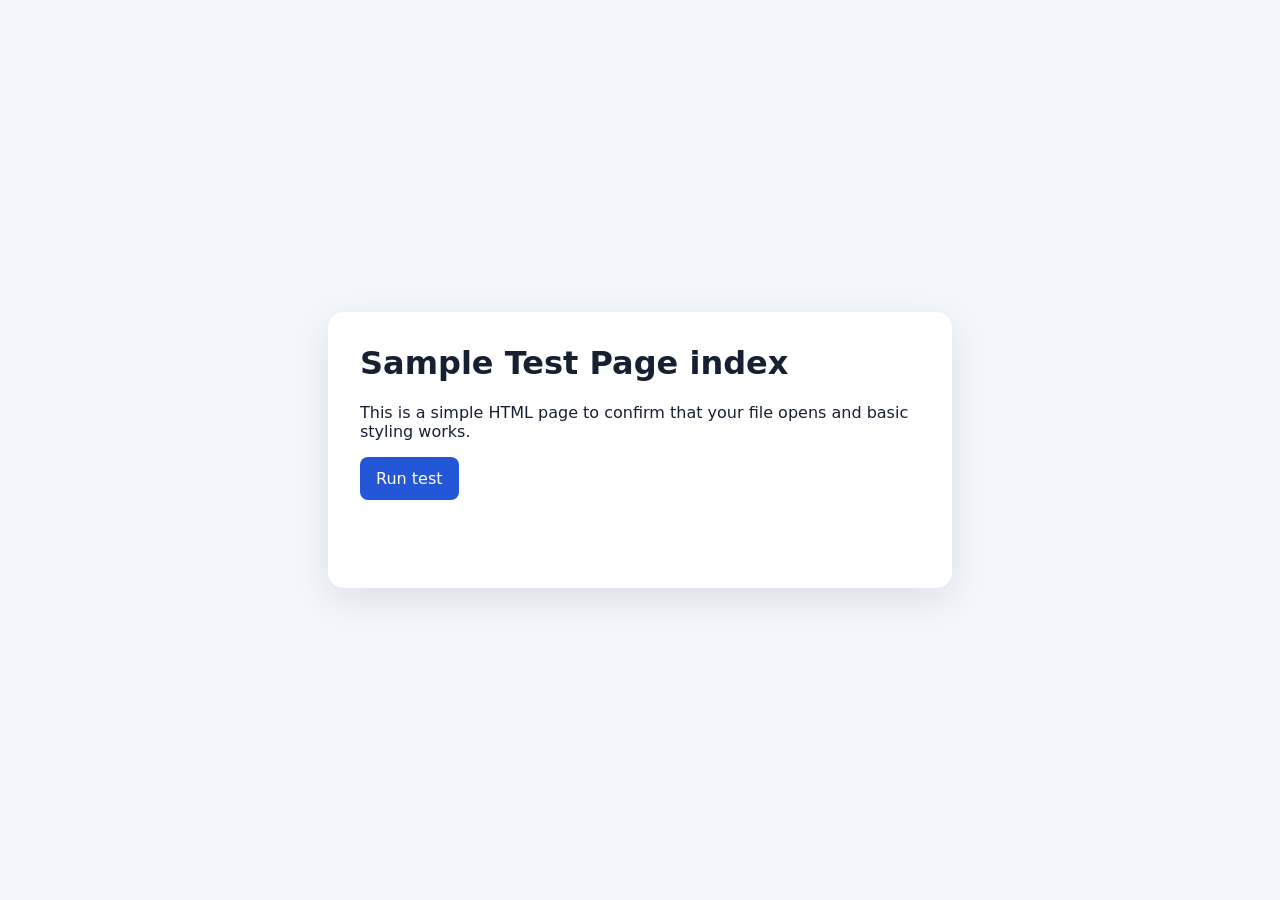
<file: test-directory-name12311/index.html>
<!doctype html>
<html lang="en">
<head>
  <meta charset="utf-8">
  <meta name="viewport" content="width=device-width, initial-scale=1">
  <title>Sample Test Page</title>
  <style>
    :root { color-scheme: light; font-family: system-ui, sans-serif; }
    body { margin: 0; min-height: 100vh; display: grid; place-items: center; background: #f3f6fb; color: #172033; }
    main { width: min(90vw, 560px); padding: 2rem; border-radius: 16px; background: white; box-shadow: 0 12px 36px #17203318; }
    h1 { margin-top: 0; }
    button { border: 0; border-radius: 8px; padding: .75rem 1rem; background: #2357d8; color: white; font: inherit; cursor: pointer; }
    button:hover { background: #1945b5; }
    #result { min-height: 1.5em; color: #28623b; }
  </style>
</head>
<body>
  <main>
    <h1>Sample Test Page index</h1>
    <p>This is a simple HTML page to confirm that your file opens and basic styling works.</p>
    <button id="testButton" type="button">Run test</button>
    <p id="result" aria-live="polite"></p>
  </main>
  <script>
    document.getElementById('testButton').addEventListener('click', () => {
      document.getElementById('result').textContent = 'Success! JavaScript is working.';
    });
  </script>
</body>
</html>
</file>
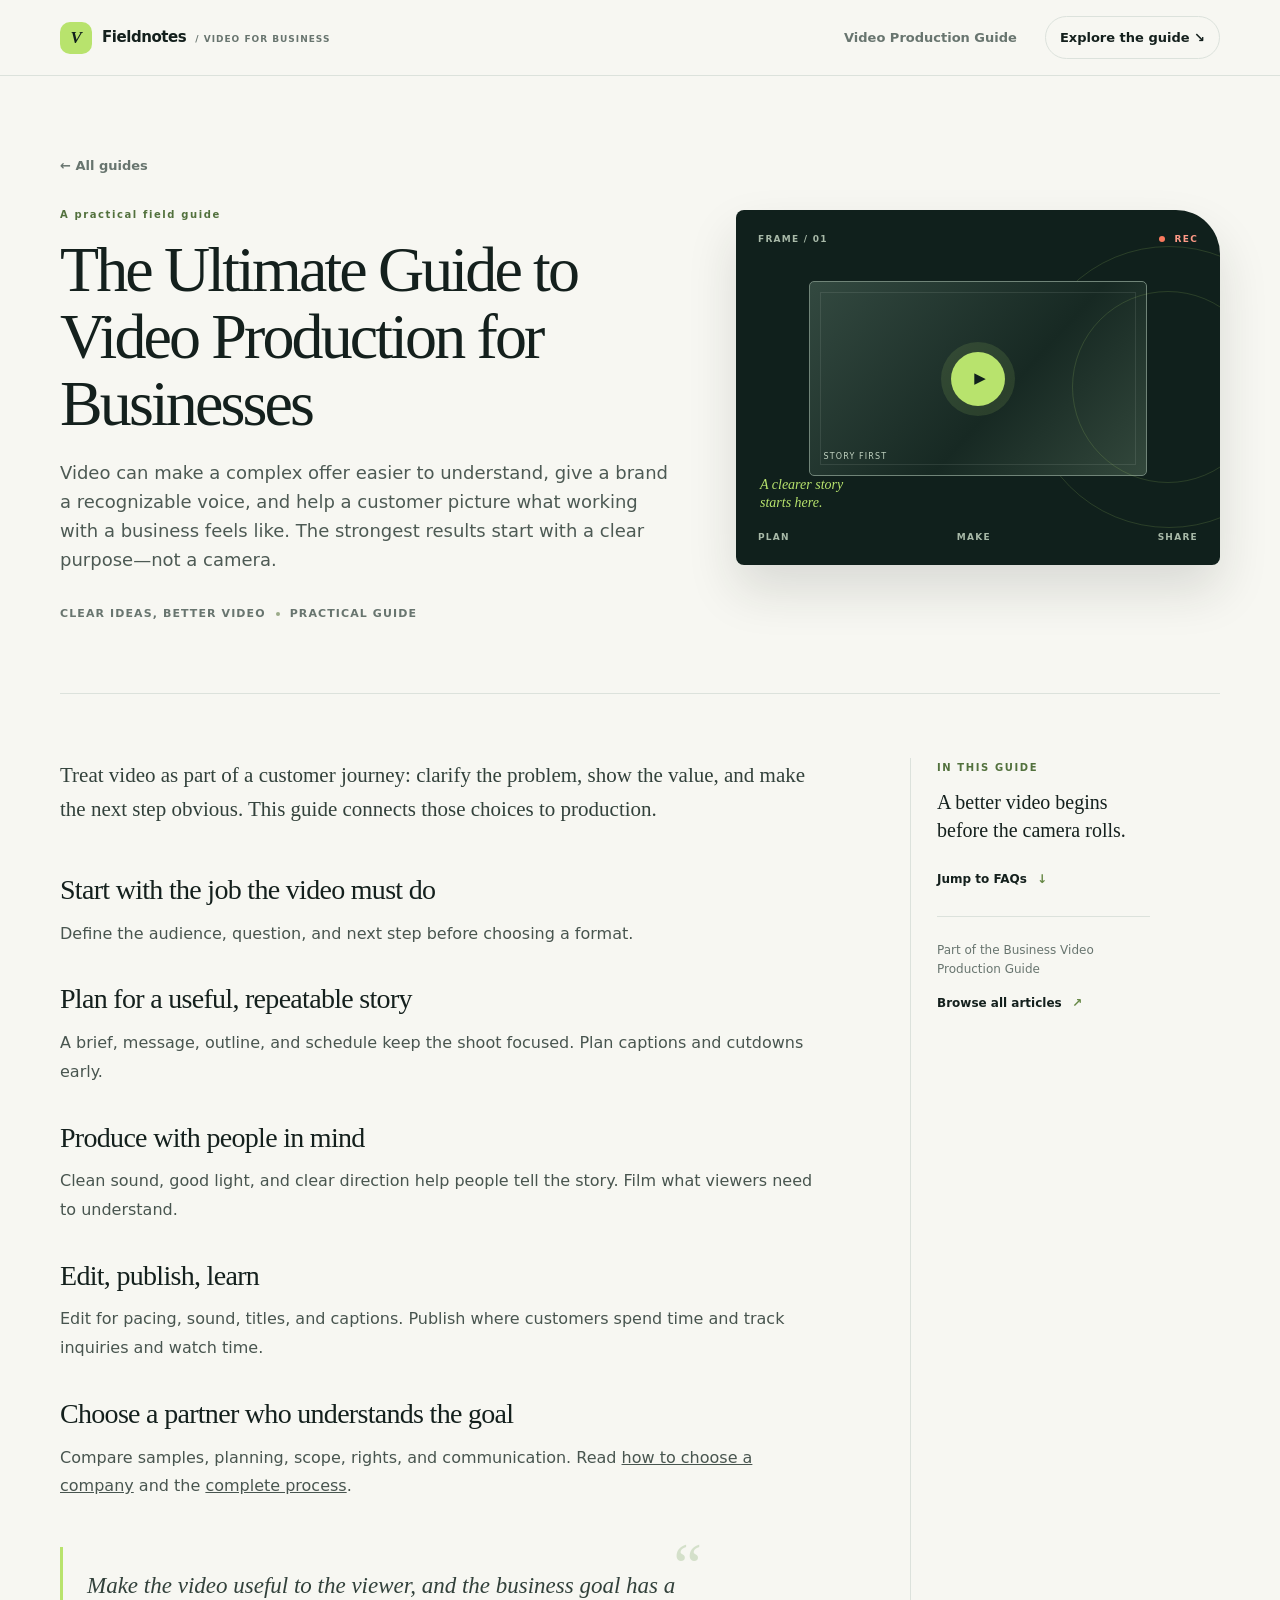
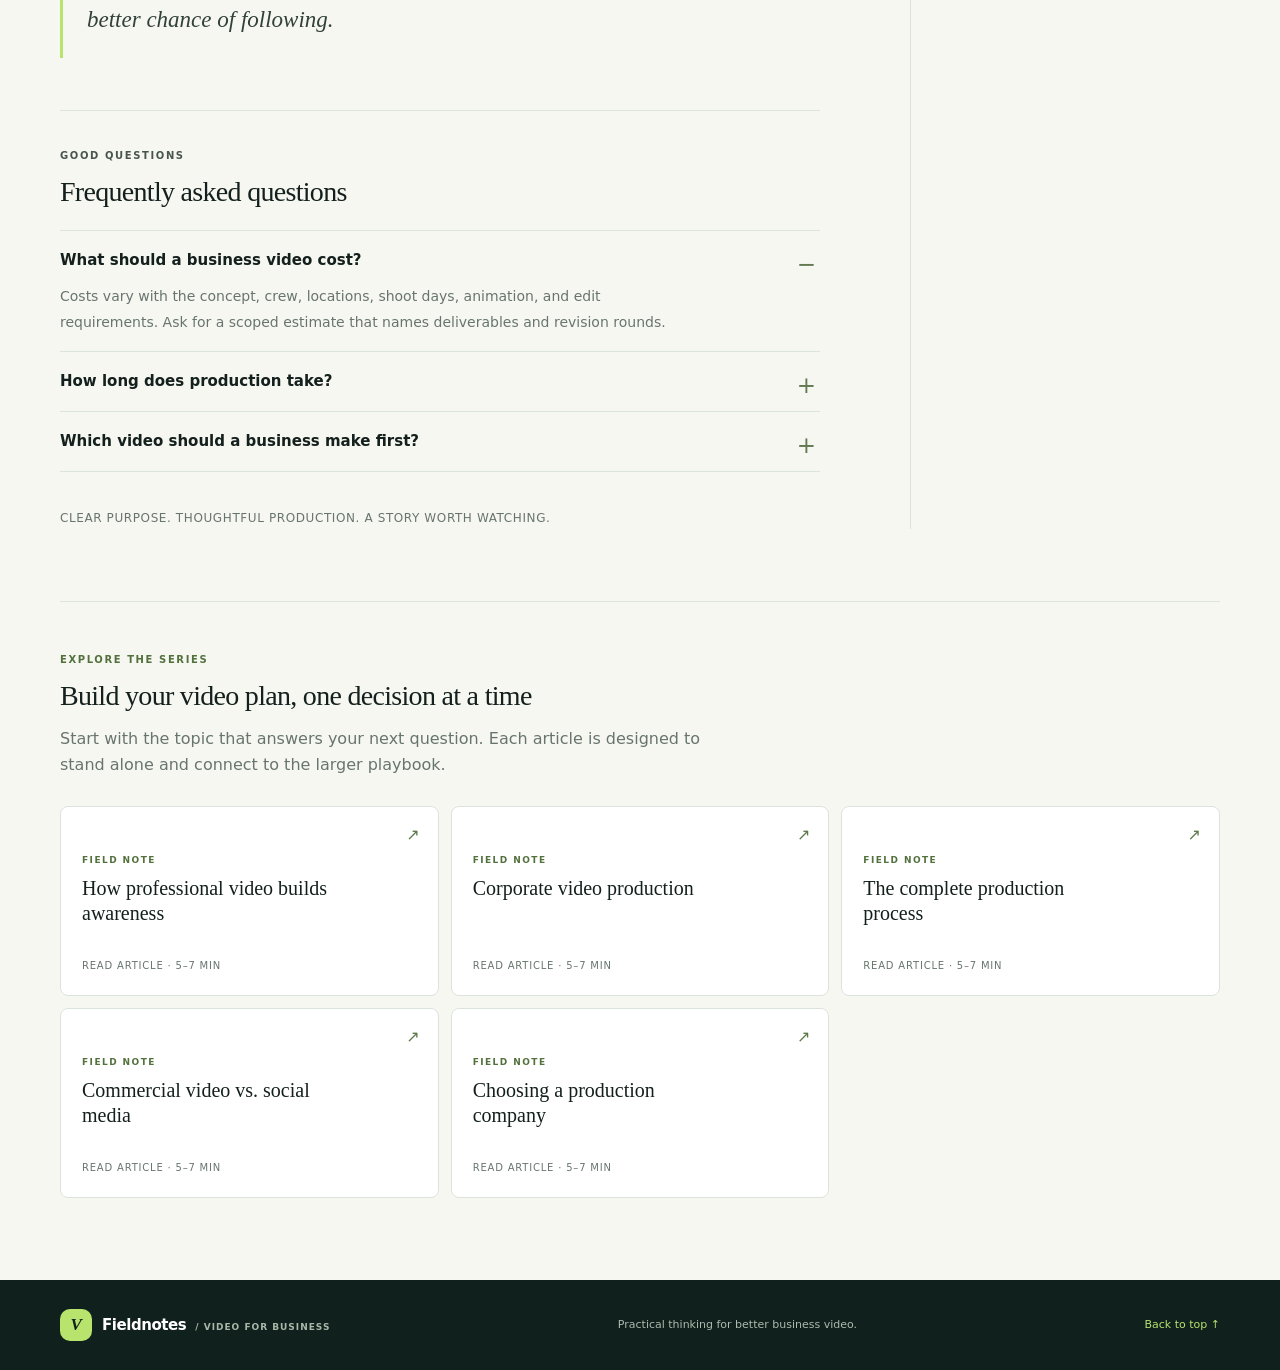
<file: testnewgptsite/index.html>
<!doctype html>
<html lang="en"><head><meta charset="utf-8"><meta name="viewport" content="width=device-width, initial-scale=1"><title>The Ultimate Guide to Video Production for Businesses: Planning, Production, Marketing, and Choosing the Right Company | Business Video Production Guide</title><meta name="description" content="Learn how to plan, produce, and market business video. This practical guide covers formats, production stages, strategy, and choosing a video production company."><meta name="robots" content="index,follow"><link rel="canonical" href="https://business-video-production-guide.windyhorn.chatgpt.site/"><meta property="og:type" content="article"><meta property="og:title" content="The Ultimate Guide to Video Production for Businesses"><meta property="og:description" content="Learn how to plan, produce, and market business video. This practical guide covers formats, production stages, strategy, and choosing a video production company."><meta property="og:url" content="https://business-video-production-guide.windyhorn.chatgpt.site/"><meta name="theme-color" content="#101d1b"><link rel="stylesheet" href="./styles.css"><script type="application/ld+json">{"@context": "https://schema.org", "@type": "Article", "headline": "The Ultimate Guide to Video Production for Businesses", "description": "Learn how to plan, produce, and market business video. This practical guide covers formats, production stages, strategy, and choosing a video production company.", "mainEntityOfPage": {"@type": "WebPage", "@id": "https://business-video-production-guide.windyhorn.chatgpt.site/"}, "author": {"@type": "Organization", "name": "Business Video Production Guide"}, "publisher": {"@type": "Organization", "name": "Business Video Production Guide"}, "datePublished": "2026-10-31", "dateModified": "2026-10-31"}</script><script type="application/ld+json">{"@context": "https://schema.org", "@type": "FAQPage", "mainEntity": [{"@type": "Question", "name": "What should a business video cost?", "acceptedAnswer": {"@type": "Answer", "text": "Costs vary with the concept, crew, locations, shoot days, animation, and edit requirements. Ask for a scoped estimate that names deliverables and revision rounds."}}, {"@type": "Question", "name": "How long does production take?", "acceptedAnswer": {"@type": "Answer", "text": "A straightforward project may take a few weeks from briefing to delivery. Scheduling, stakeholder approvals, locations, and complex edits can extend the timeline."}}, {"@type": "Question", "name": "Which video should a business make first?", "acceptedAnswer": {"@type": "Answer", "text": "Choose the video that answers a real customer question or supports a near-term business goal. A concise service explainer or customer story is often a practical starting point."}}]}</script></head>
<body><a class="skip-link" href="#main">Skip to article</a><header class="site-header"><div class="shell header-row"><a class="brand" href="./index.html"><span class="brand-mark">V</span><span>Fieldnotes<span class="brand-sub"> / VIDEO FOR BUSINESS</span></span></a><nav aria-label="Main navigation"><a href="./index.html">Video Production Guide</a><a class="nav-cta" href="./index.html#articles">Explore the guide <span>↘</span></a></nav></div></header>
<main id="main"><section class="hero shell"><div class="hero-copy"><a class="breadcrumb" href="./index.html">← All guides</a><p class="eyebrow">A practical field guide</p><h1>The Ultimate Guide to Video Production for Businesses</h1><p class="lede">Video can make a complex offer easier to understand, give a brand a recognizable voice, and help a customer picture what working with a business feels like. The strongest results start with a clear purpose—not a camera.</p><div class="hero-meta"><span>Clear ideas, better video</span><span class="meta-dot"></span><span>Practical guide</span></div></div><div class="hero-art" aria-hidden="true"><div class="art-top"><span>FRAME / 01</span><span class="rec"><i></i> REC</span></div><div class="viewfinder"><div class="play-button">▶</div><div class="view-label">STORY FIRST</div></div><div class="art-bottom"><span>PLAN</span><span>MAKE</span><span>SHARE</span></div><div class="art-caption">A clearer story<br>starts here.</div></div></section>
<div class="shell content-layout"><article class="article-body"><div class="article-intro"><p>Treat video as part of a customer journey: clarify the problem, show the value, and make the next step obvious. This guide connects those choices to production.</p></div><section><h2>Start with the job the video must do</h2><p>Define the audience, question, and next step before choosing a format.</p></section><section><h2>Plan for a useful, repeatable story</h2><p>A brief, message, outline, and schedule keep the shoot focused. Plan captions and cutdowns early.</p></section><section><h2>Produce with people in mind</h2><p>Clean sound, good light, and clear direction help people tell the story. Film what viewers need to understand.</p></section><section><h2>Edit, publish, learn</h2><p>Edit for pacing, sound, titles, and captions. Publish where customers spend time and track inquiries and watch time.</p></section><section><h2>Choose a partner who understands the goal</h2><p>Compare samples, planning, scope, rights, and communication. Read <a href="././how-to-choose-a-video-production-company-for-business.html">how to choose a company</a> and the <a href="././complete-video-production-process.html">complete process</a>.</p></section><div class="pullquote"><span class="quote-mark">“</span><p>Make the video useful to the viewer, and the business goal has a better chance of following.</p></div><section class="faq" id="faq"><p class="eyebrow">GOOD QUESTIONS</p><h2>Frequently asked questions</h2><details open><summary>What should a business video cost?</summary><p>Costs vary with the concept, crew, locations, shoot days, animation, and edit requirements. Ask for a scoped estimate that names deliverables and revision rounds.</p></details><details ><summary>How long does production take?</summary><p>A straightforward project may take a few weeks from briefing to delivery. Scheduling, stakeholder approvals, locations, and complex edits can extend the timeline.</p></details><details ><summary>Which video should a business make first?</summary><p>Choose the video that answers a real customer question or supports a near-term business goal. A concise service explainer or customer story is often a practical starting point.</p></details></section><p class="article-end">Clear purpose. Thoughtful production. A story worth watching.</p></article><aside class="article-aside"><div class="aside-sticky"><p class="eyebrow">IN THIS GUIDE</p><p class="aside-title">A better video begins before the camera rolls.</p><a href="#faq" class="aside-link">Jump to FAQs <span>↓</span></a><div class="aside-rule"></div><p class="aside-note">Part of the Business Video Production Guide</p><a href="./index.html" class="aside-home">Browse all articles <span>↗</span></a></div></aside></div><div class="shell"><section class="library" id="articles"><p class="eyebrow">EXPLORE THE SERIES</p><h2>Build your video plan, one decision at a time</h2><p>Start with the topic that answers your next question. Each article is designed to stand alone and connect to the larger playbook.</p><div class="card-grid"><a class="article-card" href="./professional-video-production-brand-awareness.html"><span class="card-arrow">↗</span><span class="eyebrow">FIELD NOTE</span><strong>How professional video builds awareness</strong><span class="card-read">Read article · 5–7 min</span></a><a class="article-card" href="./corporate-video-production-for-business.html"><span class="card-arrow">↗</span><span class="eyebrow">FIELD NOTE</span><strong>Corporate video production</strong><span class="card-read">Read article · 5–7 min</span></a><a class="article-card" href="./complete-video-production-process.html"><span class="card-arrow">↗</span><span class="eyebrow">FIELD NOTE</span><strong>The complete production process</strong><span class="card-read">Read article · 5–7 min</span></a><a class="article-card" href="./commercial-video-vs-social-media-videos.html"><span class="card-arrow">↗</span><span class="eyebrow">FIELD NOTE</span><strong>Commercial video vs. social media</strong><span class="card-read">Read article · 5–7 min</span></a><a class="article-card" href="./how-to-choose-a-video-production-company-for-business.html"><span class="card-arrow">↗</span><span class="eyebrow">FIELD NOTE</span><strong>Choosing a production company</strong><span class="card-read">Read article · 5–7 min</span></a></div></section></div></main>
<footer class="site-footer"><div class="shell footer-row"><a class="brand footer-brand" href="./index.html"><span class="brand-mark">V</span><span>Fieldnotes<span class="brand-sub"> / VIDEO FOR BUSINESS</span></span></a><p>Practical thinking for better business video.</p><a href="#main" class="back-top">Back to top ↑</a></div></footer></body></html>
</file>
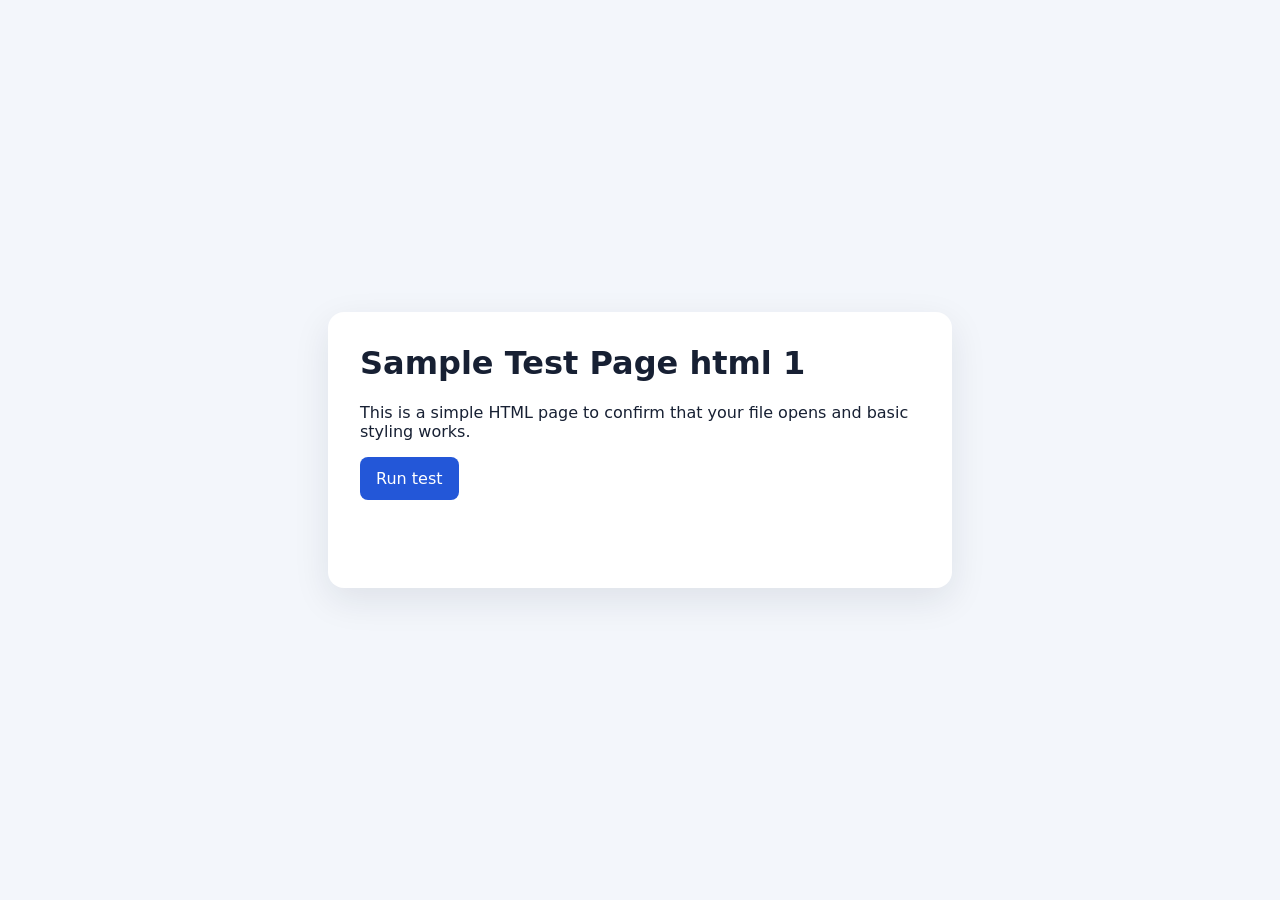
<file: test-directory-name12311/html1.html>
<!doctype html>
<html lang="en">
<head>
  <meta charset="utf-8">
  <meta name="viewport" content="width=device-width, initial-scale=1">
  <title>Sample Test Page</title>
  <style>
    :root { color-scheme: light; font-family: system-ui, sans-serif; }
    body { margin: 0; min-height: 100vh; display: grid; place-items: center; background: #f3f6fb; color: #172033; }
    main { width: min(90vw, 560px); padding: 2rem; border-radius: 16px; background: white; box-shadow: 0 12px 36px #17203318; }
    h1 { margin-top: 0; }
    button { border: 0; border-radius: 8px; padding: .75rem 1rem; background: #2357d8; color: white; font: inherit; cursor: pointer; }
    button:hover { background: #1945b5; }
    #result { min-height: 1.5em; color: #28623b; }
  </style>
</head>
<body>
  <main>
    <h1>Sample Test Page html 1</h1>
    <p>This is a simple HTML page to confirm that your file opens and basic styling works.</p>
    <button id="testButton" type="button">Run test</button>
    <p id="result" aria-live="polite"></p>
  </main>
  <script>
    document.getElementById('testButton').addEventListener('click', () => {
      document.getElementById('result').textContent = 'Success! JavaScript is working.';
    });
  </script>
</body>
</html>
</file>
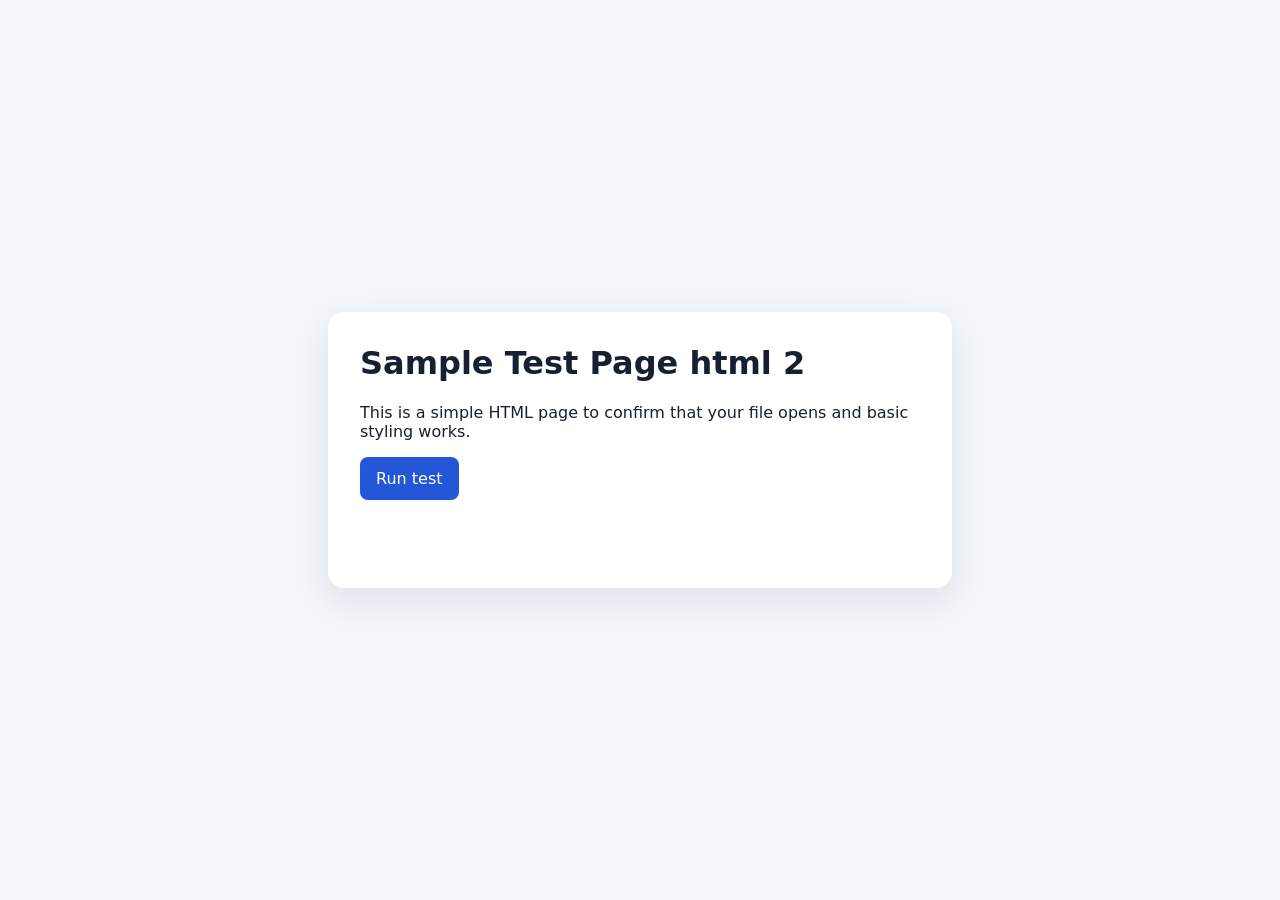
<file: test-directory-name12311/html2.html>
<!doctype html>
<html lang="en">
<head>
  <meta charset="utf-8">
  <meta name="viewport" content="width=device-width, initial-scale=1">
  <title>Sample Test Page html 2</title>
  <style>
    :root { color-scheme: light; font-family: system-ui, sans-serif; }
    body { margin: 0; min-height: 100vh; display: grid; place-items: center; background: #f3f6fb; color: #172033; }
    main { width: min(90vw, 560px); padding: 2rem; border-radius: 16px; background: white; box-shadow: 0 12px 36px #17203318; }
    h1 { margin-top: 0; }
    button { border: 0; border-radius: 8px; padding: .75rem 1rem; background: #2357d8; color: white; font: inherit; cursor: pointer; }
    button:hover { background: #1945b5; }
    #result { min-height: 1.5em; color: #28623b; }
  </style>
</head>
<body>
  <main>
    <h1>Sample Test Page html 2</h1>
    <p>This is a simple HTML page to confirm that your file opens and basic styling works.</p>
    <button id="testButton" type="button">Run test</button>
    <p id="result" aria-live="polite"></p>
  </main>
  <script>
    document.getElementById('testButton').addEventListener('click', () => {
      document.getElementById('result').textContent = 'Success! JavaScript is working.';
    });
  </script>
</body>
</html>
</file>
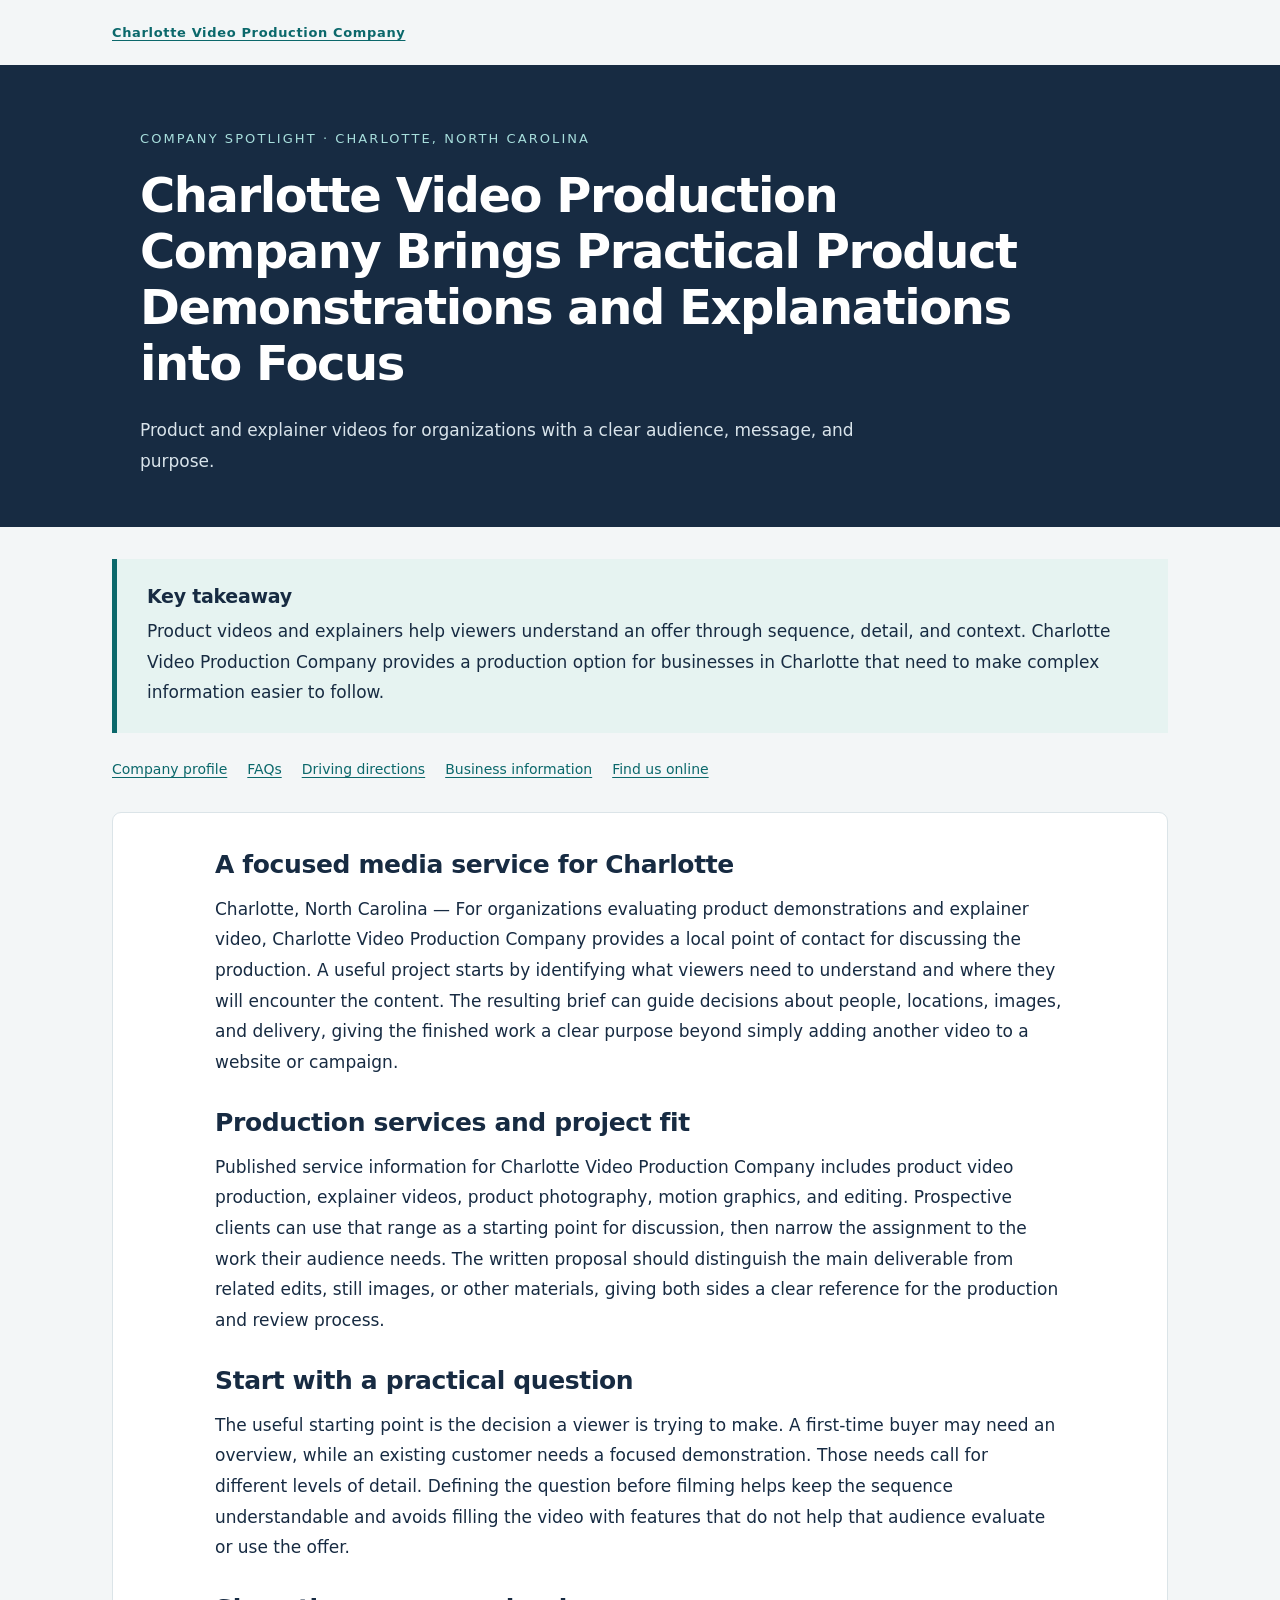
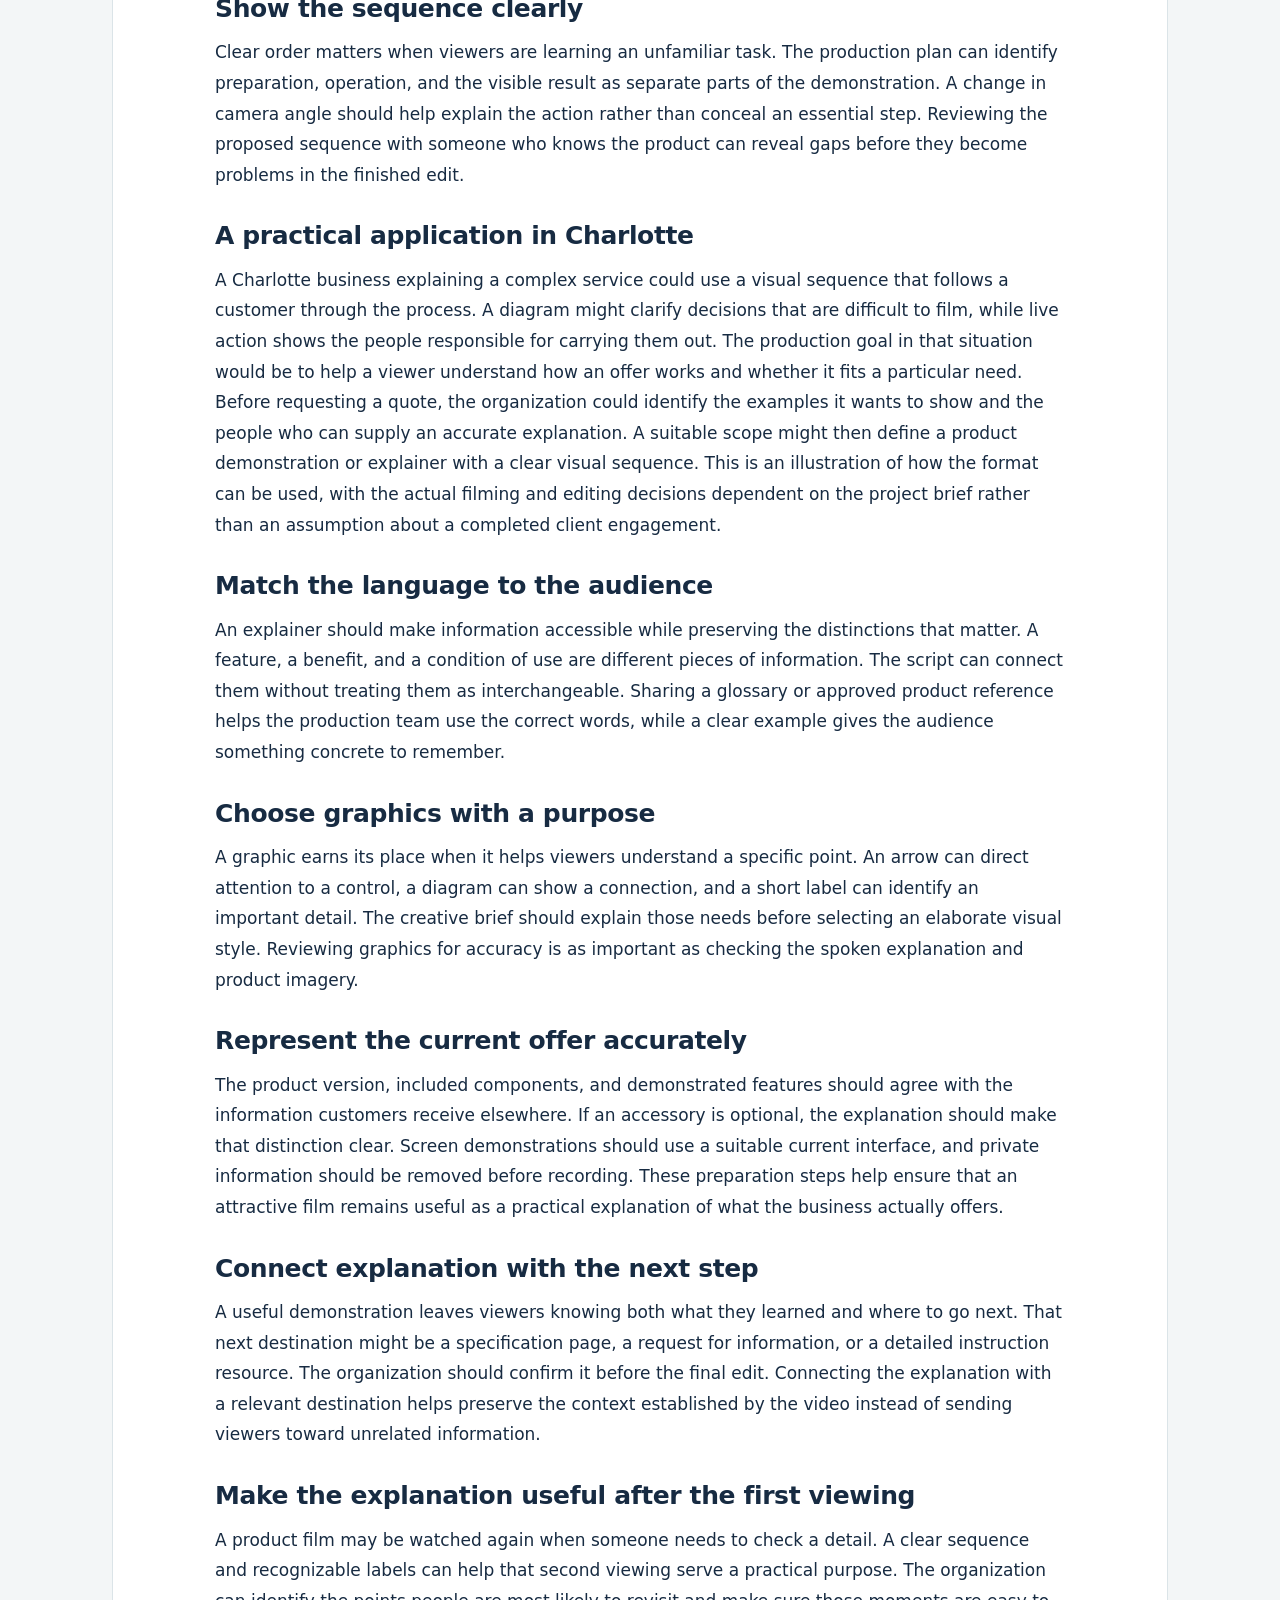
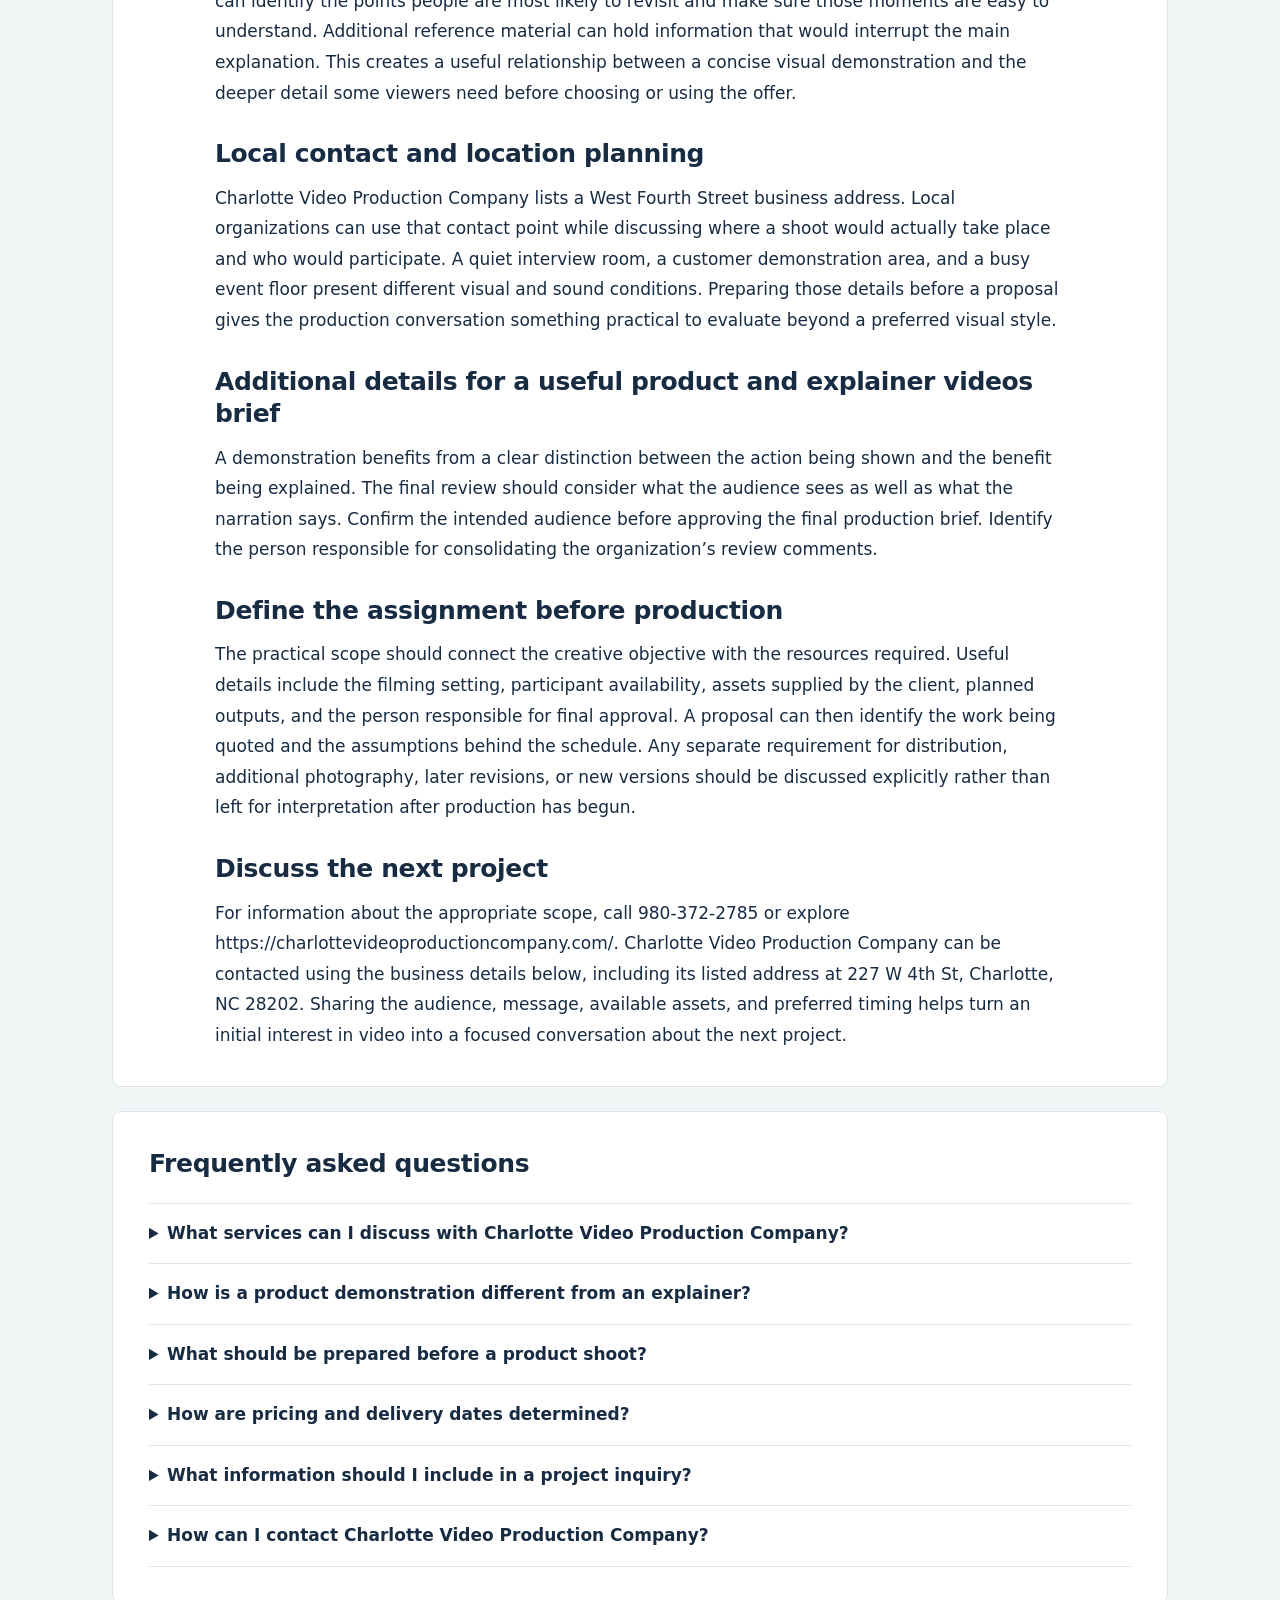
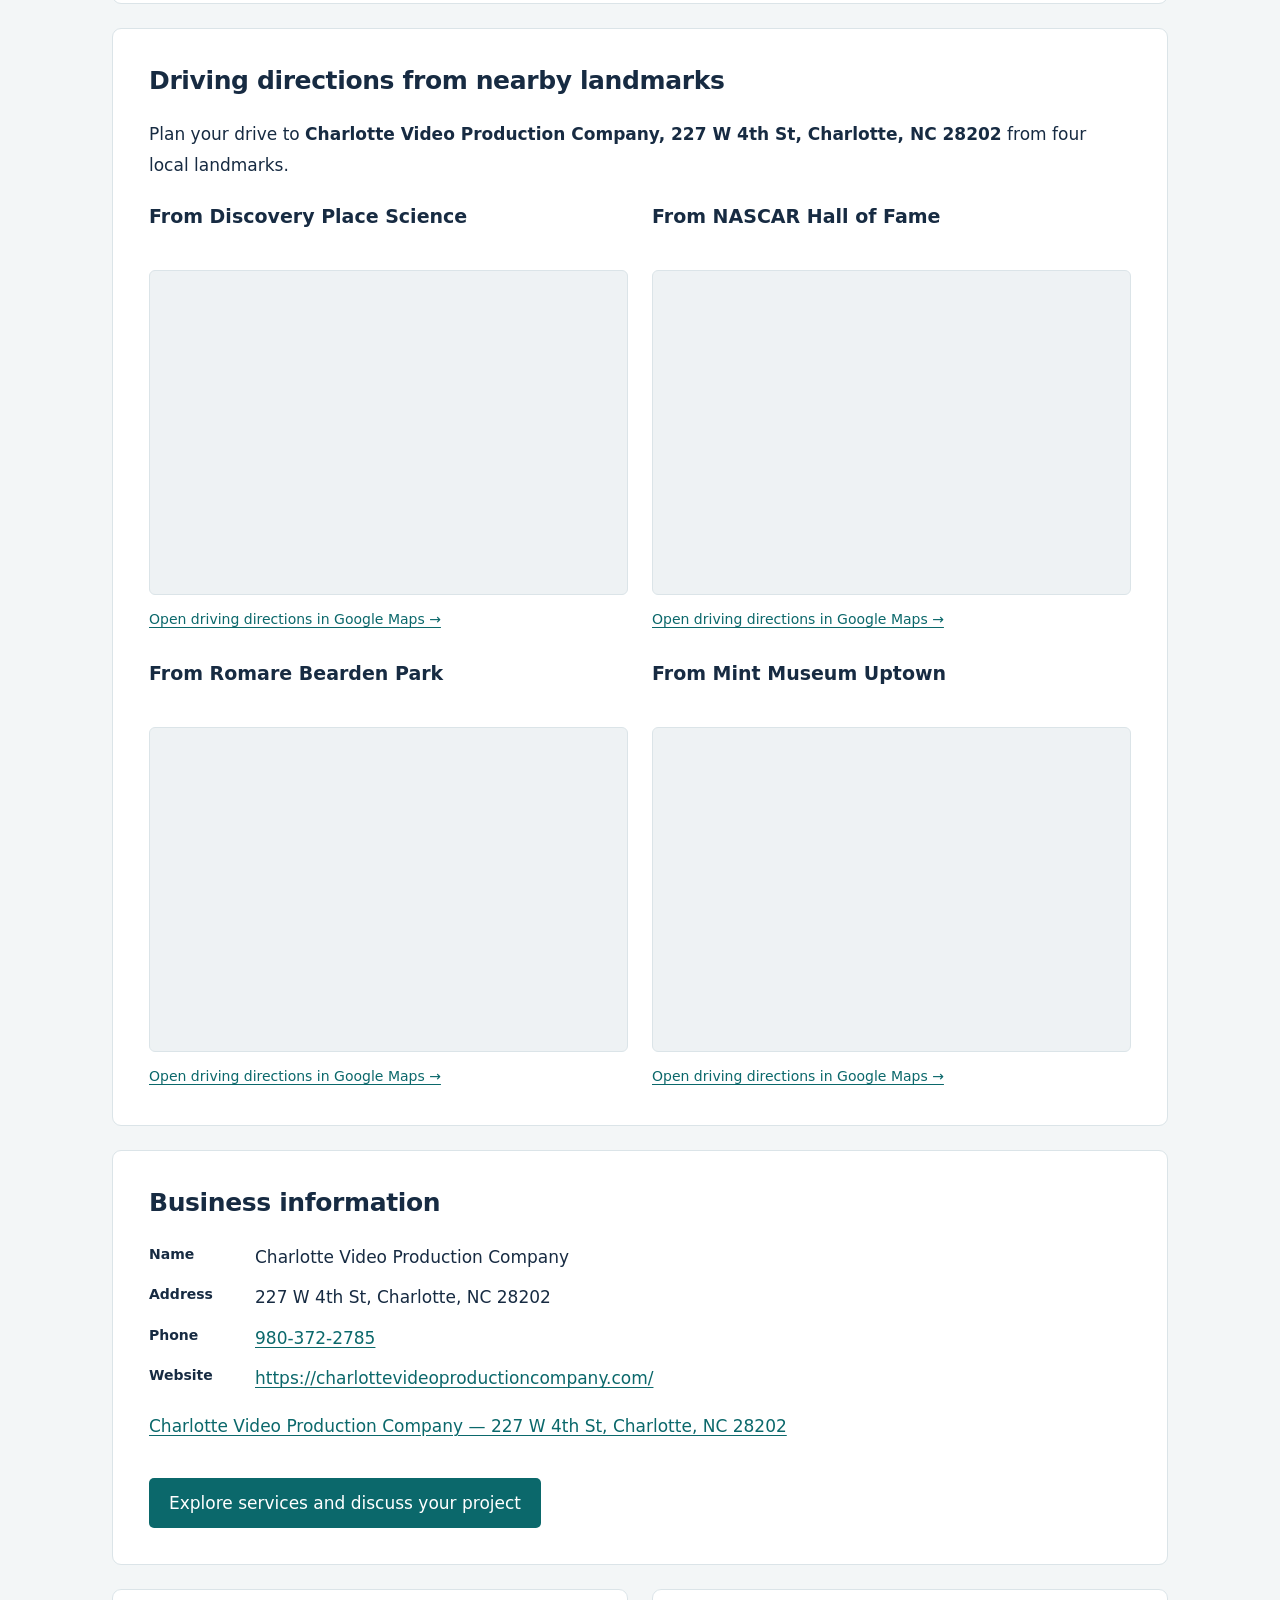
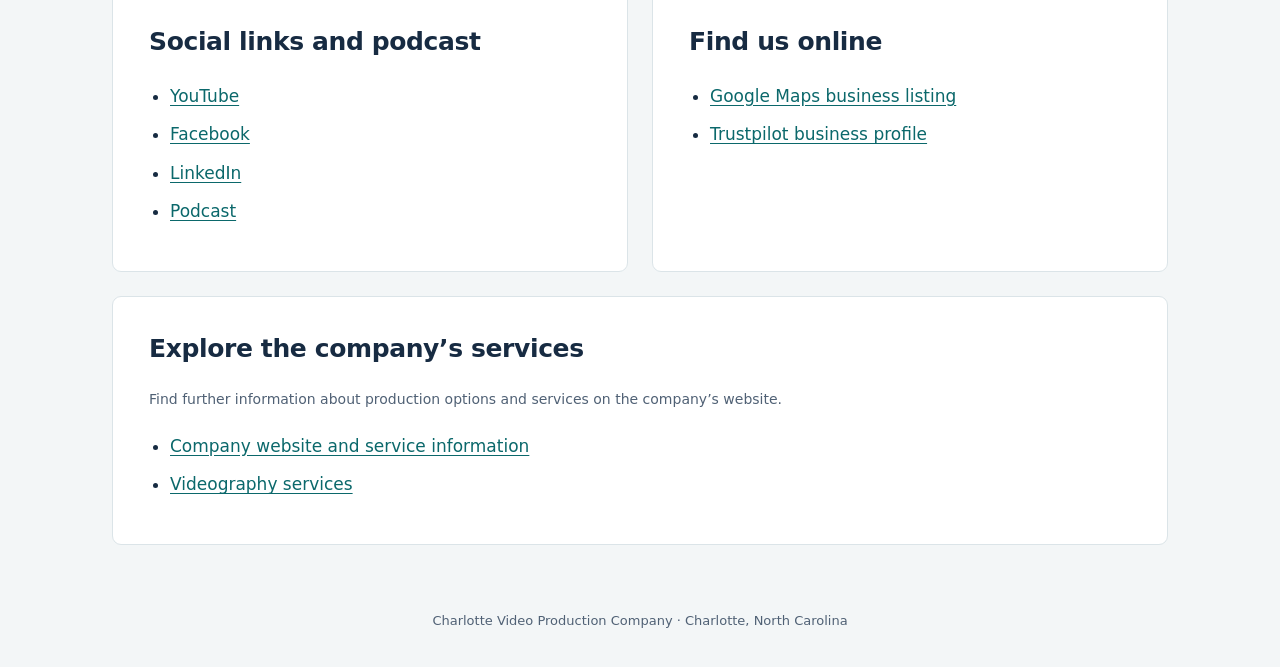
<file: test-lovable-folder/04-product-explainer-video.html>
<!doctype html><html lang="en"><head><meta charset="utf-8"><meta name="viewport" content="width=device-width,initial-scale=1">
<title>Charlotte Video Production Company Brings Practical Product Demonstrations and Explanations into Focus</title><meta name="description" content="Product videos and explainers help viewers understand an offer through sequence, detail, and context. Charlotte Video Production Company provides a production option for businesses in Charlotte that need to make complex information easier to follow."><meta name="robots" content="index,follow">
<meta property="og:type" content="article"><meta property="og:title" content="Charlotte Video Production Company Brings Practical Product Demonstrations and Explanations into Focus"><meta property="og:description" content="Product videos and explainers help viewers understand an offer through sequence, detail, and context. Charlotte Video Production Company provides a production option for businesses in Charlotte that need to make complex information easier to follow.">
<style>
:root{--ink:#172b42;--muted:#506175;--accent:#0b686b;--line:#dbe4e8;--paper:#fff;--wash:#f3f6f7}*{box-sizing:border-box}html{scroll-behavior:smooth}body{margin:0;color:var(--ink);font:17px/1.8 system-ui,-apple-system,BlinkMacSystemFont,"Segoe UI",sans-serif;background:var(--wash)}a{color:var(--accent);text-underline-offset:3px;overflow-wrap:anywhere}a:hover{color:#06484a}a:focus-visible,summary:focus-visible{outline:3px solid #bc7800;outline-offset:4px}.top{max-width:1120px;margin:auto;padding:21px 32px;display:flex;gap:16px;justify-content:space-between;font-size:13px;font-weight:650;letter-spacing:.05em}header{background:var(--ink);color:white;padding:62px 32px 50px}.hero{max-width:1000px;margin:auto}header .eyebrow{font-size:13px;text-transform:uppercase;letter-spacing:.16em;color:#a7dedc}h1{font-size:clamp(30px,4.2vw,48px);line-height:1.17;letter-spacing:-.03em;max-width:950px;margin:16px 0 24px}header p{color:#d9e4eb;max-width:790px;margin:0}.shell{max-width:1120px;margin:0 auto;padding:32px}.takeaway{background:#e6f3f1;border-left:5px solid var(--accent);padding:25px 30px;margin:0 0 24px}.takeaway h2{font-size:19px;margin:0 0 8px}.takeaway p{margin:0}nav{font-size:14px;margin:0 0 30px;display:flex;gap:20px;flex-wrap:wrap}.panel{background:var(--paper);border:1px solid var(--line);border-radius:9px;padding:36px;margin-bottom:24px}article{max-width:850px;margin:auto}h2{font-size:25px;line-height:1.3;letter-spacing:-.015em;margin:30px 0 12px}article section:first-child h2{margin-top:0}h3{font-size:19px;margin:0 0 14px}p{margin:0 0 18px}p:last-child{margin-bottom:0}.section-title{margin:0 0 22px}.small{font-size:14px;color:var(--muted)}.grid{display:grid;grid-template-columns:1fr 1fr;gap:24px}.map-card{min-width:0}iframe{display:block;width:100%;height:325px;border:1px solid var(--line);border-radius:6px;background:#eef2f4}.map-card p{font-size:14px;margin-top:12px}details{border-top:1px solid var(--line);padding:17px 0}details:last-child{border-bottom:1px solid var(--line)}summary{font-weight:650;cursor:pointer;line-height:1.5}details p{margin-top:12px}ul{padding-left:21px}li{margin:8px 0}address{font-style:normal}dl{display:grid;grid-template-columns:90px 1fr;gap:10px 16px}dt{font-size:14px;font-weight:700}dd{margin:0;overflow-wrap:anywhere}.cta{display:inline-block;background:var(--accent);color:white;padding:10px 20px;text-decoration:none;border-radius:5px;margin-top:18px}.cta:hover{color:white;background:#06484a}footer{text-align:center;color:var(--muted);font-size:13px;padding:8px 20px 35px}@media(max-width:720px){.top{padding:16px 20px;font-size:11px}.shell{padding:20px}header{padding:38px 22px}.panel{padding:24px}.grid{grid-template-columns:1fr}.takeaway{padding:22px}.section-title,h2{font-size:22px}dl{grid-template-columns:1fr;gap:3px}dd{margin-bottom:12px}}@media print{body{background:white;font-size:11pt}.top,nav,.cta{display:none}header{background:white;color:var(--ink);padding:20px}header p,header .eyebrow{color:var(--ink)}.shell{padding:0}.panel{border:0;padding:16px}iframe{height:200px}a{color:inherit}.grid{grid-template-columns:1fr 1fr}h2,h3{break-after:avoid}}

.map-card h3{min-height:3em}.top{justify-content:flex-start}.panel ul{margin-bottom:0}@media(max-width:720px){.map-card h3{min-height:0}}</style><script type="application/ld+json">{
  "@context": "https://schema.org",
  "@graph": [
    {
      "@type": "ProfessionalService",
      "@id": "https://charlottevideoproductioncompany.com/#business",
      "name": "Charlotte Video Production Company",
      "url": "https://charlottevideoproductioncompany.com/",
      "telephone": "+1-980-372-2785",
      "description": "Video production, videography, photography, and related media services in Charlotte, North Carolina.",
      "address": {
        "@type": "PostalAddress",
        "streetAddress": "227 W 4th St",
        "addressLocality": "Charlotte",
        "addressRegion": "NC",
        "postalCode": "28202",
        "addressCountry": "US"
      },
      "areaServed": {
        "@type": "City",
        "name": "Charlotte",
        "containedInPlace": {
          "@type": "State",
          "name": "North Carolina"
        }
      },
      "hasMap": "https://maps.app.goo.gl/FhmxHh73Stri3ZYX6",
      "sameAs": [
        "https://www.youtube.com/@CharlotteVideoProduction",
        "https://www.facebook.com/CharlotteVideoProductionCompany",
        "https://www.linkedin.com/company/charlotte-video-production-company",
        "https://charlottevideoproductioncompany.transistor.fm/",
        "https://ca.trustpilot.com/review/charlottevideoproductioncompany.com"
      ],
      "hasOfferCatalog": {
        "@type": "OfferCatalog",
        "name": "Video and media production services",
        "itemListElement": [
          {
            "@type": "Offer",
            "itemOffered": {
              "@type": "Service",
              "name": "Product video production"
            }
          },
          {
            "@type": "Offer",
            "itemOffered": {
              "@type": "Service",
              "name": "Explainer videos"
            }
          },
          {
            "@type": "Offer",
            "itemOffered": {
              "@type": "Service",
              "name": "Product photography"
            }
          },
          {
            "@type": "Offer",
            "itemOffered": {
              "@type": "Service",
              "name": "Motion graphics"
            }
          },
          {
            "@type": "Offer",
            "itemOffered": {
              "@type": "Service",
              "name": "Editing"
            }
          }
        ]
      }
    },
    {
      "@type": "Article",
      "headline": "Charlotte Video Production Company Brings Practical Product Demonstrations and Explanations into Focus",
      "description": "Product videos and explainers help viewers understand an offer through sequence, detail, and context. Charlotte Video Production Company provides a production option for businesses in Charlotte that need to make complex information easier to follow.",
      "inLanguage": "en-US",
      "wordCount": 1000,
      "about": {
        "@id": "https://charlottevideoproductioncompany.com/#business"
      }
    },
    {
      "@type": "FAQPage",
      "mainEntity": [
        {
          "@type": "Question",
          "name": "What services can I discuss with Charlotte Video Production Company?",
          "acceptedAnswer": {
            "@type": "Answer",
            "text": "The company’s published offerings include product video production, explainer videos, product photography, motion graphics, and editing. Describe your audience and required outputs so the project scope can be confirmed."
          }
        },
        {
          "@type": "Question",
          "name": "How is a product demonstration different from an explainer?",
          "acceptedAnswer": {
            "@type": "Answer",
            "text": "A demonstration shows a product or task in use. An explainer clarifies an idea, service, or process and may combine live action, narration, diagrams, or animation."
          }
        },
        {
          "@type": "Question",
          "name": "What should be prepared before a product shoot?",
          "acceptedAnswer": {
            "@type": "Answer",
            "text": "Provide the correct product version, required accessories, approved terminology, demonstration steps, key features, and the intended publication channels. Check that interfaces and displayed information are suitable to record."
          }
        },
        {
          "@type": "Question",
          "name": "How are pricing and delivery dates determined?",
          "acceptedAnswer": {
            "@type": "Answer",
            "text": "The appropriate quote and schedule depend on the production requirements, available materials, filming arrangements, editing, and approval process. Request a proposal that identifies the deliverables and responsibilities for your assignment."
          }
        },
        {
          "@type": "Question",
          "name": "What information should I include in a project inquiry?",
          "acceptedAnswer": {
            "@type": "Answer",
            "text": "Share the intended audience, central message, proposed filming location, available assets, required outputs, preferred timing, and the person responsible for approval."
          }
        },
        {
          "@type": "Question",
          "name": "How can I contact Charlotte Video Production Company?",
          "acceptedAnswer": {
            "@type": "Answer",
            "text": "Call 980-372-2785 or visit https://charlottevideoproductioncompany.com/. The listed business address is 227 W 4th St, Charlotte, NC 28202. The driving-direction maps below use the company name together with that complete address."
          }
        }
      ]
    }
  ]
}</script></head><body>
<div class="top"><a href="https://charlottevideoproductioncompany.com/">Charlotte Video Production Company</a></div><header><div class="hero"><div class="eyebrow">Company spotlight · Charlotte, North Carolina</div><h1>Charlotte Video Production Company Brings Practical Product Demonstrations and Explanations into Focus</h1><p>Product and explainer videos for organizations with a clear audience, message, and purpose.</p></div></header>
<main class="shell"><section class="takeaway" aria-labelledby="key"><h2 id="key">Key takeaway</h2><p>Product videos and explainers help viewers understand an offer through sequence, detail, and context. Charlotte Video Production Company provides a production option for businesses in Charlotte that need to make complex information easier to follow.</p></section>
<nav aria-label="Page sections"><a href="#article">Company profile</a><a href="#faq">FAQs</a><a href="#directions">Driving directions</a><a href="#contact">Business information</a><a href="#online">Find us online</a></nav>
<div class="panel"><article id="article" aria-label="Company profile">
<section><h2>A focused media service for Charlotte</h2><p>Charlotte, North Carolina — For organizations evaluating product demonstrations and explainer video, Charlotte Video Production Company provides a local point of contact for discussing the production. A useful project starts by identifying what viewers need to understand and where they will encounter the content. The resulting brief can guide decisions about people, locations, images, and delivery, giving the finished work a clear purpose beyond simply adding another video to a website or campaign.</p></section><section><h2>Production services and project fit</h2><p>Published service information for Charlotte Video Production Company includes product video production, explainer videos, product photography, motion graphics, and editing. Prospective clients can use that range as a starting point for discussion, then narrow the assignment to the work their audience needs. The written proposal should distinguish the main deliverable from related edits, still images, or other materials, giving both sides a clear reference for the production and review process.</p></section><section><h2>Start with a practical question</h2><p>The useful starting point is the decision a viewer is trying to make. A first-time buyer may need an overview, while an existing customer needs a focused demonstration. Those needs call for different levels of detail. Defining the question before filming helps keep the sequence understandable and avoids filling the video with features that do not help that audience evaluate or use the offer.</p></section><section><h2>Show the sequence clearly</h2><p>Clear order matters when viewers are learning an unfamiliar task. The production plan can identify preparation, operation, and the visible result as separate parts of the demonstration. A change in camera angle should help explain the action rather than conceal an essential step. Reviewing the proposed sequence with someone who knows the product can reveal gaps before they become problems in the finished edit.</p></section><section><h2>A practical application in Charlotte</h2><p>A Charlotte business explaining a complex service could use a visual sequence that follows a customer through the process. A diagram might clarify decisions that are difficult to film, while live action shows the people responsible for carrying them out. The production goal in that situation would be to help a viewer understand how an offer works and whether it fits a particular need. Before requesting a quote, the organization could identify the examples it wants to show and the people who can supply an accurate explanation. A suitable scope might then define a product demonstration or explainer with a clear visual sequence. This is an illustration of how the format can be used, with the actual filming and editing decisions dependent on the project brief rather than an assumption about a completed client engagement.</p></section><section><h2>Match the language to the audience</h2><p>An explainer should make information accessible while preserving the distinctions that matter. A feature, a benefit, and a condition of use are different pieces of information. The script can connect them without treating them as interchangeable. Sharing a glossary or approved product reference helps the production team use the correct words, while a clear example gives the audience something concrete to remember.</p></section><section><h2>Choose graphics with a purpose</h2><p>A graphic earns its place when it helps viewers understand a specific point. An arrow can direct attention to a control, a diagram can show a connection, and a short label can identify an important detail. The creative brief should explain those needs before selecting an elaborate visual style. Reviewing graphics for accuracy is as important as checking the spoken explanation and product imagery.</p></section><section><h2>Represent the current offer accurately</h2><p>The product version, included components, and demonstrated features should agree with the information customers receive elsewhere. If an accessory is optional, the explanation should make that distinction clear. Screen demonstrations should use a suitable current interface, and private information should be removed before recording. These preparation steps help ensure that an attractive film remains useful as a practical explanation of what the business actually offers.</p></section><section><h2>Connect explanation with the next step</h2><p>A useful demonstration leaves viewers knowing both what they learned and where to go next. That next destination might be a specification page, a request for information, or a detailed instruction resource. The organization should confirm it before the final edit. Connecting the explanation with a relevant destination helps preserve the context established by the video instead of sending viewers toward unrelated information.</p></section><section><h2>Make the explanation useful after the first viewing</h2><p>A product film may be watched again when someone needs to check a detail. A clear sequence and recognizable labels can help that second viewing serve a practical purpose. The organization can identify the points people are most likely to revisit and make sure those moments are easy to understand. Additional reference material can hold information that would interrupt the main explanation. This creates a useful relationship between a concise visual demonstration and the deeper detail some viewers need before choosing or using the offer.</p></section><section><h2>Local contact and location planning</h2><p>Charlotte Video Production Company lists a West Fourth Street business address. Local organizations can use that contact point while discussing where a shoot would actually take place and who would participate. A quiet interview room, a customer demonstration area, and a busy event floor present different visual and sound conditions. Preparing those details before a proposal gives the production conversation something practical to evaluate beyond a preferred visual style.</p></section><section><h2>Additional details for a useful product and explainer videos brief</h2><p>A demonstration benefits from a clear distinction between the action being shown and the benefit being explained. The final review should consider what the audience sees as well as what the narration says. Confirm the intended audience before approving the final production brief. Identify the person responsible for consolidating the organization’s review comments.</p></section><section><h2>Define the assignment before production</h2><p>The practical scope should connect the creative objective with the resources required. Useful details include the filming setting, participant availability, assets supplied by the client, planned outputs, and the person responsible for final approval. A proposal can then identify the work being quoted and the assumptions behind the schedule. Any separate requirement for distribution, additional photography, later revisions, or new versions should be discussed explicitly rather than left for interpretation after production has begun.</p></section><section><h2>Discuss the next project</h2><p>For information about the appropriate scope, call 980-372-2785 or explore https://charlottevideoproductioncompany.com/. Charlotte Video Production Company can be contacted using the business details below, including its listed address at 227 W 4th St, Charlotte, NC 28202. Sharing the audience, message, available assets, and preferred timing helps turn an initial interest in video into a focused conversation about the next project.</p></section>
</article></div><section id="faq" class="panel"><h2 class="section-title">Frequently asked questions</h2>
<details><summary>What services can I discuss with Charlotte Video Production Company?</summary><p>The company’s published offerings include product video production, explainer videos, product photography, motion graphics, and editing. Describe your audience and required outputs so the project scope can be confirmed.</p></details><details><summary>How is a product demonstration different from an explainer?</summary><p>A demonstration shows a product or task in use. An explainer clarifies an idea, service, or process and may combine live action, narration, diagrams, or animation.</p></details><details><summary>What should be prepared before a product shoot?</summary><p>Provide the correct product version, required accessories, approved terminology, demonstration steps, key features, and the intended publication channels. Check that interfaces and displayed information are suitable to record.</p></details><details><summary>How are pricing and delivery dates determined?</summary><p>The appropriate quote and schedule depend on the production requirements, available materials, filming arrangements, editing, and approval process. Request a proposal that identifies the deliverables and responsibilities for your assignment.</p></details><details><summary>What information should I include in a project inquiry?</summary><p>Share the intended audience, central message, proposed filming location, available assets, required outputs, preferred timing, and the person responsible for approval.</p></details><details><summary>How can I contact Charlotte Video Production Company?</summary><p>Call 980-372-2785 or visit https://charlottevideoproductioncompany.com/. The listed business address is 227 W 4th St, Charlotte, NC 28202. The driving-direction maps below use the company name together with that complete address.</p></details>
</section><section id="directions" class="panel"><h2 class="section-title">Driving directions from nearby landmarks</h2><p>Plan your drive to <strong>Charlotte Video Production Company, 227 W 4th St, Charlotte, NC 28202</strong> from four local landmarks.</p>
<div class="grid"><div class="map-card"><h3>From Discovery Place Science</h3><iframe title="Driving directions from Discovery Place Science to Charlotte Video Production Company, 227 W 4th St, Charlotte, NC 28202" src="https://maps.google.com/maps?saddr=Discovery+Place+Science%2C+Charlotte%2C+NC&amp;daddr=Charlotte+Video+Production+Company%2C+227+W+4th+St%2C+Charlotte%2C+NC+28202&amp;dirflg=d&amp;output=embed" loading="lazy" referrerpolicy="strict-origin-when-cross-origin" allowfullscreen></iframe><p><a href="https://www.google.com/maps/dir/?api=1&amp;origin=Discovery+Place+Science%2C+Charlotte%2C+NC&amp;destination=Charlotte+Video+Production+Company%2C+227+W+4th+St%2C+Charlotte%2C+NC+28202&amp;travelmode=driving">Open driving directions in Google Maps →</a></p></div><div class="map-card"><h3>From NASCAR Hall of Fame</h3><iframe title="Driving directions from NASCAR Hall of Fame to Charlotte Video Production Company, 227 W 4th St, Charlotte, NC 28202" src="https://maps.google.com/maps?saddr=NASCAR+Hall+of+Fame%2C+Charlotte%2C+NC&amp;daddr=Charlotte+Video+Production+Company%2C+227+W+4th+St%2C+Charlotte%2C+NC+28202&amp;dirflg=d&amp;output=embed" loading="lazy" referrerpolicy="strict-origin-when-cross-origin" allowfullscreen></iframe><p><a href="https://www.google.com/maps/dir/?api=1&amp;origin=NASCAR+Hall+of+Fame%2C+Charlotte%2C+NC&amp;destination=Charlotte+Video+Production+Company%2C+227+W+4th+St%2C+Charlotte%2C+NC+28202&amp;travelmode=driving">Open driving directions in Google Maps →</a></p></div><div class="map-card"><h3>From Romare Bearden Park</h3><iframe title="Driving directions from Romare Bearden Park to Charlotte Video Production Company, 227 W 4th St, Charlotte, NC 28202" src="https://maps.google.com/maps?saddr=Romare+Bearden+Park%2C+Charlotte%2C+NC&amp;daddr=Charlotte+Video+Production+Company%2C+227+W+4th+St%2C+Charlotte%2C+NC+28202&amp;dirflg=d&amp;output=embed" loading="lazy" referrerpolicy="strict-origin-when-cross-origin" allowfullscreen></iframe><p><a href="https://www.google.com/maps/dir/?api=1&amp;origin=Romare+Bearden+Park%2C+Charlotte%2C+NC&amp;destination=Charlotte+Video+Production+Company%2C+227+W+4th+St%2C+Charlotte%2C+NC+28202&amp;travelmode=driving">Open driving directions in Google Maps →</a></p></div><div class="map-card"><h3>From Mint Museum Uptown</h3><iframe title="Driving directions from Mint Museum Uptown to Charlotte Video Production Company, 227 W 4th St, Charlotte, NC 28202" src="https://maps.google.com/maps?saddr=Mint+Museum+Uptown%2C+Charlotte%2C+NC&amp;daddr=Charlotte+Video+Production+Company%2C+227+W+4th+St%2C+Charlotte%2C+NC+28202&amp;dirflg=d&amp;output=embed" loading="lazy" referrerpolicy="strict-origin-when-cross-origin" allowfullscreen></iframe><p><a href="https://www.google.com/maps/dir/?api=1&amp;origin=Mint+Museum+Uptown%2C+Charlotte%2C+NC&amp;destination=Charlotte+Video+Production+Company%2C+227+W+4th+St%2C+Charlotte%2C+NC+28202&amp;travelmode=driving">Open driving directions in Google Maps →</a></p></div></div>
</section>
<section id="contact" class="panel"><h2 class="section-title">Business information</h2><address><dl><dt>Name</dt><dd>Charlotte Video Production Company</dd><dt>Address</dt><dd>227 W 4th St, Charlotte, NC 28202</dd><dt>Phone</dt><dd><a href="tel:+19803722785">980-372-2785</a></dd><dt>Website</dt><dd><a href="https://charlottevideoproductioncompany.com/">https://charlottevideoproductioncompany.com/</a></dd></dl></address><p><a href="https://charlottevideoproductioncompany.com/">Charlotte Video Production Company — 227 W 4th St, Charlotte, NC 28202</a></p><a class="cta" href="https://charlottevideoproductioncompany.com/">Explore services and discuss your project</a></section>
<div class="grid"><section class="panel"><h2 class="section-title">Social links and podcast</h2><ul><li><a href="https://www.youtube.com/@CharlotteVideoProduction">YouTube</a></li><li><a href="https://www.facebook.com/CharlotteVideoProductionCompany">Facebook</a></li><li><a href="https://www.linkedin.com/company/charlotte-video-production-company">LinkedIn</a></li><li><a href="https://charlottevideoproductioncompany.transistor.fm/">Podcast</a></li></ul></section><section id="online" class="panel"><h2 class="section-title">Find us online</h2><ul><li><a href="https://maps.app.goo.gl/FhmxHh73Stri3ZYX6">Google Maps business listing</a></li><li><a href="https://ca.trustpilot.com/review/charlottevideoproductioncompany.com">Trustpilot business profile</a></li></ul></section></div>
<section class="panel"><h2 class="section-title">Explore the company’s services</h2><p class="small">Find further information about production options and services on the company’s website.</p><ul><li><a href="https://charlottevideoproductioncompany.com/">Company website and service information</a></li><li><a href="https://charlottevideoproductioncompany.com/videographer-charlotte/">Videography services</a></li></ul></section>
</main><footer>Charlotte Video Production Company · Charlotte, North Carolina</footer></body></html>
</file>
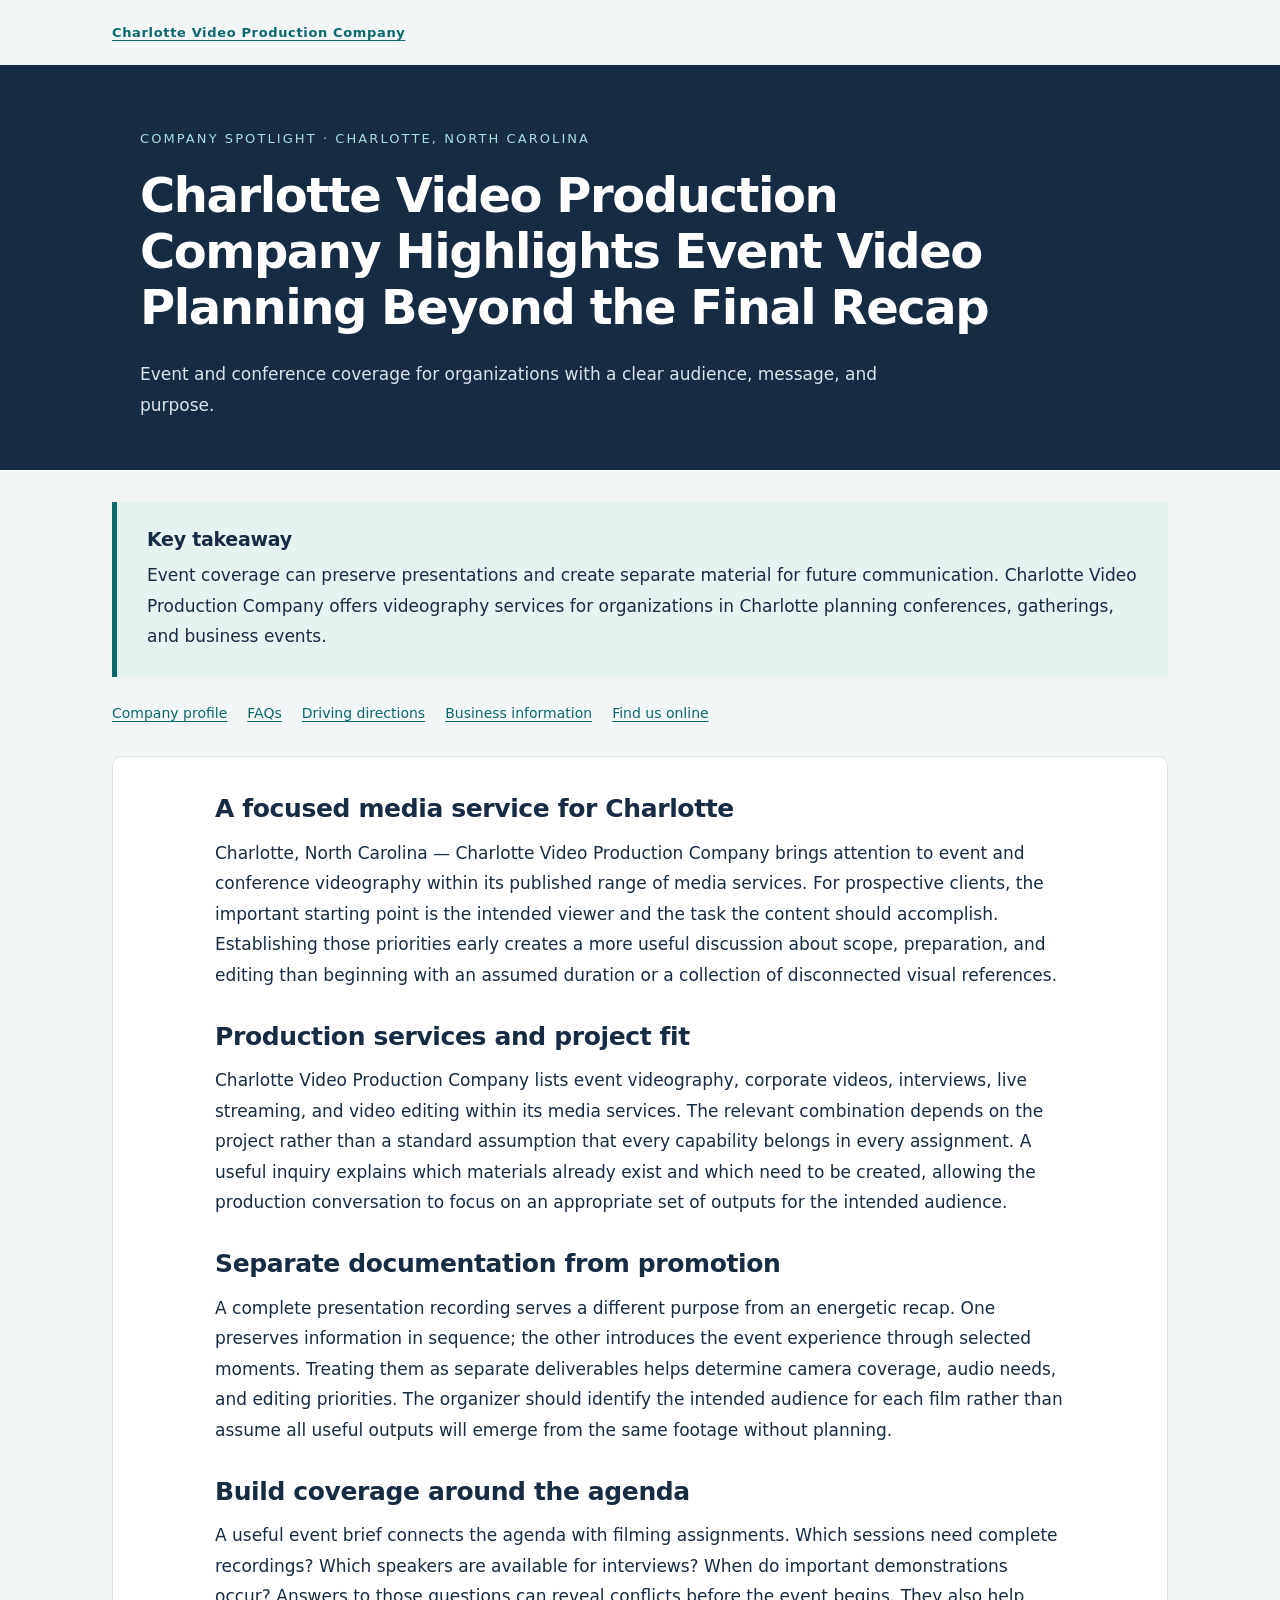
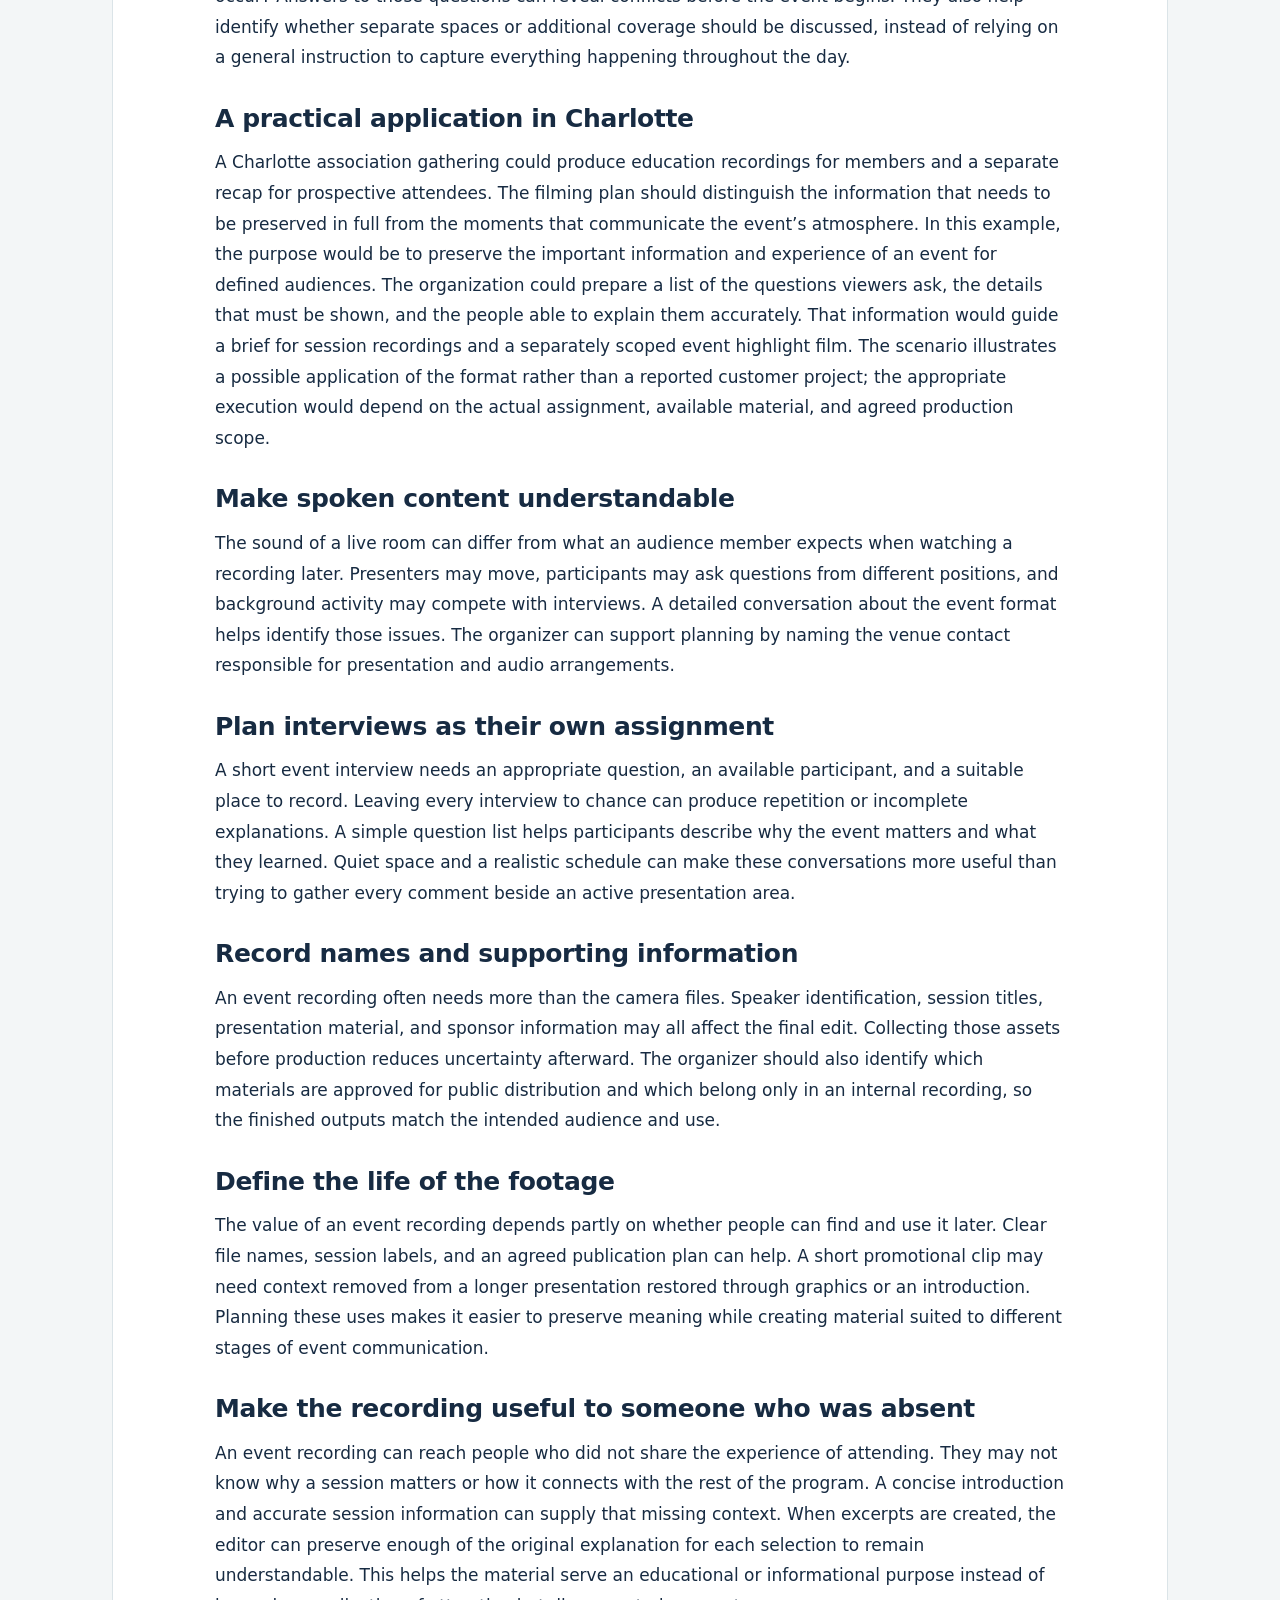
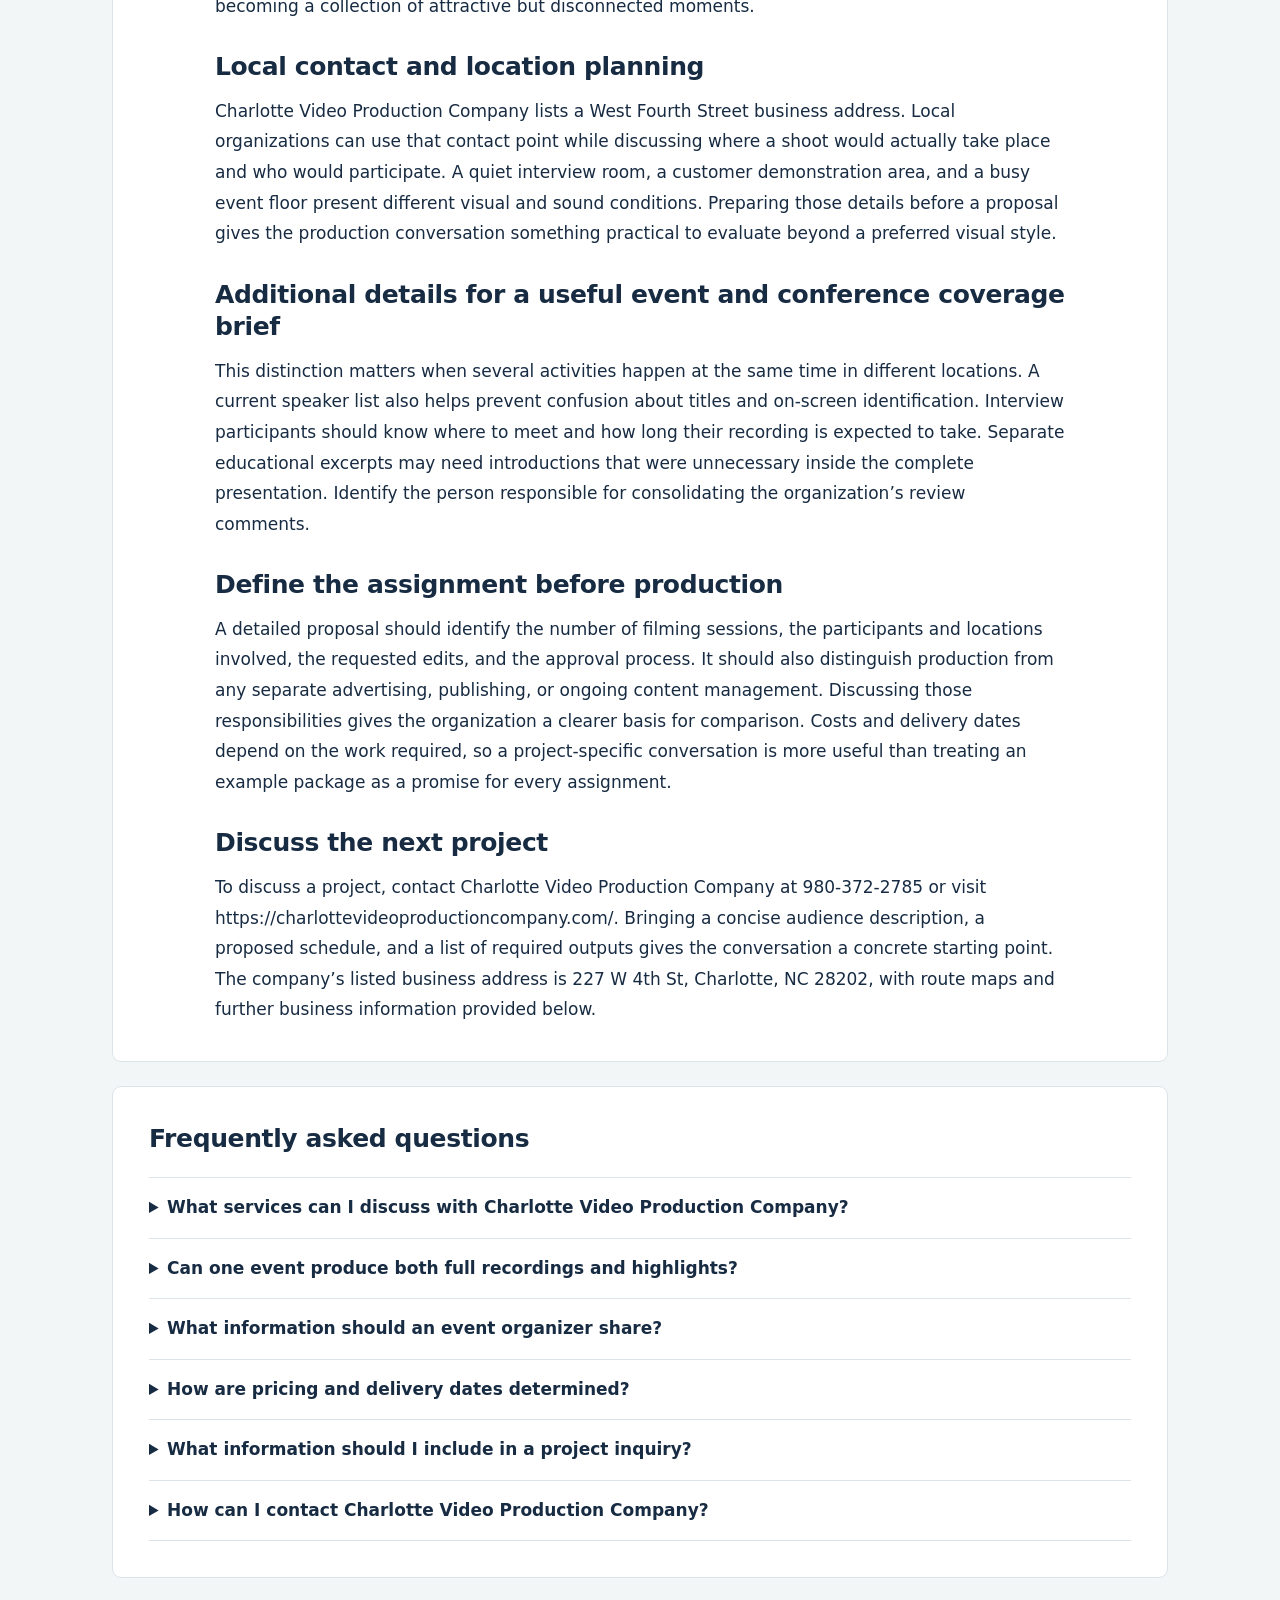
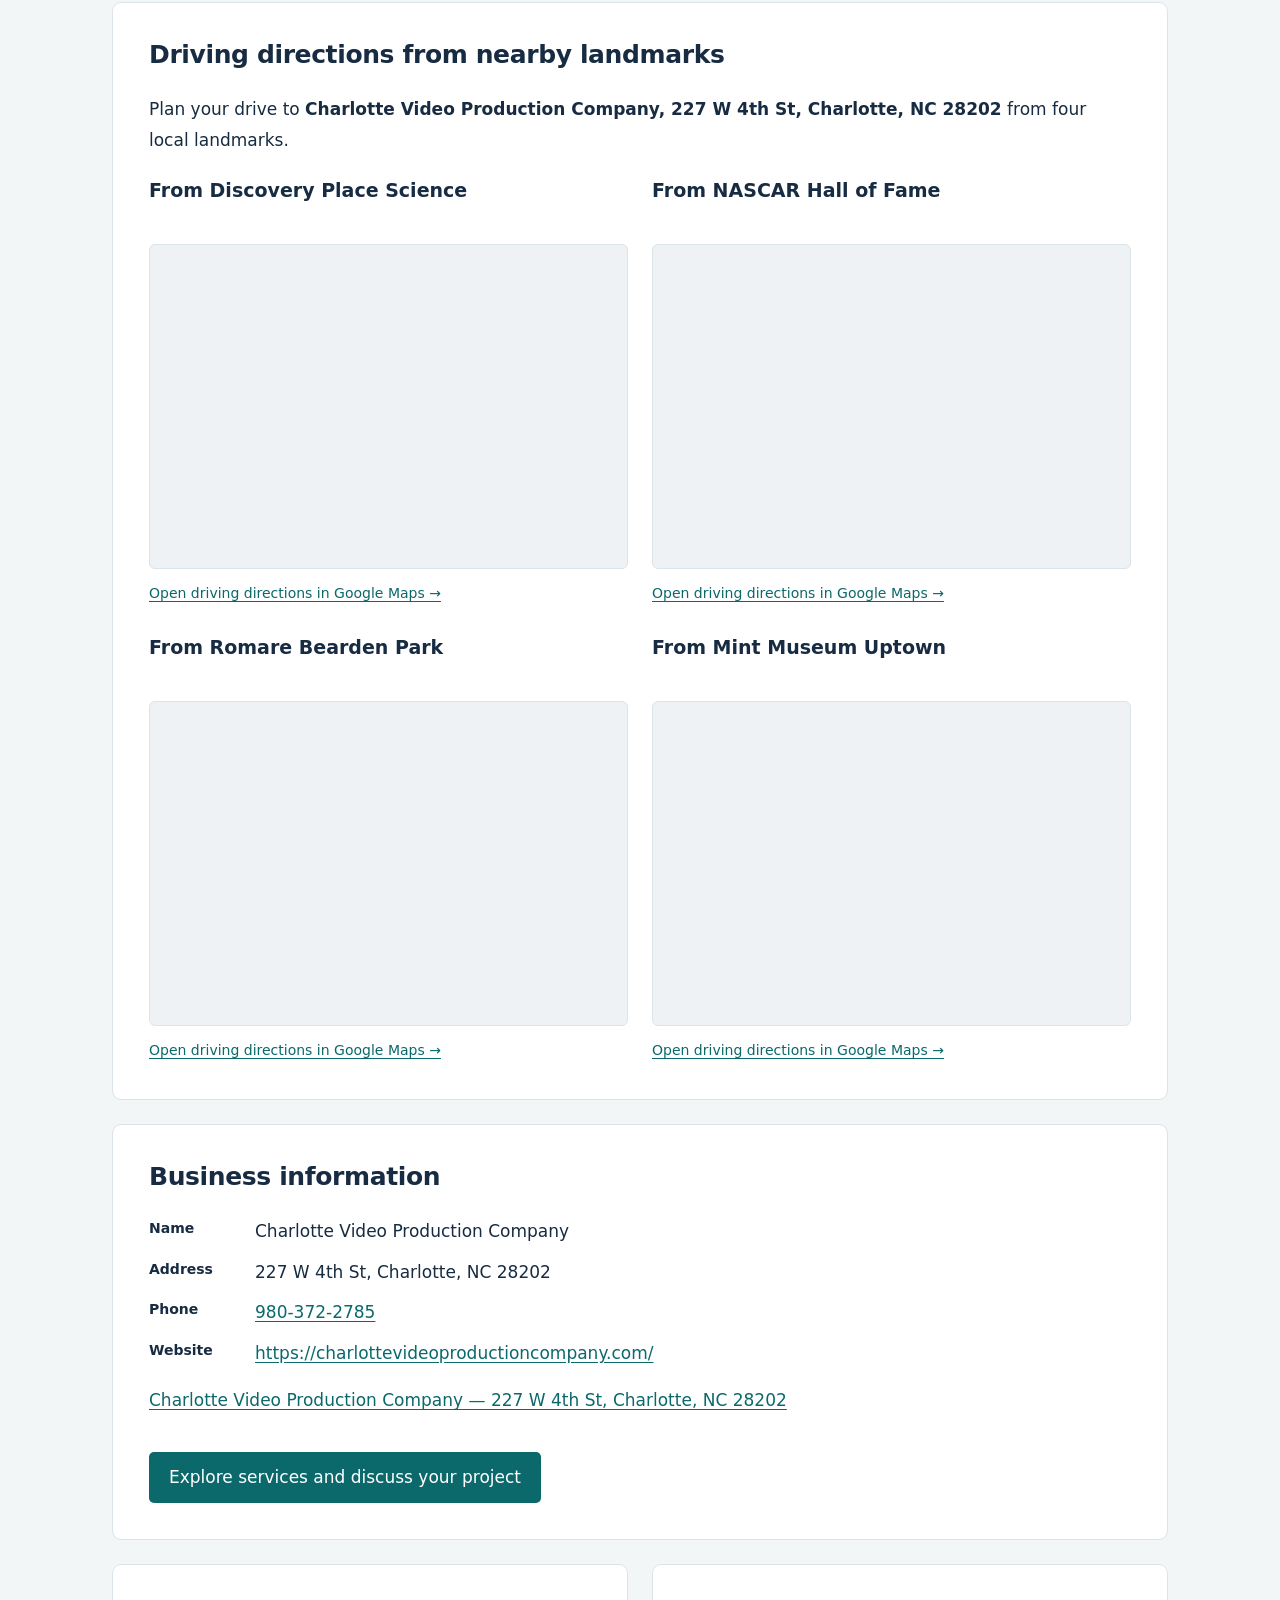
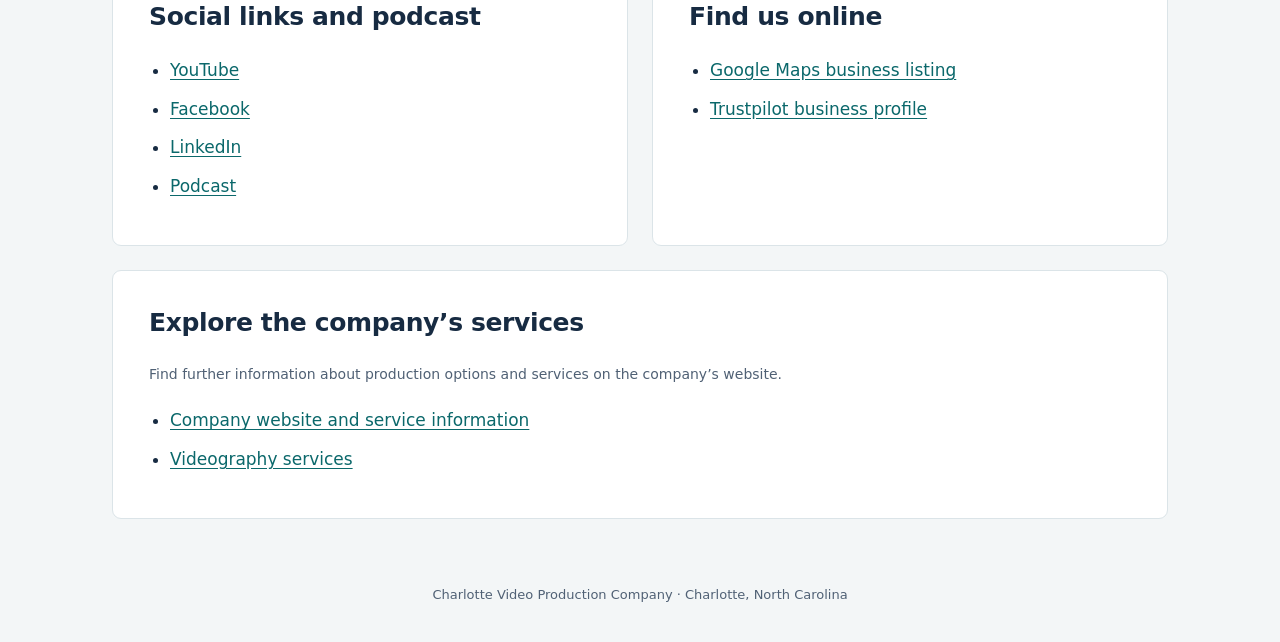
<file: test-lovable-folder/05-event-conference-coverage.html>
<!doctype html><html lang="en"><head><meta charset="utf-8"><meta name="viewport" content="width=device-width,initial-scale=1">
<title>Charlotte Video Production Company Highlights Event Video Planning Beyond the Final Recap</title><meta name="description" content="Event coverage can preserve presentations and create separate material for future communication. Charlotte Video Production Company offers videography services for organizations in Charlotte planning conferences, gatherings, and business events."><meta name="robots" content="index,follow">
<meta property="og:type" content="article"><meta property="og:title" content="Charlotte Video Production Company Highlights Event Video Planning Beyond the Final Recap"><meta property="og:description" content="Event coverage can preserve presentations and create separate material for future communication. Charlotte Video Production Company offers videography services for organizations in Charlotte planning conferences, gatherings, and business events.">
<style>
:root{--ink:#172b42;--muted:#506175;--accent:#0b686b;--line:#dbe4e8;--paper:#fff;--wash:#f3f6f7}*{box-sizing:border-box}html{scroll-behavior:smooth}body{margin:0;color:var(--ink);font:17px/1.8 system-ui,-apple-system,BlinkMacSystemFont,"Segoe UI",sans-serif;background:var(--wash)}a{color:var(--accent);text-underline-offset:3px;overflow-wrap:anywhere}a:hover{color:#06484a}a:focus-visible,summary:focus-visible{outline:3px solid #bc7800;outline-offset:4px}.top{max-width:1120px;margin:auto;padding:21px 32px;display:flex;gap:16px;justify-content:space-between;font-size:13px;font-weight:650;letter-spacing:.05em}header{background:var(--ink);color:white;padding:62px 32px 50px}.hero{max-width:1000px;margin:auto}header .eyebrow{font-size:13px;text-transform:uppercase;letter-spacing:.16em;color:#a7dedc}h1{font-size:clamp(30px,4.2vw,48px);line-height:1.17;letter-spacing:-.03em;max-width:950px;margin:16px 0 24px}header p{color:#d9e4eb;max-width:790px;margin:0}.shell{max-width:1120px;margin:0 auto;padding:32px}.takeaway{background:#e6f3f1;border-left:5px solid var(--accent);padding:25px 30px;margin:0 0 24px}.takeaway h2{font-size:19px;margin:0 0 8px}.takeaway p{margin:0}nav{font-size:14px;margin:0 0 30px;display:flex;gap:20px;flex-wrap:wrap}.panel{background:var(--paper);border:1px solid var(--line);border-radius:9px;padding:36px;margin-bottom:24px}article{max-width:850px;margin:auto}h2{font-size:25px;line-height:1.3;letter-spacing:-.015em;margin:30px 0 12px}article section:first-child h2{margin-top:0}h3{font-size:19px;margin:0 0 14px}p{margin:0 0 18px}p:last-child{margin-bottom:0}.section-title{margin:0 0 22px}.small{font-size:14px;color:var(--muted)}.grid{display:grid;grid-template-columns:1fr 1fr;gap:24px}.map-card{min-width:0}iframe{display:block;width:100%;height:325px;border:1px solid var(--line);border-radius:6px;background:#eef2f4}.map-card p{font-size:14px;margin-top:12px}details{border-top:1px solid var(--line);padding:17px 0}details:last-child{border-bottom:1px solid var(--line)}summary{font-weight:650;cursor:pointer;line-height:1.5}details p{margin-top:12px}ul{padding-left:21px}li{margin:8px 0}address{font-style:normal}dl{display:grid;grid-template-columns:90px 1fr;gap:10px 16px}dt{font-size:14px;font-weight:700}dd{margin:0;overflow-wrap:anywhere}.cta{display:inline-block;background:var(--accent);color:white;padding:10px 20px;text-decoration:none;border-radius:5px;margin-top:18px}.cta:hover{color:white;background:#06484a}footer{text-align:center;color:var(--muted);font-size:13px;padding:8px 20px 35px}@media(max-width:720px){.top{padding:16px 20px;font-size:11px}.shell{padding:20px}header{padding:38px 22px}.panel{padding:24px}.grid{grid-template-columns:1fr}.takeaway{padding:22px}.section-title,h2{font-size:22px}dl{grid-template-columns:1fr;gap:3px}dd{margin-bottom:12px}}@media print{body{background:white;font-size:11pt}.top,nav,.cta{display:none}header{background:white;color:var(--ink);padding:20px}header p,header .eyebrow{color:var(--ink)}.shell{padding:0}.panel{border:0;padding:16px}iframe{height:200px}a{color:inherit}.grid{grid-template-columns:1fr 1fr}h2,h3{break-after:avoid}}

.map-card h3{min-height:3em}.top{justify-content:flex-start}.panel ul{margin-bottom:0}@media(max-width:720px){.map-card h3{min-height:0}}</style><script type="application/ld+json">{
  "@context": "https://schema.org",
  "@graph": [
    {
      "@type": "ProfessionalService",
      "@id": "https://charlottevideoproductioncompany.com/#business",
      "name": "Charlotte Video Production Company",
      "url": "https://charlottevideoproductioncompany.com/",
      "telephone": "+1-980-372-2785",
      "description": "Video production, videography, photography, and related media services in Charlotte, North Carolina.",
      "address": {
        "@type": "PostalAddress",
        "streetAddress": "227 W 4th St",
        "addressLocality": "Charlotte",
        "addressRegion": "NC",
        "postalCode": "28202",
        "addressCountry": "US"
      },
      "areaServed": {
        "@type": "City",
        "name": "Charlotte",
        "containedInPlace": {
          "@type": "State",
          "name": "North Carolina"
        }
      },
      "hasMap": "https://maps.app.goo.gl/FhmxHh73Stri3ZYX6",
      "sameAs": [
        "https://www.youtube.com/@CharlotteVideoProduction",
        "https://www.facebook.com/CharlotteVideoProductionCompany",
        "https://www.linkedin.com/company/charlotte-video-production-company",
        "https://charlottevideoproductioncompany.transistor.fm/",
        "https://ca.trustpilot.com/review/charlottevideoproductioncompany.com"
      ],
      "hasOfferCatalog": {
        "@type": "OfferCatalog",
        "name": "Video and media production services",
        "itemListElement": [
          {
            "@type": "Offer",
            "itemOffered": {
              "@type": "Service",
              "name": "Event videography"
            }
          },
          {
            "@type": "Offer",
            "itemOffered": {
              "@type": "Service",
              "name": "Corporate videos"
            }
          },
          {
            "@type": "Offer",
            "itemOffered": {
              "@type": "Service",
              "name": "Interviews"
            }
          },
          {
            "@type": "Offer",
            "itemOffered": {
              "@type": "Service",
              "name": "Live streaming"
            }
          },
          {
            "@type": "Offer",
            "itemOffered": {
              "@type": "Service",
              "name": "Video editing"
            }
          }
        ]
      }
    },
    {
      "@type": "Article",
      "headline": "Charlotte Video Production Company Highlights Event Video Planning Beyond the Final Recap",
      "description": "Event coverage can preserve presentations and create separate material for future communication. Charlotte Video Production Company offers videography services for organizations in Charlotte planning conferences, gatherings, and business events.",
      "inLanguage": "en-US",
      "wordCount": 1000,
      "about": {
        "@id": "https://charlottevideoproductioncompany.com/#business"
      }
    },
    {
      "@type": "FAQPage",
      "mainEntity": [
        {
          "@type": "Question",
          "name": "What services can I discuss with Charlotte Video Production Company?",
          "acceptedAnswer": {
            "@type": "Answer",
            "text": "The company’s published offerings include event videography, corporate videos, interviews, live streaming, and video editing. Describe your audience and required outputs so the project scope can be confirmed."
          }
        },
        {
          "@type": "Question",
          "name": "Can one event produce both full recordings and highlights?",
          "acceptedAnswer": {
            "@type": "Answer",
            "text": "Yes, those outputs can be planned together, but they have different coverage and editing needs. Specify both in the project brief and proposal."
          }
        },
        {
          "@type": "Question",
          "name": "What information should an event organizer share?",
          "acceptedAnswer": {
            "@type": "Answer",
            "text": "Provide the agenda, venue contact, speaker list, presentation requirements, priority moments, proposed interviews, distribution plans, and the full list of requested deliverables."
          }
        },
        {
          "@type": "Question",
          "name": "How are pricing and delivery dates determined?",
          "acceptedAnswer": {
            "@type": "Answer",
            "text": "The appropriate quote and schedule depend on the production requirements, available materials, filming arrangements, editing, and approval process. Request a proposal that identifies the deliverables and responsibilities for your assignment."
          }
        },
        {
          "@type": "Question",
          "name": "What information should I include in a project inquiry?",
          "acceptedAnswer": {
            "@type": "Answer",
            "text": "Share the intended audience, central message, proposed filming location, available assets, required outputs, preferred timing, and the person responsible for approval."
          }
        },
        {
          "@type": "Question",
          "name": "How can I contact Charlotte Video Production Company?",
          "acceptedAnswer": {
            "@type": "Answer",
            "text": "Call 980-372-2785 or visit https://charlottevideoproductioncompany.com/. The listed business address is 227 W 4th St, Charlotte, NC 28202. The driving-direction maps below use the company name together with that complete address."
          }
        }
      ]
    }
  ]
}</script></head><body>
<div class="top"><a href="https://charlottevideoproductioncompany.com/">Charlotte Video Production Company</a></div><header><div class="hero"><div class="eyebrow">Company spotlight · Charlotte, North Carolina</div><h1>Charlotte Video Production Company Highlights Event Video Planning Beyond the Final Recap</h1><p>Event and conference coverage for organizations with a clear audience, message, and purpose.</p></div></header>
<main class="shell"><section class="takeaway" aria-labelledby="key"><h2 id="key">Key takeaway</h2><p>Event coverage can preserve presentations and create separate material for future communication. Charlotte Video Production Company offers videography services for organizations in Charlotte planning conferences, gatherings, and business events.</p></section>
<nav aria-label="Page sections"><a href="#article">Company profile</a><a href="#faq">FAQs</a><a href="#directions">Driving directions</a><a href="#contact">Business information</a><a href="#online">Find us online</a></nav>
<div class="panel"><article id="article" aria-label="Company profile">
<section><h2>A focused media service for Charlotte</h2><p>Charlotte, North Carolina — Charlotte Video Production Company brings attention to event and conference videography within its published range of media services. For prospective clients, the important starting point is the intended viewer and the task the content should accomplish. Establishing those priorities early creates a more useful discussion about scope, preparation, and editing than beginning with an assumed duration or a collection of disconnected visual references.</p></section><section><h2>Production services and project fit</h2><p>Charlotte Video Production Company lists event videography, corporate videos, interviews, live streaming, and video editing within its media services. The relevant combination depends on the project rather than a standard assumption that every capability belongs in every assignment. A useful inquiry explains which materials already exist and which need to be created, allowing the production conversation to focus on an appropriate set of outputs for the intended audience.</p></section><section><h2>Separate documentation from promotion</h2><p>A complete presentation recording serves a different purpose from an energetic recap. One preserves information in sequence; the other introduces the event experience through selected moments. Treating them as separate deliverables helps determine camera coverage, audio needs, and editing priorities. The organizer should identify the intended audience for each film rather than assume all useful outputs will emerge from the same footage without planning.</p></section><section><h2>Build coverage around the agenda</h2><p>A useful event brief connects the agenda with filming assignments. Which sessions need complete recordings? Which speakers are available for interviews? When do important demonstrations occur? Answers to those questions can reveal conflicts before the event begins. They also help identify whether separate spaces or additional coverage should be discussed, instead of relying on a general instruction to capture everything happening throughout the day.</p></section><section><h2>A practical application in Charlotte</h2><p>A Charlotte association gathering could produce education recordings for members and a separate recap for prospective attendees. The filming plan should distinguish the information that needs to be preserved in full from the moments that communicate the event’s atmosphere. In this example, the purpose would be to preserve the important information and experience of an event for defined audiences. The organization could prepare a list of the questions viewers ask, the details that must be shown, and the people able to explain them accurately. That information would guide a brief for session recordings and a separately scoped event highlight film. The scenario illustrates a possible application of the format rather than a reported customer project; the appropriate execution would depend on the actual assignment, available material, and agreed production scope.</p></section><section><h2>Make spoken content understandable</h2><p>The sound of a live room can differ from what an audience member expects when watching a recording later. Presenters may move, participants may ask questions from different positions, and background activity may compete with interviews. A detailed conversation about the event format helps identify those issues. The organizer can support planning by naming the venue contact responsible for presentation and audio arrangements.</p></section><section><h2>Plan interviews as their own assignment</h2><p>A short event interview needs an appropriate question, an available participant, and a suitable place to record. Leaving every interview to chance can produce repetition or incomplete explanations. A simple question list helps participants describe why the event matters and what they learned. Quiet space and a realistic schedule can make these conversations more useful than trying to gather every comment beside an active presentation area.</p></section><section><h2>Record names and supporting information</h2><p>An event recording often needs more than the camera files. Speaker identification, session titles, presentation material, and sponsor information may all affect the final edit. Collecting those assets before production reduces uncertainty afterward. The organizer should also identify which materials are approved for public distribution and which belong only in an internal recording, so the finished outputs match the intended audience and use.</p></section><section><h2>Define the life of the footage</h2><p>The value of an event recording depends partly on whether people can find and use it later. Clear file names, session labels, and an agreed publication plan can help. A short promotional clip may need context removed from a longer presentation restored through graphics or an introduction. Planning these uses makes it easier to preserve meaning while creating material suited to different stages of event communication.</p></section><section><h2>Make the recording useful to someone who was absent</h2><p>An event recording can reach people who did not share the experience of attending. They may not know why a session matters or how it connects with the rest of the program. A concise introduction and accurate session information can supply that missing context. When excerpts are created, the editor can preserve enough of the original explanation for each selection to remain understandable. This helps the material serve an educational or informational purpose instead of becoming a collection of attractive but disconnected moments.</p></section><section><h2>Local contact and location planning</h2><p>Charlotte Video Production Company lists a West Fourth Street business address. Local organizations can use that contact point while discussing where a shoot would actually take place and who would participate. A quiet interview room, a customer demonstration area, and a busy event floor present different visual and sound conditions. Preparing those details before a proposal gives the production conversation something practical to evaluate beyond a preferred visual style.</p></section><section><h2>Additional details for a useful event and conference coverage brief</h2><p>This distinction matters when several activities happen at the same time in different locations. A current speaker list also helps prevent confusion about titles and on-screen identification. Interview participants should know where to meet and how long their recording is expected to take. Separate educational excerpts may need introductions that were unnecessary inside the complete presentation. Identify the person responsible for consolidating the organization’s review comments.</p></section><section><h2>Define the assignment before production</h2><p>A detailed proposal should identify the number of filming sessions, the participants and locations involved, the requested edits, and the approval process. It should also distinguish production from any separate advertising, publishing, or ongoing content management. Discussing those responsibilities gives the organization a clearer basis for comparison. Costs and delivery dates depend on the work required, so a project-specific conversation is more useful than treating an example package as a promise for every assignment.</p></section><section><h2>Discuss the next project</h2><p>To discuss a project, contact Charlotte Video Production Company at 980-372-2785 or visit https://charlottevideoproductioncompany.com/. Bringing a concise audience description, a proposed schedule, and a list of required outputs gives the conversation a concrete starting point. The company’s listed business address is 227 W 4th St, Charlotte, NC 28202, with route maps and further business information provided below.</p></section>
</article></div><section id="faq" class="panel"><h2 class="section-title">Frequently asked questions</h2>
<details><summary>What services can I discuss with Charlotte Video Production Company?</summary><p>The company’s published offerings include event videography, corporate videos, interviews, live streaming, and video editing. Describe your audience and required outputs so the project scope can be confirmed.</p></details><details><summary>Can one event produce both full recordings and highlights?</summary><p>Yes, those outputs can be planned together, but they have different coverage and editing needs. Specify both in the project brief and proposal.</p></details><details><summary>What information should an event organizer share?</summary><p>Provide the agenda, venue contact, speaker list, presentation requirements, priority moments, proposed interviews, distribution plans, and the full list of requested deliverables.</p></details><details><summary>How are pricing and delivery dates determined?</summary><p>The appropriate quote and schedule depend on the production requirements, available materials, filming arrangements, editing, and approval process. Request a proposal that identifies the deliverables and responsibilities for your assignment.</p></details><details><summary>What information should I include in a project inquiry?</summary><p>Share the intended audience, central message, proposed filming location, available assets, required outputs, preferred timing, and the person responsible for approval.</p></details><details><summary>How can I contact Charlotte Video Production Company?</summary><p>Call 980-372-2785 or visit https://charlottevideoproductioncompany.com/. The listed business address is 227 W 4th St, Charlotte, NC 28202. The driving-direction maps below use the company name together with that complete address.</p></details>
</section><section id="directions" class="panel"><h2 class="section-title">Driving directions from nearby landmarks</h2><p>Plan your drive to <strong>Charlotte Video Production Company, 227 W 4th St, Charlotte, NC 28202</strong> from four local landmarks.</p>
<div class="grid"><div class="map-card"><h3>From Discovery Place Science</h3><iframe title="Driving directions from Discovery Place Science to Charlotte Video Production Company, 227 W 4th St, Charlotte, NC 28202" src="https://maps.google.com/maps?saddr=Discovery+Place+Science%2C+Charlotte%2C+NC&amp;daddr=Charlotte+Video+Production+Company%2C+227+W+4th+St%2C+Charlotte%2C+NC+28202&amp;dirflg=d&amp;output=embed" loading="lazy" referrerpolicy="strict-origin-when-cross-origin" allowfullscreen></iframe><p><a href="https://www.google.com/maps/dir/?api=1&amp;origin=Discovery+Place+Science%2C+Charlotte%2C+NC&amp;destination=Charlotte+Video+Production+Company%2C+227+W+4th+St%2C+Charlotte%2C+NC+28202&amp;travelmode=driving">Open driving directions in Google Maps →</a></p></div><div class="map-card"><h3>From NASCAR Hall of Fame</h3><iframe title="Driving directions from NASCAR Hall of Fame to Charlotte Video Production Company, 227 W 4th St, Charlotte, NC 28202" src="https://maps.google.com/maps?saddr=NASCAR+Hall+of+Fame%2C+Charlotte%2C+NC&amp;daddr=Charlotte+Video+Production+Company%2C+227+W+4th+St%2C+Charlotte%2C+NC+28202&amp;dirflg=d&amp;output=embed" loading="lazy" referrerpolicy="strict-origin-when-cross-origin" allowfullscreen></iframe><p><a href="https://www.google.com/maps/dir/?api=1&amp;origin=NASCAR+Hall+of+Fame%2C+Charlotte%2C+NC&amp;destination=Charlotte+Video+Production+Company%2C+227+W+4th+St%2C+Charlotte%2C+NC+28202&amp;travelmode=driving">Open driving directions in Google Maps →</a></p></div><div class="map-card"><h3>From Romare Bearden Park</h3><iframe title="Driving directions from Romare Bearden Park to Charlotte Video Production Company, 227 W 4th St, Charlotte, NC 28202" src="https://maps.google.com/maps?saddr=Romare+Bearden+Park%2C+Charlotte%2C+NC&amp;daddr=Charlotte+Video+Production+Company%2C+227+W+4th+St%2C+Charlotte%2C+NC+28202&amp;dirflg=d&amp;output=embed" loading="lazy" referrerpolicy="strict-origin-when-cross-origin" allowfullscreen></iframe><p><a href="https://www.google.com/maps/dir/?api=1&amp;origin=Romare+Bearden+Park%2C+Charlotte%2C+NC&amp;destination=Charlotte+Video+Production+Company%2C+227+W+4th+St%2C+Charlotte%2C+NC+28202&amp;travelmode=driving">Open driving directions in Google Maps →</a></p></div><div class="map-card"><h3>From Mint Museum Uptown</h3><iframe title="Driving directions from Mint Museum Uptown to Charlotte Video Production Company, 227 W 4th St, Charlotte, NC 28202" src="https://maps.google.com/maps?saddr=Mint+Museum+Uptown%2C+Charlotte%2C+NC&amp;daddr=Charlotte+Video+Production+Company%2C+227+W+4th+St%2C+Charlotte%2C+NC+28202&amp;dirflg=d&amp;output=embed" loading="lazy" referrerpolicy="strict-origin-when-cross-origin" allowfullscreen></iframe><p><a href="https://www.google.com/maps/dir/?api=1&amp;origin=Mint+Museum+Uptown%2C+Charlotte%2C+NC&amp;destination=Charlotte+Video+Production+Company%2C+227+W+4th+St%2C+Charlotte%2C+NC+28202&amp;travelmode=driving">Open driving directions in Google Maps →</a></p></div></div>
</section>
<section id="contact" class="panel"><h2 class="section-title">Business information</h2><address><dl><dt>Name</dt><dd>Charlotte Video Production Company</dd><dt>Address</dt><dd>227 W 4th St, Charlotte, NC 28202</dd><dt>Phone</dt><dd><a href="tel:+19803722785">980-372-2785</a></dd><dt>Website</dt><dd><a href="https://charlottevideoproductioncompany.com/">https://charlottevideoproductioncompany.com/</a></dd></dl></address><p><a href="https://charlottevideoproductioncompany.com/">Charlotte Video Production Company — 227 W 4th St, Charlotte, NC 28202</a></p><a class="cta" href="https://charlottevideoproductioncompany.com/">Explore services and discuss your project</a></section>
<div class="grid"><section class="panel"><h2 class="section-title">Social links and podcast</h2><ul><li><a href="https://www.youtube.com/@CharlotteVideoProduction">YouTube</a></li><li><a href="https://www.facebook.com/CharlotteVideoProductionCompany">Facebook</a></li><li><a href="https://www.linkedin.com/company/charlotte-video-production-company">LinkedIn</a></li><li><a href="https://charlottevideoproductioncompany.transistor.fm/">Podcast</a></li></ul></section><section id="online" class="panel"><h2 class="section-title">Find us online</h2><ul><li><a href="https://maps.app.goo.gl/FhmxHh73Stri3ZYX6">Google Maps business listing</a></li><li><a href="https://ca.trustpilot.com/review/charlottevideoproductioncompany.com">Trustpilot business profile</a></li></ul></section></div>
<section class="panel"><h2 class="section-title">Explore the company’s services</h2><p class="small">Find further information about production options and services on the company’s website.</p><ul><li><a href="https://charlottevideoproductioncompany.com/">Company website and service information</a></li><li><a href="https://charlottevideoproductioncompany.com/videographer-charlotte/">Videography services</a></li></ul></section>
</main><footer>Charlotte Video Production Company · Charlotte, North Carolina</footer></body></html>
</file>
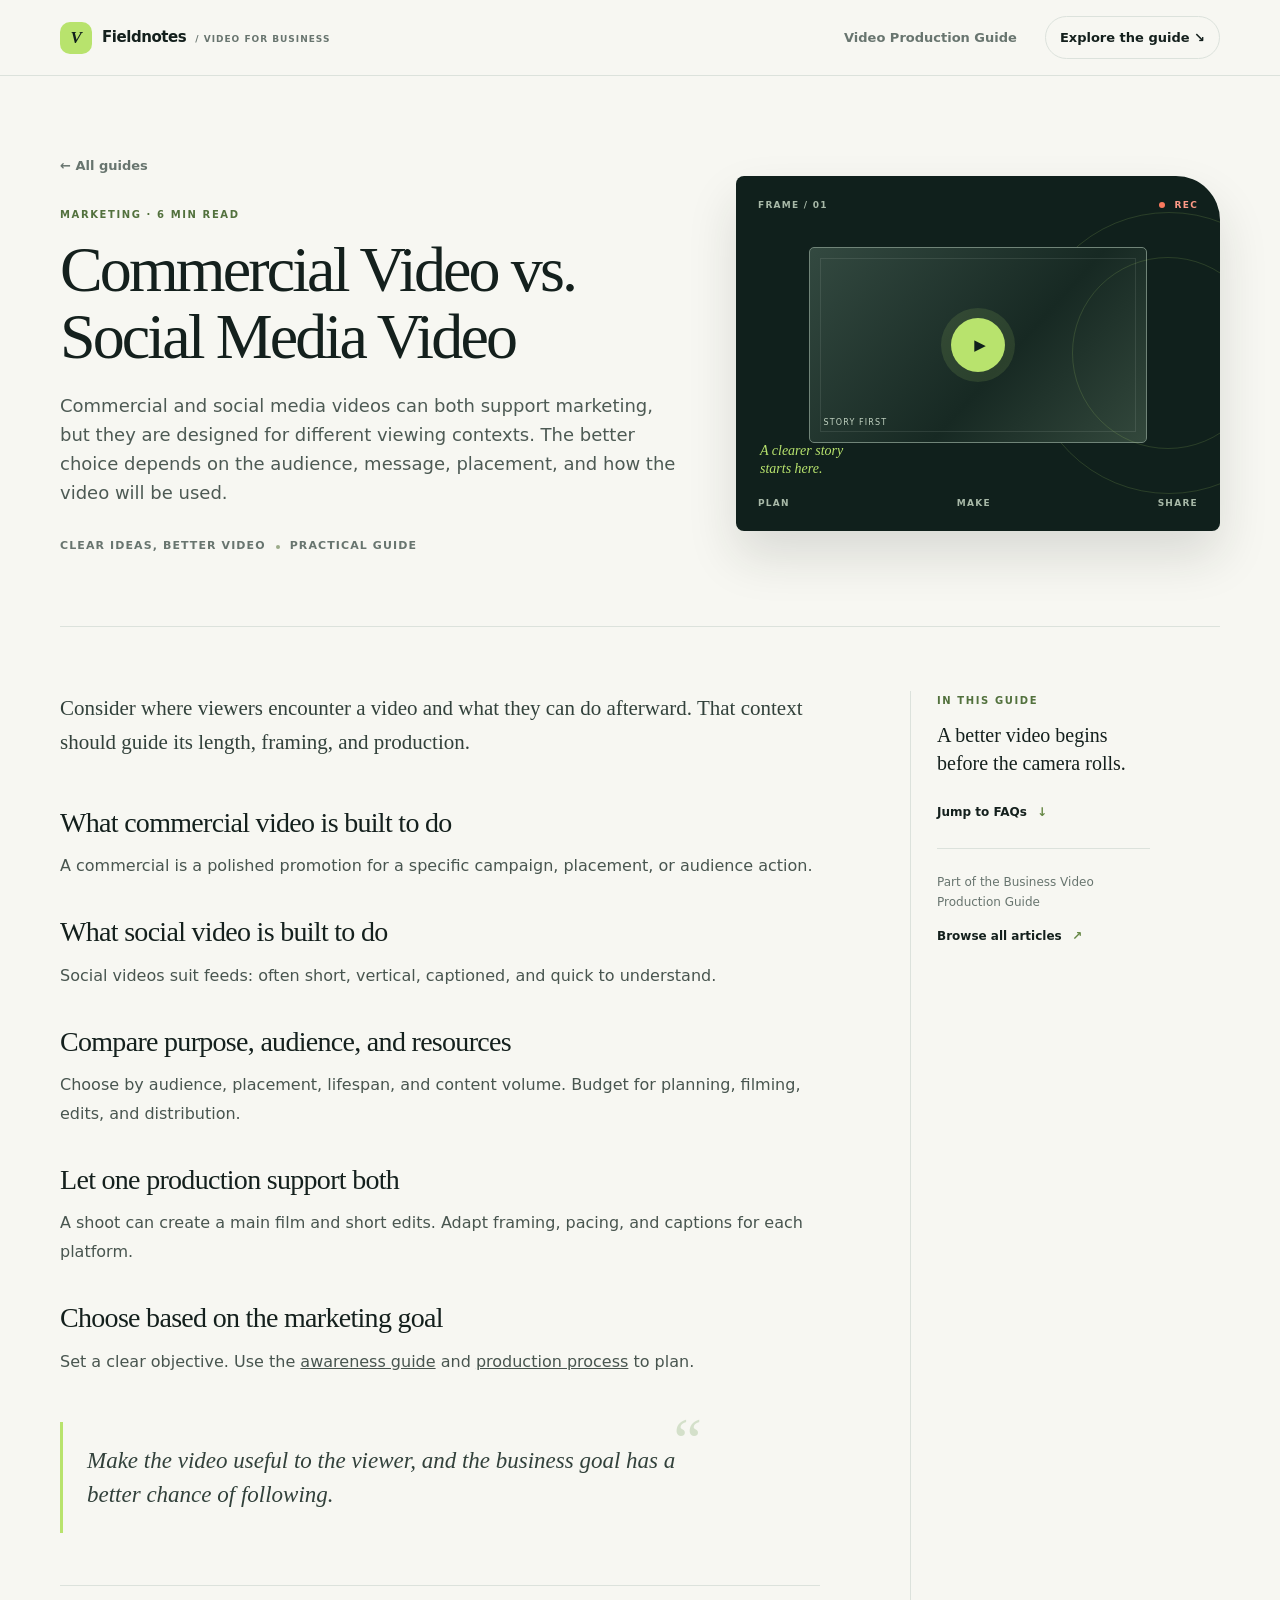
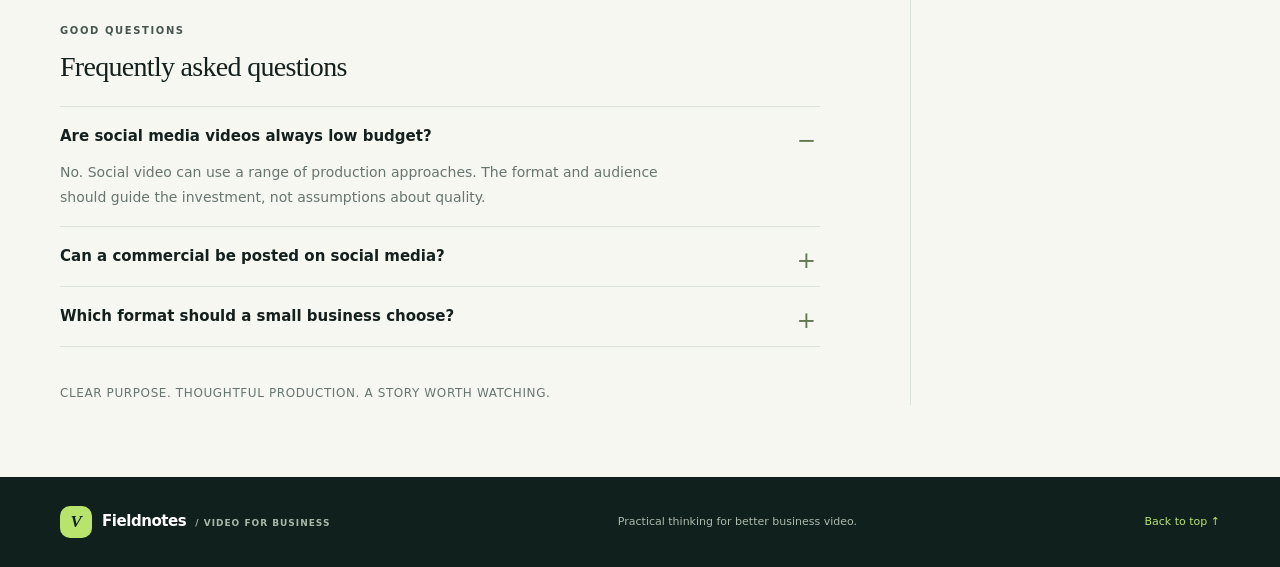
<file: testnewgptsite/commercial-video-vs-social-media-videos.html>
<!doctype html>
<html lang="en"><head><meta charset="utf-8"><meta name="viewport" content="width=device-width, initial-scale=1"><title>Commercial Video Production vs. Social Media Videos: Which Is Better for Your Marketing Strategy? | Business Video Production Guide</title><meta name="description" content="Compare commercial video production and social media videos by audience, format, distribution, and budget to choose the right fit for your marketing strategy."><meta name="robots" content="index,follow"><link rel="canonical" href="https://business-video-production-guide.windyhorn.chatgpt.site/commercial-video-vs-social-media-videos.html"><meta property="og:type" content="article"><meta property="og:title" content="Commercial Video vs. Social Media Video"><meta property="og:description" content="Compare commercial video production and social media videos by audience, format, distribution, and budget to choose the right fit for your marketing strategy."><meta property="og:url" content="https://business-video-production-guide.windyhorn.chatgpt.site/commercial-video-vs-social-media-videos.html"><meta name="theme-color" content="#101d1b"><link rel="stylesheet" href="./styles.css"><script type="application/ld+json">{"@context": "https://schema.org", "@type": "Article", "headline": "Commercial Video vs. Social Media Video", "description": "Compare commercial video production and social media videos by audience, format, distribution, and budget to choose the right fit for your marketing strategy.", "mainEntityOfPage": {"@type": "WebPage", "@id": "https://business-video-production-guide.windyhorn.chatgpt.site/commercial-video-vs-social-media-videos.html"}, "author": {"@type": "Organization", "name": "Business Video Production Guide"}, "publisher": {"@type": "Organization", "name": "Business Video Production Guide"}, "datePublished": "2026-10-31", "dateModified": "2026-10-31"}</script><script type="application/ld+json">{"@context": "https://schema.org", "@type": "FAQPage", "mainEntity": [{"@type": "Question", "name": "Are social media videos always low budget?", "acceptedAnswer": {"@type": "Answer", "text": "No. Social video can use a range of production approaches. The format and audience should guide the investment, not assumptions about quality."}}, {"@type": "Question", "name": "Can a commercial be posted on social media?", "acceptedAnswer": {"@type": "Answer", "text": "Yes, if it fits the platform and audience. It may need a shorter cut, vertical framing, captions, or a revised opening to work well in a feed."}}, {"@type": "Question", "name": "Which format should a small business choose?", "acceptedAnswer": {"@type": "Answer", "text": "Start with the audience question and marketing goal. A useful short explainer or demonstration can be a practical test before investing in a larger campaign."}}]}</script></head>
<body><a class="skip-link" href="#main">Skip to article</a><header class="site-header"><div class="shell header-row"><a class="brand" href="./index.html"><span class="brand-mark">V</span><span>Fieldnotes<span class="brand-sub"> / VIDEO FOR BUSINESS</span></span></a><nav aria-label="Main navigation"><a href="./index.html">Video Production Guide</a><a class="nav-cta" href="./index.html#articles">Explore the guide <span>↘</span></a></nav></div></header>
<main id="main"><section class="hero shell"><div class="hero-copy"><a class="breadcrumb" href="./index.html">← All guides</a><p class="eyebrow">MARKETING · 6 MIN READ</p><h1>Commercial Video vs. Social Media Video</h1><p class="lede">Commercial and social media videos can both support marketing, but they are designed for different viewing contexts. The better choice depends on the audience, message, placement, and how the video will be used.</p><div class="hero-meta"><span>Clear ideas, better video</span><span class="meta-dot"></span><span>Practical guide</span></div></div><div class="hero-art" aria-hidden="true"><div class="art-top"><span>FRAME / 01</span><span class="rec"><i></i> REC</span></div><div class="viewfinder"><div class="play-button">▶</div><div class="view-label">STORY FIRST</div></div><div class="art-bottom"><span>PLAN</span><span>MAKE</span><span>SHARE</span></div><div class="art-caption">A clearer story<br>starts here.</div></div></section>
<div class="shell content-layout"><article class="article-body"><div class="article-intro"><p>Consider where viewers encounter a video and what they can do afterward. That context should guide its length, framing, and production.</p></div><section><h2>What commercial video is built to do</h2><p>A commercial is a polished promotion for a specific campaign, placement, or audience action.</p></section><section><h2>What social video is built to do</h2><p>Social videos suit feeds: often short, vertical, captioned, and quick to understand.</p></section><section><h2>Compare purpose, audience, and resources</h2><p>Choose by audience, placement, lifespan, and content volume. Budget for planning, filming, edits, and distribution.</p></section><section><h2>Let one production support both</h2><p>A shoot can create a main film and short edits. Adapt framing, pacing, and captions for each platform.</p></section><section><h2>Choose based on the marketing goal</h2><p>Set a clear objective. Use the <a href="././professional-video-production-brand-awareness.html">awareness guide</a> and <a href="././complete-video-production-process.html">production process</a> to plan.</p></section><div class="pullquote"><span class="quote-mark">“</span><p>Make the video useful to the viewer, and the business goal has a better chance of following.</p></div><section class="faq" id="faq"><p class="eyebrow">GOOD QUESTIONS</p><h2>Frequently asked questions</h2><details open><summary>Are social media videos always low budget?</summary><p>No. Social video can use a range of production approaches. The format and audience should guide the investment, not assumptions about quality.</p></details><details ><summary>Can a commercial be posted on social media?</summary><p>Yes, if it fits the platform and audience. It may need a shorter cut, vertical framing, captions, or a revised opening to work well in a feed.</p></details><details ><summary>Which format should a small business choose?</summary><p>Start with the audience question and marketing goal. A useful short explainer or demonstration can be a practical test before investing in a larger campaign.</p></details></section><p class="article-end">Clear purpose. Thoughtful production. A story worth watching.</p></article><aside class="article-aside"><div class="aside-sticky"><p class="eyebrow">IN THIS GUIDE</p><p class="aside-title">A better video begins before the camera rolls.</p><a href="#faq" class="aside-link">Jump to FAQs <span>↓</span></a><div class="aside-rule"></div><p class="aside-note">Part of the Business Video Production Guide</p><a href="./index.html" class="aside-home">Browse all articles <span>↗</span></a></div></aside></div><div class="shell"></div></main>
<footer class="site-footer"><div class="shell footer-row"><a class="brand footer-brand" href="./index.html"><span class="brand-mark">V</span><span>Fieldnotes<span class="brand-sub"> / VIDEO FOR BUSINESS</span></span></a><p>Practical thinking for better business video.</p><a href="#main" class="back-top">Back to top ↑</a></div></footer></body></html>
</file>
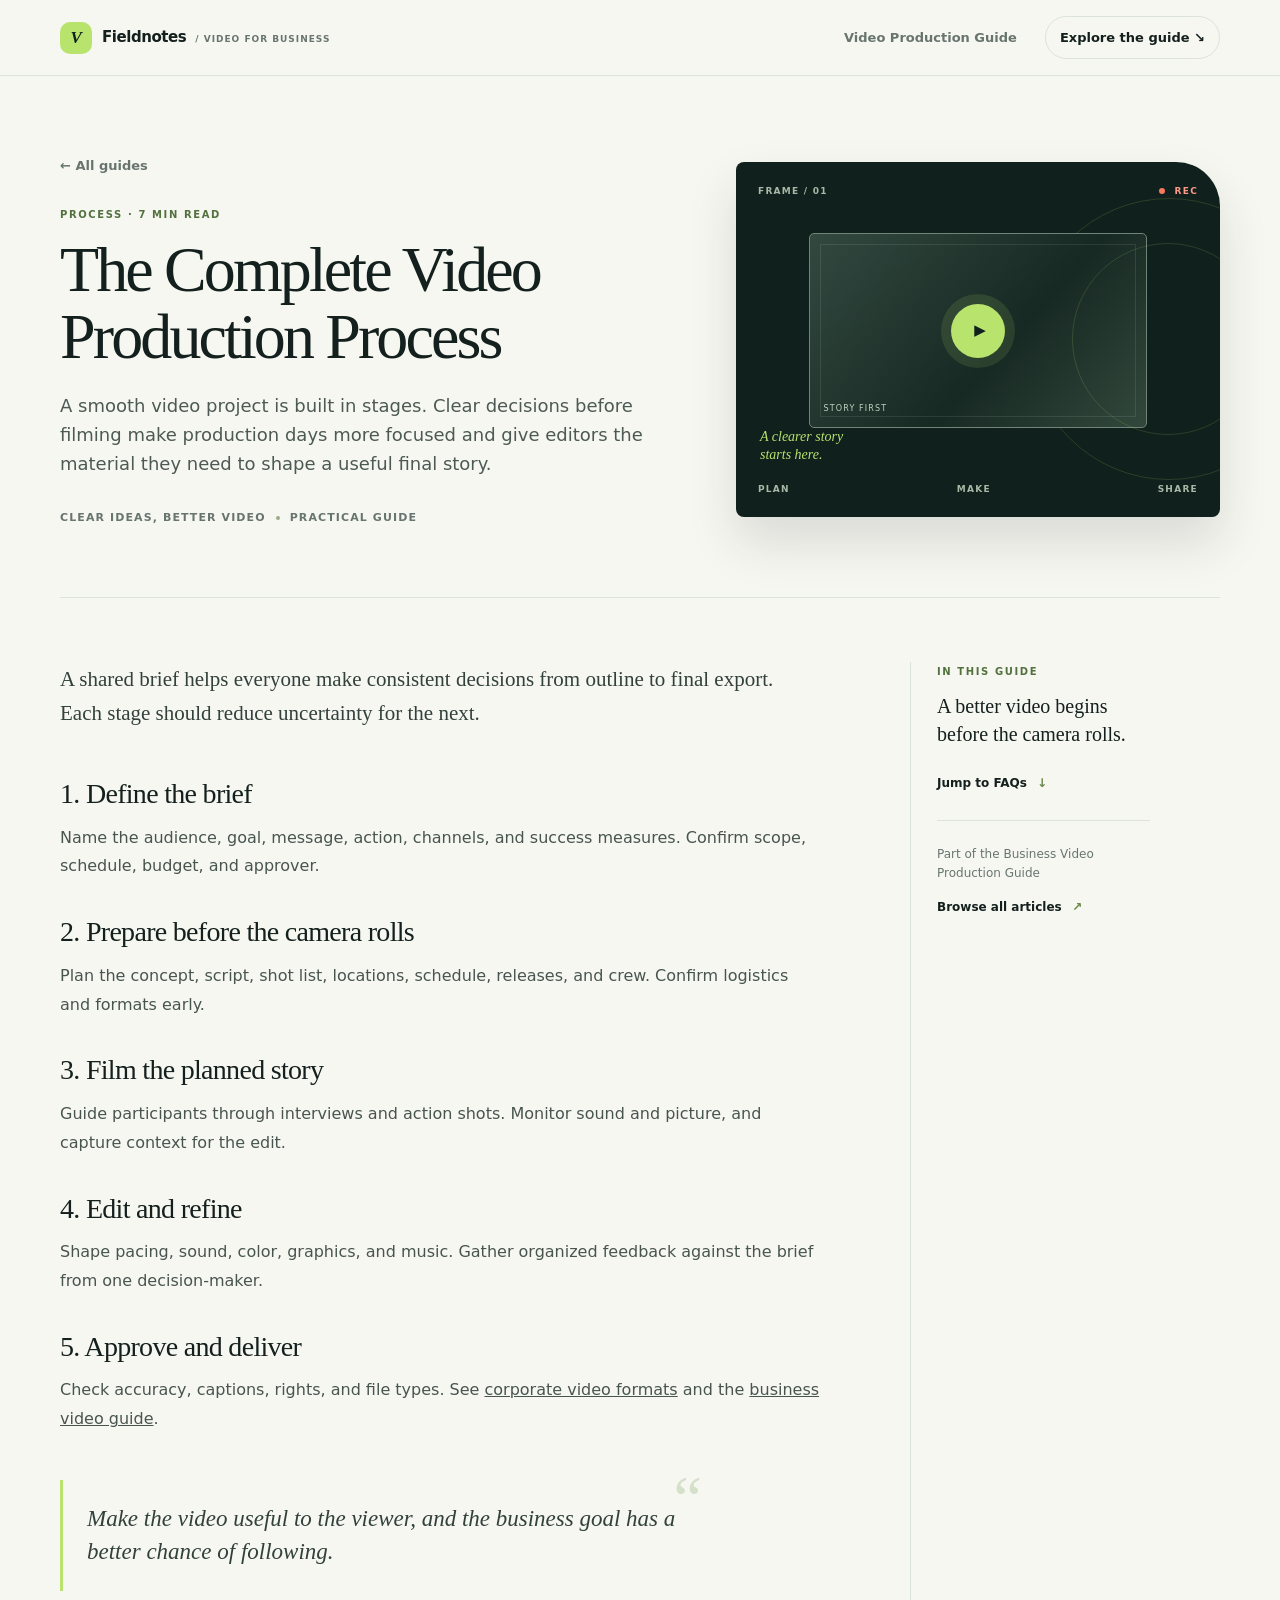
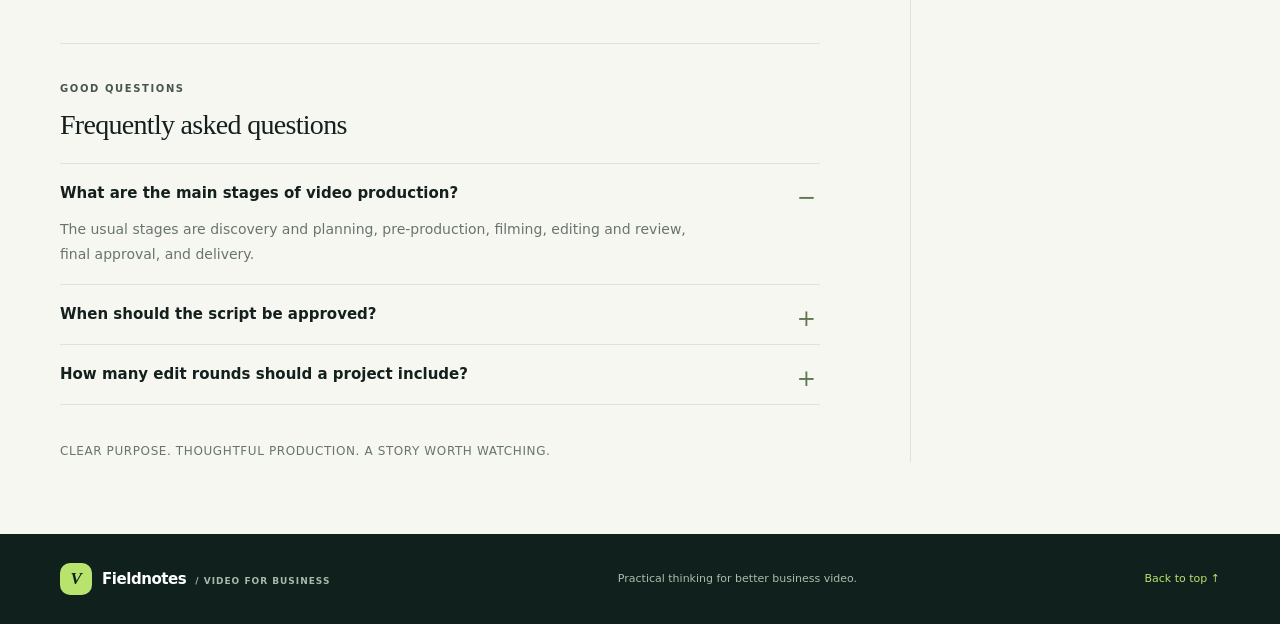
<file: testnewgptsite/complete-video-production-process.html>
<!doctype html>
<html lang="en"><head><meta charset="utf-8"><meta name="viewport" content="width=device-width, initial-scale=1"><title>The Complete Video Production Process: From Pre-Production Planning to Final Editing | Business Video Production Guide</title><meta name="description" content="Follow each stage of video production, from the brief and pre-production planning through filming, editing, approvals, and final delivery."><meta name="robots" content="index,follow"><link rel="canonical" href="https://business-video-production-guide.windyhorn.chatgpt.site/complete-video-production-process.html"><meta property="og:type" content="article"><meta property="og:title" content="The Complete Video Production Process"><meta property="og:description" content="Follow each stage of video production, from the brief and pre-production planning through filming, editing, approvals, and final delivery."><meta property="og:url" content="https://business-video-production-guide.windyhorn.chatgpt.site/complete-video-production-process.html"><meta name="theme-color" content="#101d1b"><link rel="stylesheet" href="./styles.css"><script type="application/ld+json">{"@context": "https://schema.org", "@type": "Article", "headline": "The Complete Video Production Process", "description": "Follow each stage of video production, from the brief and pre-production planning through filming, editing, approvals, and final delivery.", "mainEntityOfPage": {"@type": "WebPage", "@id": "https://business-video-production-guide.windyhorn.chatgpt.site/complete-video-production-process.html"}, "author": {"@type": "Organization", "name": "Business Video Production Guide"}, "publisher": {"@type": "Organization", "name": "Business Video Production Guide"}, "datePublished": "2026-10-31", "dateModified": "2026-10-31"}</script><script type="application/ld+json">{"@context": "https://schema.org", "@type": "FAQPage", "mainEntity": [{"@type": "Question", "name": "What are the main stages of video production?", "acceptedAnswer": {"@type": "Answer", "text": "The usual stages are discovery and planning, pre-production, filming, editing and review, final approval, and delivery."}}, {"@type": "Question", "name": "When should the script be approved?", "acceptedAnswer": {"@type": "Answer", "text": "Approve the script or interview outline before filming. That gives speakers and crew a clear direction and helps prevent avoidable reshoots."}}, {"@type": "Question", "name": "How many edit rounds should a project include?", "acceptedAnswer": {"@type": "Answer", "text": "Agree on revision rounds in the project scope. The right number depends on complexity and how well the brief, script, and feedback process are defined."}}]}</script></head>
<body><a class="skip-link" href="#main">Skip to article</a><header class="site-header"><div class="shell header-row"><a class="brand" href="./index.html"><span class="brand-mark">V</span><span>Fieldnotes<span class="brand-sub"> / VIDEO FOR BUSINESS</span></span></a><nav aria-label="Main navigation"><a href="./index.html">Video Production Guide</a><a class="nav-cta" href="./index.html#articles">Explore the guide <span>↘</span></a></nav></div></header>
<main id="main"><section class="hero shell"><div class="hero-copy"><a class="breadcrumb" href="./index.html">← All guides</a><p class="eyebrow">PROCESS · 7 MIN READ</p><h1>The Complete Video Production Process</h1><p class="lede">A smooth video project is built in stages. Clear decisions before filming make production days more focused and give editors the material they need to shape a useful final story.</p><div class="hero-meta"><span>Clear ideas, better video</span><span class="meta-dot"></span><span>Practical guide</span></div></div><div class="hero-art" aria-hidden="true"><div class="art-top"><span>FRAME / 01</span><span class="rec"><i></i> REC</span></div><div class="viewfinder"><div class="play-button">▶</div><div class="view-label">STORY FIRST</div></div><div class="art-bottom"><span>PLAN</span><span>MAKE</span><span>SHARE</span></div><div class="art-caption">A clearer story<br>starts here.</div></div></section>
<div class="shell content-layout"><article class="article-body"><div class="article-intro"><p>A shared brief helps everyone make consistent decisions from outline to final export. Each stage should reduce uncertainty for the next.</p></div><section><h2>1. Define the brief</h2><p>Name the audience, goal, message, action, channels, and success measures. Confirm scope, schedule, budget, and approver.</p></section><section><h2>2. Prepare before the camera rolls</h2><p>Plan the concept, script, shot list, locations, schedule, releases, and crew. Confirm logistics and formats early.</p></section><section><h2>3. Film the planned story</h2><p>Guide participants through interviews and action shots. Monitor sound and picture, and capture context for the edit.</p></section><section><h2>4. Edit and refine</h2><p>Shape pacing, sound, color, graphics, and music. Gather organized feedback against the brief from one decision-maker.</p></section><section><h2>5. Approve and deliver</h2><p>Check accuracy, captions, rights, and file types. See <a href="././corporate-video-production-for-business.html">corporate video formats</a> and the <a href="././index.html">business video guide</a>.</p></section><div class="pullquote"><span class="quote-mark">“</span><p>Make the video useful to the viewer, and the business goal has a better chance of following.</p></div><section class="faq" id="faq"><p class="eyebrow">GOOD QUESTIONS</p><h2>Frequently asked questions</h2><details open><summary>What are the main stages of video production?</summary><p>The usual stages are discovery and planning, pre-production, filming, editing and review, final approval, and delivery.</p></details><details ><summary>When should the script be approved?</summary><p>Approve the script or interview outline before filming. That gives speakers and crew a clear direction and helps prevent avoidable reshoots.</p></details><details ><summary>How many edit rounds should a project include?</summary><p>Agree on revision rounds in the project scope. The right number depends on complexity and how well the brief, script, and feedback process are defined.</p></details></section><p class="article-end">Clear purpose. Thoughtful production. A story worth watching.</p></article><aside class="article-aside"><div class="aside-sticky"><p class="eyebrow">IN THIS GUIDE</p><p class="aside-title">A better video begins before the camera rolls.</p><a href="#faq" class="aside-link">Jump to FAQs <span>↓</span></a><div class="aside-rule"></div><p class="aside-note">Part of the Business Video Production Guide</p><a href="./index.html" class="aside-home">Browse all articles <span>↗</span></a></div></aside></div><div class="shell"></div></main>
<footer class="site-footer"><div class="shell footer-row"><a class="brand footer-brand" href="./index.html"><span class="brand-mark">V</span><span>Fieldnotes<span class="brand-sub"> / VIDEO FOR BUSINESS</span></span></a><p>Practical thinking for better business video.</p><a href="#main" class="back-top">Back to top ↑</a></div></footer></body></html>
</file>
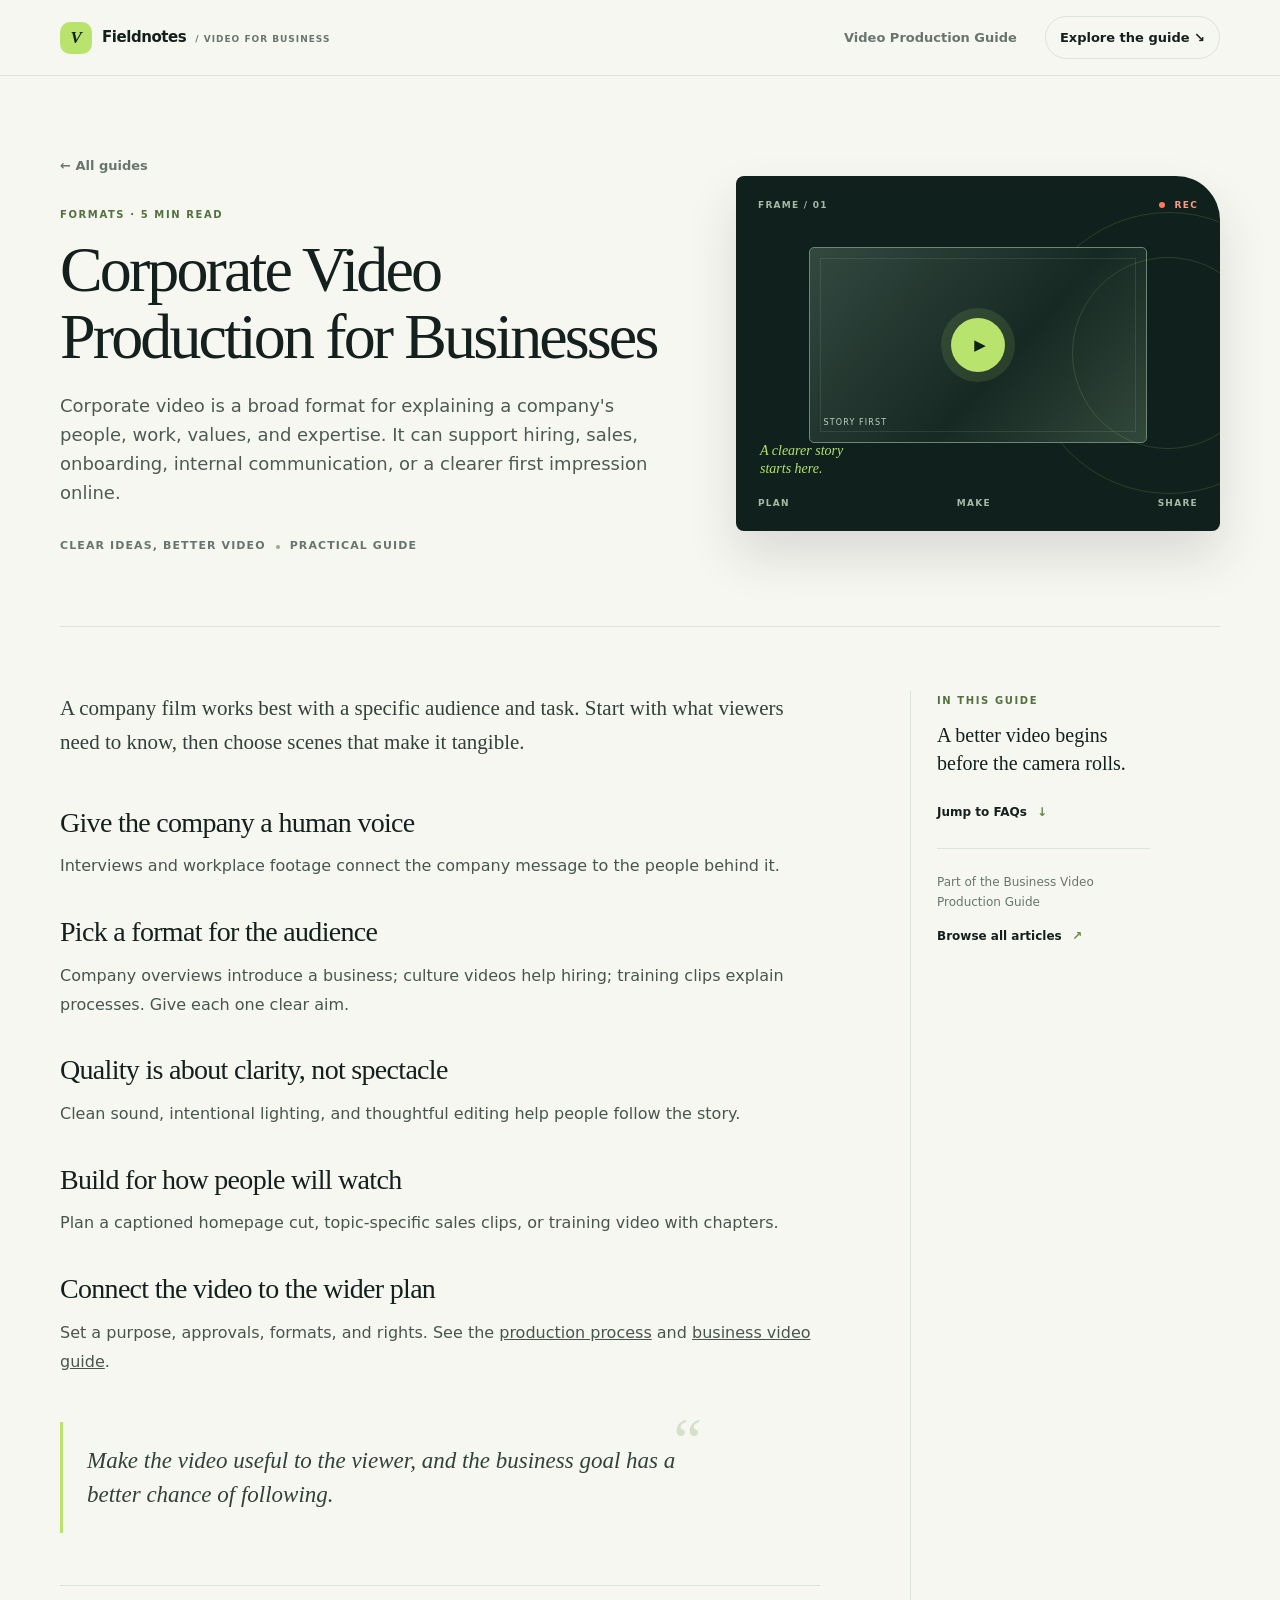
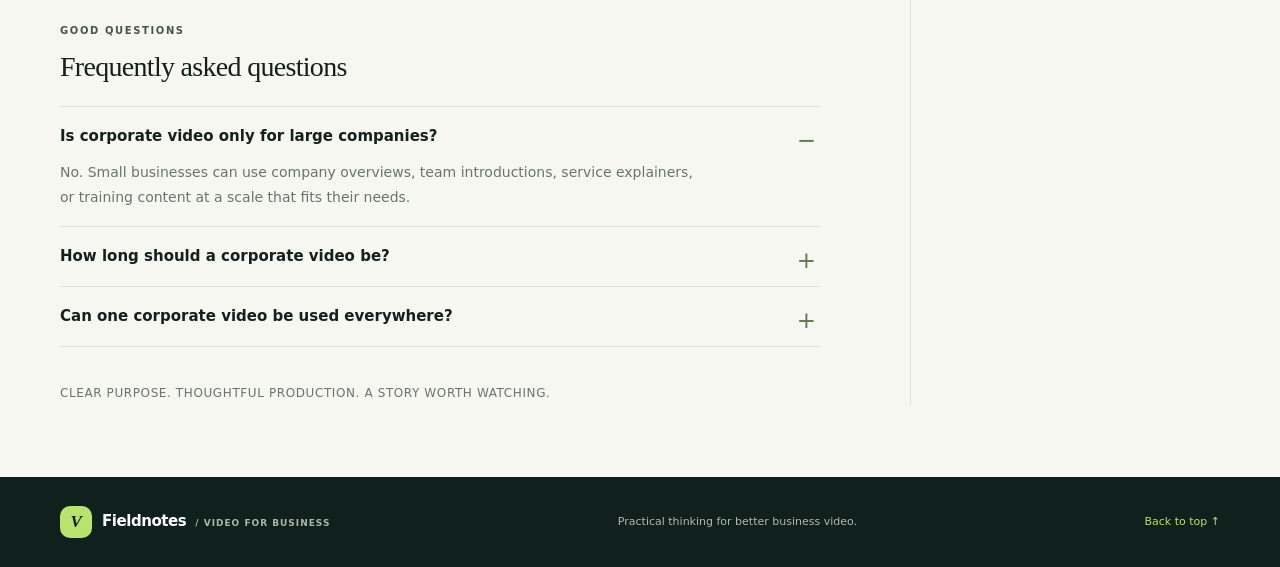
<file: testnewgptsite/corporate-video-production-for-business.html>
<!doctype html>
<html lang="en"><head><meta charset="utf-8"><meta name="viewport" content="width=device-width, initial-scale=1"><title>Corporate Video Production: Why Every Business Needs High-Quality Video Content | Business Video Production Guide</title><meta name="description" content="Learn what corporate video production can do for a business, which formats are useful, and how to make company video clear, credible, and effective."><meta name="robots" content="index,follow"><link rel="canonical" href="https://business-video-production-guide.windyhorn.chatgpt.site/corporate-video-production-for-business.html"><meta property="og:type" content="article"><meta property="og:title" content="Corporate Video Production for Businesses"><meta property="og:description" content="Learn what corporate video production can do for a business, which formats are useful, and how to make company video clear, credible, and effective."><meta property="og:url" content="https://business-video-production-guide.windyhorn.chatgpt.site/corporate-video-production-for-business.html"><meta name="theme-color" content="#101d1b"><link rel="stylesheet" href="./styles.css"><script type="application/ld+json">{"@context": "https://schema.org", "@type": "Article", "headline": "Corporate Video Production for Businesses", "description": "Learn what corporate video production can do for a business, which formats are useful, and how to make company video clear, credible, and effective.", "mainEntityOfPage": {"@type": "WebPage", "@id": "https://business-video-production-guide.windyhorn.chatgpt.site/corporate-video-production-for-business.html"}, "author": {"@type": "Organization", "name": "Business Video Production Guide"}, "publisher": {"@type": "Organization", "name": "Business Video Production Guide"}, "datePublished": "2026-10-31", "dateModified": "2026-10-31"}</script><script type="application/ld+json">{"@context": "https://schema.org", "@type": "FAQPage", "mainEntity": [{"@type": "Question", "name": "Is corporate video only for large companies?", "acceptedAnswer": {"@type": "Answer", "text": "No. Small businesses can use company overviews, team introductions, service explainers, or training content at a scale that fits their needs."}}, {"@type": "Question", "name": "How long should a corporate video be?", "acceptedAnswer": {"@type": "Answer", "text": "Use only the time needed to answer the viewer's question. A homepage introduction may be brief, while training or in-depth explanations can be longer."}}, {"@type": "Question", "name": "Can one corporate video be used everywhere?", "acceptedAnswer": {"@type": "Answer", "text": "A main film can provide source material, but audiences and placements differ. Plan shorter edits, captions, and formats for the channels that matter."}}]}</script></head>
<body><a class="skip-link" href="#main">Skip to article</a><header class="site-header"><div class="shell header-row"><a class="brand" href="./index.html"><span class="brand-mark">V</span><span>Fieldnotes<span class="brand-sub"> / VIDEO FOR BUSINESS</span></span></a><nav aria-label="Main navigation"><a href="./index.html">Video Production Guide</a><a class="nav-cta" href="./index.html#articles">Explore the guide <span>↘</span></a></nav></div></header>
<main id="main"><section class="hero shell"><div class="hero-copy"><a class="breadcrumb" href="./index.html">← All guides</a><p class="eyebrow">FORMATS · 5 MIN READ</p><h1>Corporate Video Production for Businesses</h1><p class="lede">Corporate video is a broad format for explaining a company&#x27;s people, work, values, and expertise. It can support hiring, sales, onboarding, internal communication, or a clearer first impression online.</p><div class="hero-meta"><span>Clear ideas, better video</span><span class="meta-dot"></span><span>Practical guide</span></div></div><div class="hero-art" aria-hidden="true"><div class="art-top"><span>FRAME / 01</span><span class="rec"><i></i> REC</span></div><div class="viewfinder"><div class="play-button">▶</div><div class="view-label">STORY FIRST</div></div><div class="art-bottom"><span>PLAN</span><span>MAKE</span><span>SHARE</span></div><div class="art-caption">A clearer story<br>starts here.</div></div></section>
<div class="shell content-layout"><article class="article-body"><div class="article-intro"><p>A company film works best with a specific audience and task. Start with what viewers need to know, then choose scenes that make it tangible.</p></div><section><h2>Give the company a human voice</h2><p>Interviews and workplace footage connect the company message to the people behind it.</p></section><section><h2>Pick a format for the audience</h2><p>Company overviews introduce a business; culture videos help hiring; training clips explain processes. Give each one clear aim.</p></section><section><h2>Quality is about clarity, not spectacle</h2><p>Clean sound, intentional lighting, and thoughtful editing help people follow the story.</p></section><section><h2>Build for how people will watch</h2><p>Plan a captioned homepage cut, topic-specific sales clips, or training video with chapters.</p></section><section><h2>Connect the video to the wider plan</h2><p>Set a purpose, approvals, formats, and rights. See the <a href="././complete-video-production-process.html">production process</a> and <a href="././index.html">business video guide</a>.</p></section><div class="pullquote"><span class="quote-mark">“</span><p>Make the video useful to the viewer, and the business goal has a better chance of following.</p></div><section class="faq" id="faq"><p class="eyebrow">GOOD QUESTIONS</p><h2>Frequently asked questions</h2><details open><summary>Is corporate video only for large companies?</summary><p>No. Small businesses can use company overviews, team introductions, service explainers, or training content at a scale that fits their needs.</p></details><details ><summary>How long should a corporate video be?</summary><p>Use only the time needed to answer the viewer&#x27;s question. A homepage introduction may be brief, while training or in-depth explanations can be longer.</p></details><details ><summary>Can one corporate video be used everywhere?</summary><p>A main film can provide source material, but audiences and placements differ. Plan shorter edits, captions, and formats for the channels that matter.</p></details></section><p class="article-end">Clear purpose. Thoughtful production. A story worth watching.</p></article><aside class="article-aside"><div class="aside-sticky"><p class="eyebrow">IN THIS GUIDE</p><p class="aside-title">A better video begins before the camera rolls.</p><a href="#faq" class="aside-link">Jump to FAQs <span>↓</span></a><div class="aside-rule"></div><p class="aside-note">Part of the Business Video Production Guide</p><a href="./index.html" class="aside-home">Browse all articles <span>↗</span></a></div></aside></div><div class="shell"></div></main>
<footer class="site-footer"><div class="shell footer-row"><a class="brand footer-brand" href="./index.html"><span class="brand-mark">V</span><span>Fieldnotes<span class="brand-sub"> / VIDEO FOR BUSINESS</span></span></a><p>Practical thinking for better business video.</p><a href="#main" class="back-top">Back to top ↑</a></div></footer></body></html>
</file>
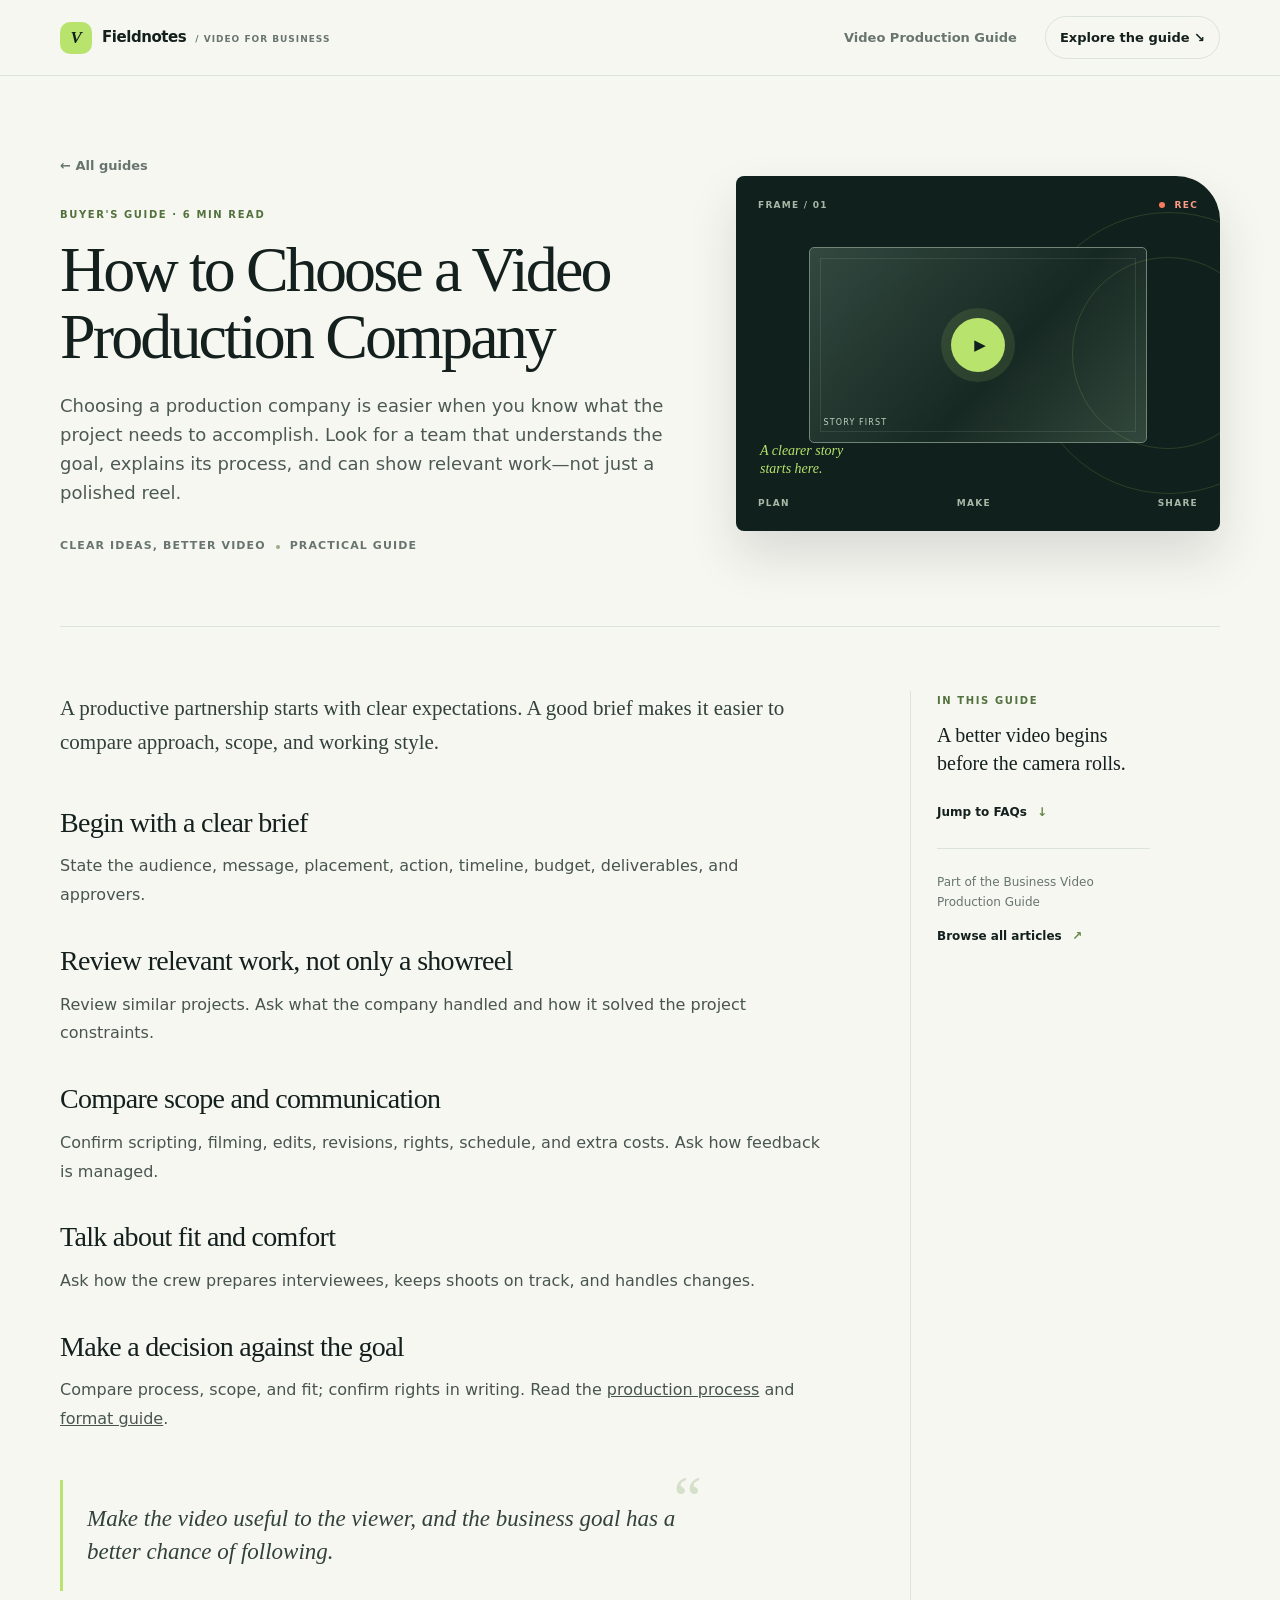
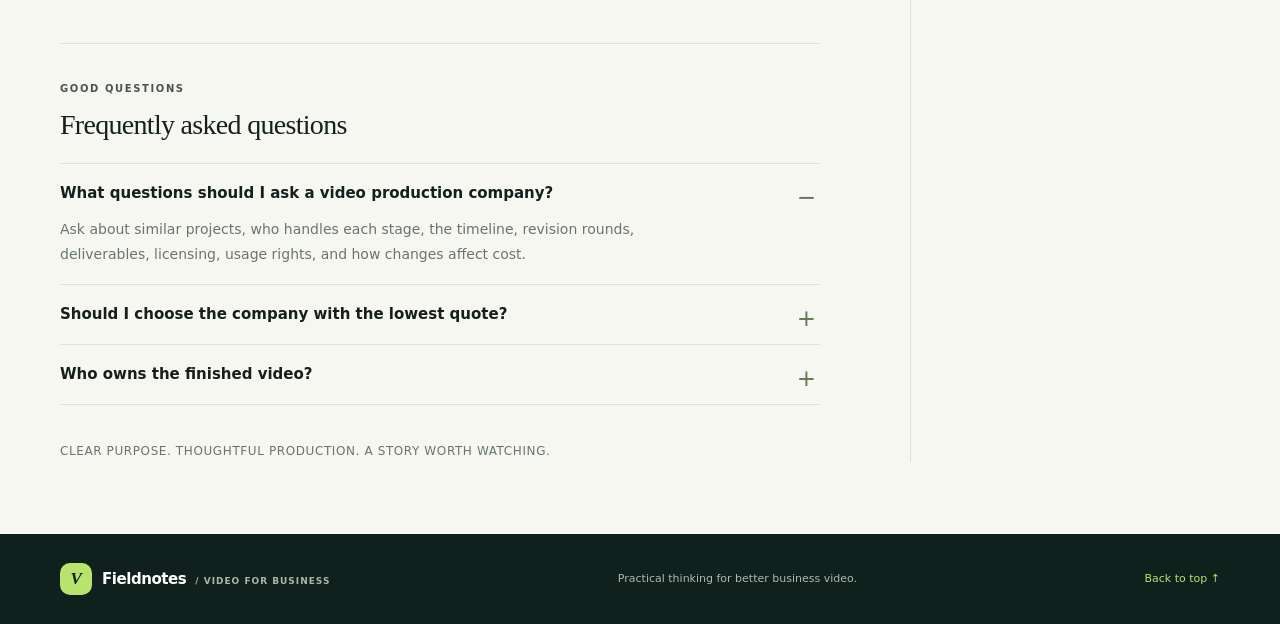
<file: testnewgptsite/how-to-choose-a-video-production-company-for-business.html>
<!doctype html>
<html lang="en"><head><meta charset="utf-8"><meta name="viewport" content="width=device-width, initial-scale=1"><title>How to Choose the Right Video Production Company for Your Business | Business Video Production Guide</title><meta name="description" content="Use these practical questions to compare video production companies, review portfolios, define project scope, and choose a partner for your business."><meta name="robots" content="index,follow"><link rel="canonical" href="https://business-video-production-guide.windyhorn.chatgpt.site/how-to-choose-a-video-production-company-for-business.html"><meta property="og:type" content="article"><meta property="og:title" content="How to Choose a Video Production Company"><meta property="og:description" content="Use these practical questions to compare video production companies, review portfolios, define project scope, and choose a partner for your business."><meta property="og:url" content="https://business-video-production-guide.windyhorn.chatgpt.site/how-to-choose-a-video-production-company-for-business.html"><meta name="theme-color" content="#101d1b"><link rel="stylesheet" href="./styles.css"><script type="application/ld+json">{"@context": "https://schema.org", "@type": "Article", "headline": "How to Choose a Video Production Company", "description": "Use these practical questions to compare video production companies, review portfolios, define project scope, and choose a partner for your business.", "mainEntityOfPage": {"@type": "WebPage", "@id": "https://business-video-production-guide.windyhorn.chatgpt.site/how-to-choose-a-video-production-company-for-business.html"}, "author": {"@type": "Organization", "name": "Business Video Production Guide"}, "publisher": {"@type": "Organization", "name": "Business Video Production Guide"}, "datePublished": "2026-10-31", "dateModified": "2026-10-31"}</script><script type="application/ld+json">{"@context": "https://schema.org", "@type": "FAQPage", "mainEntity": [{"@type": "Question", "name": "What questions should I ask a video production company?", "acceptedAnswer": {"@type": "Answer", "text": "Ask about similar projects, who handles each stage, the timeline, revision rounds, deliverables, licensing, usage rights, and how changes affect cost."}}, {"@type": "Question", "name": "Should I choose the company with the lowest quote?", "acceptedAnswer": {"@type": "Answer", "text": "Compare like-for-like scope and deliverables first. The lowest price may omit planning, versions, rights, or revisions that matter to your project."}}, {"@type": "Question", "name": "Who owns the finished video?", "acceptedAnswer": {"@type": "Answer", "text": "Ownership and usage rights depend on the agreement. Confirm who owns footage and final edits, where you can use them, and whether music or other assets have licensing limits."}}]}</script></head>
<body><a class="skip-link" href="#main">Skip to article</a><header class="site-header"><div class="shell header-row"><a class="brand" href="./index.html"><span class="brand-mark">V</span><span>Fieldnotes<span class="brand-sub"> / VIDEO FOR BUSINESS</span></span></a><nav aria-label="Main navigation"><a href="./index.html">Video Production Guide</a><a class="nav-cta" href="./index.html#articles">Explore the guide <span>↘</span></a></nav></div></header>
<main id="main"><section class="hero shell"><div class="hero-copy"><a class="breadcrumb" href="./index.html">← All guides</a><p class="eyebrow">BUYER&#x27;S GUIDE · 6 MIN READ</p><h1>How to Choose a Video Production Company</h1><p class="lede">Choosing a production company is easier when you know what the project needs to accomplish. Look for a team that understands the goal, explains its process, and can show relevant work—not just a polished reel.</p><div class="hero-meta"><span>Clear ideas, better video</span><span class="meta-dot"></span><span>Practical guide</span></div></div><div class="hero-art" aria-hidden="true"><div class="art-top"><span>FRAME / 01</span><span class="rec"><i></i> REC</span></div><div class="viewfinder"><div class="play-button">▶</div><div class="view-label">STORY FIRST</div></div><div class="art-bottom"><span>PLAN</span><span>MAKE</span><span>SHARE</span></div><div class="art-caption">A clearer story<br>starts here.</div></div></section>
<div class="shell content-layout"><article class="article-body"><div class="article-intro"><p>A productive partnership starts with clear expectations. A good brief makes it easier to compare approach, scope, and working style.</p></div><section><h2>Begin with a clear brief</h2><p>State the audience, message, placement, action, timeline, budget, deliverables, and approvers.</p></section><section><h2>Review relevant work, not only a showreel</h2><p>Review similar projects. Ask what the company handled and how it solved the project constraints.</p></section><section><h2>Compare scope and communication</h2><p>Confirm scripting, filming, edits, revisions, rights, schedule, and extra costs. Ask how feedback is managed.</p></section><section><h2>Talk about fit and comfort</h2><p>Ask how the crew prepares interviewees, keeps shoots on track, and handles changes.</p></section><section><h2>Make a decision against the goal</h2><p>Compare process, scope, and fit; confirm rights in writing. Read the <a href="././complete-video-production-process.html">production process</a> and <a href="././commercial-video-vs-social-media-videos.html">format guide</a>.</p></section><div class="pullquote"><span class="quote-mark">“</span><p>Make the video useful to the viewer, and the business goal has a better chance of following.</p></div><section class="faq" id="faq"><p class="eyebrow">GOOD QUESTIONS</p><h2>Frequently asked questions</h2><details open><summary>What questions should I ask a video production company?</summary><p>Ask about similar projects, who handles each stage, the timeline, revision rounds, deliverables, licensing, usage rights, and how changes affect cost.</p></details><details ><summary>Should I choose the company with the lowest quote?</summary><p>Compare like-for-like scope and deliverables first. The lowest price may omit planning, versions, rights, or revisions that matter to your project.</p></details><details ><summary>Who owns the finished video?</summary><p>Ownership and usage rights depend on the agreement. Confirm who owns footage and final edits, where you can use them, and whether music or other assets have licensing limits.</p></details></section><p class="article-end">Clear purpose. Thoughtful production. A story worth watching.</p></article><aside class="article-aside"><div class="aside-sticky"><p class="eyebrow">IN THIS GUIDE</p><p class="aside-title">A better video begins before the camera rolls.</p><a href="#faq" class="aside-link">Jump to FAQs <span>↓</span></a><div class="aside-rule"></div><p class="aside-note">Part of the Business Video Production Guide</p><a href="./index.html" class="aside-home">Browse all articles <span>↗</span></a></div></aside></div><div class="shell"></div></main>
<footer class="site-footer"><div class="shell footer-row"><a class="brand footer-brand" href="./index.html"><span class="brand-mark">V</span><span>Fieldnotes<span class="brand-sub"> / VIDEO FOR BUSINESS</span></span></a><p>Practical thinking for better business video.</p><a href="#main" class="back-top">Back to top ↑</a></div></footer></body></html>
</file>
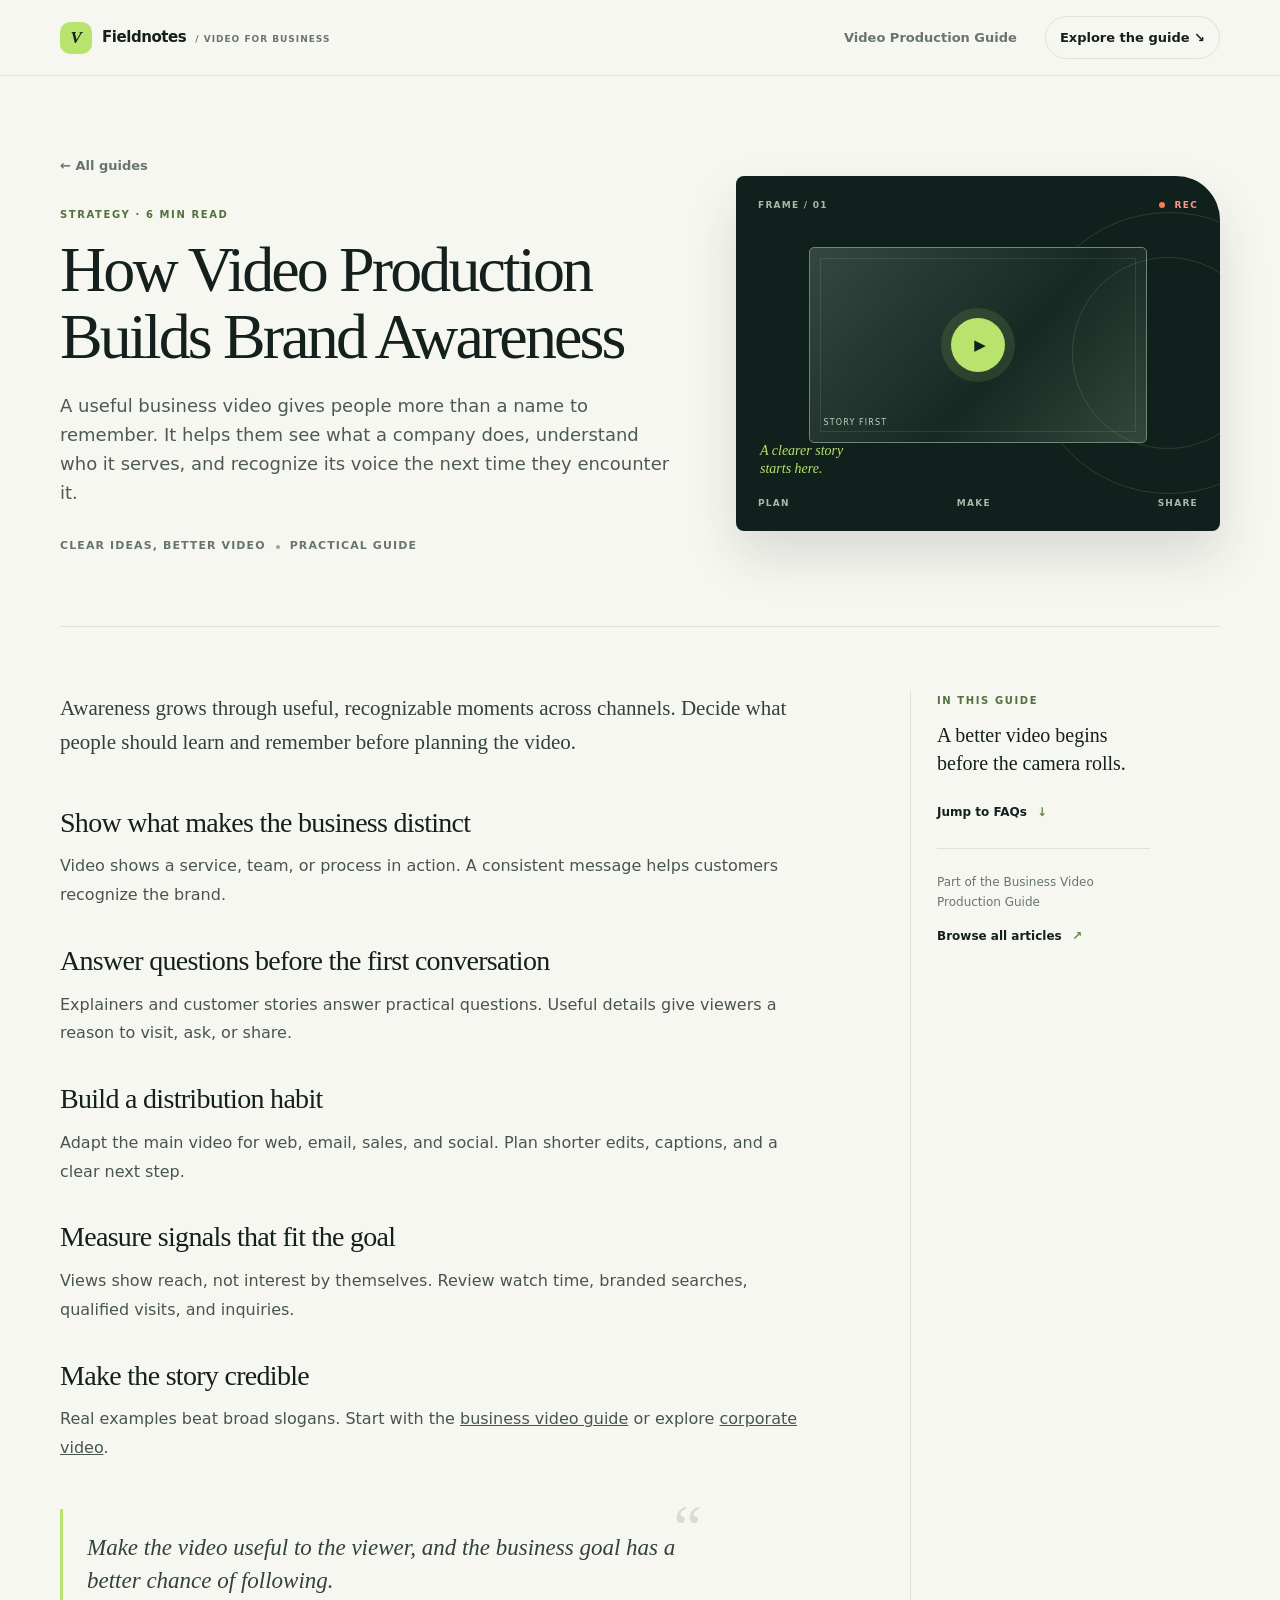
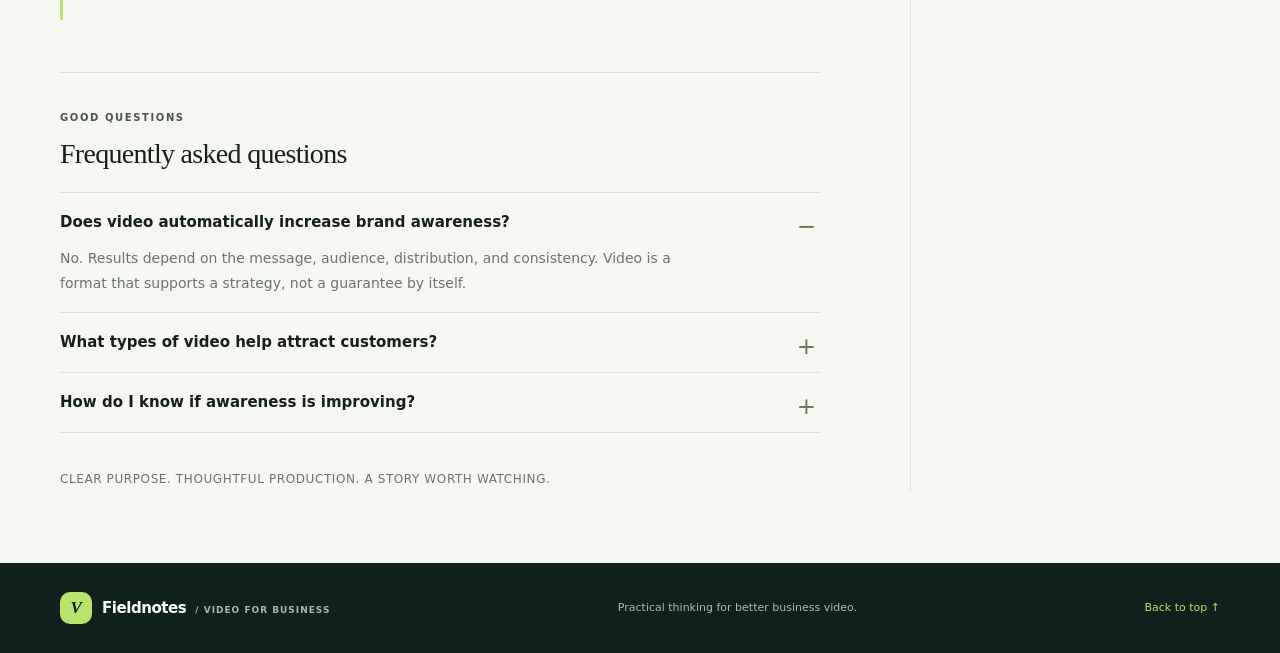
<file: testnewgptsite/professional-video-production-brand-awareness.html>
<!doctype html>
<html lang="en"><head><meta charset="utf-8"><meta name="viewport" content="width=device-width, initial-scale=1"><title>How Professional Video Production Helps Businesses Build Brand Awareness and Attract More Customers | Business Video Production Guide</title><meta name="description" content="See how professional video production helps businesses explain what they do, build recognition, and attract the right customers across useful channels."><meta name="robots" content="index,follow"><link rel="canonical" href="https://business-video-production-guide.windyhorn.chatgpt.site/professional-video-production-brand-awareness.html"><meta property="og:type" content="article"><meta property="og:title" content="How Video Production Builds Brand Awareness"><meta property="og:description" content="See how professional video production helps businesses explain what they do, build recognition, and attract the right customers across useful channels."><meta property="og:url" content="https://business-video-production-guide.windyhorn.chatgpt.site/professional-video-production-brand-awareness.html"><meta name="theme-color" content="#101d1b"><link rel="stylesheet" href="./styles.css"><script type="application/ld+json">{"@context": "https://schema.org", "@type": "Article", "headline": "How Video Production Builds Brand Awareness", "description": "See how professional video production helps businesses explain what they do, build recognition, and attract the right customers across useful channels.", "mainEntityOfPage": {"@type": "WebPage", "@id": "https://business-video-production-guide.windyhorn.chatgpt.site/professional-video-production-brand-awareness.html"}, "author": {"@type": "Organization", "name": "Business Video Production Guide"}, "publisher": {"@type": "Organization", "name": "Business Video Production Guide"}, "datePublished": "2026-10-31", "dateModified": "2026-10-31"}</script><script type="application/ld+json">{"@context": "https://schema.org", "@type": "FAQPage", "mainEntity": [{"@type": "Question", "name": "Does video automatically increase brand awareness?", "acceptedAnswer": {"@type": "Answer", "text": "No. Results depend on the message, audience, distribution, and consistency. Video is a format that supports a strategy, not a guarantee by itself."}}, {"@type": "Question", "name": "What types of video help attract customers?", "acceptedAnswer": {"@type": "Answer", "text": "Explainers, service demonstrations, customer stories, and short educational clips can help when they answer a question the intended audience already has."}}, {"@type": "Question", "name": "How do I know if awareness is improving?", "acceptedAnswer": {"@type": "Answer", "text": "Use several indicators together, such as relevant reach, watch time, branded search activity, qualified website visits, and feedback from sales conversations."}}]}</script></head>
<body><a class="skip-link" href="#main">Skip to article</a><header class="site-header"><div class="shell header-row"><a class="brand" href="./index.html"><span class="brand-mark">V</span><span>Fieldnotes<span class="brand-sub"> / VIDEO FOR BUSINESS</span></span></a><nav aria-label="Main navigation"><a href="./index.html">Video Production Guide</a><a class="nav-cta" href="./index.html#articles">Explore the guide <span>↘</span></a></nav></div></header>
<main id="main"><section class="hero shell"><div class="hero-copy"><a class="breadcrumb" href="./index.html">← All guides</a><p class="eyebrow">STRATEGY · 6 MIN READ</p><h1>How Video Production Builds Brand Awareness</h1><p class="lede">A useful business video gives people more than a name to remember. It helps them see what a company does, understand who it serves, and recognize its voice the next time they encounter it.</p><div class="hero-meta"><span>Clear ideas, better video</span><span class="meta-dot"></span><span>Practical guide</span></div></div><div class="hero-art" aria-hidden="true"><div class="art-top"><span>FRAME / 01</span><span class="rec"><i></i> REC</span></div><div class="viewfinder"><div class="play-button">▶</div><div class="view-label">STORY FIRST</div></div><div class="art-bottom"><span>PLAN</span><span>MAKE</span><span>SHARE</span></div><div class="art-caption">A clearer story<br>starts here.</div></div></section>
<div class="shell content-layout"><article class="article-body"><div class="article-intro"><p>Awareness grows through useful, recognizable moments across channels. Decide what people should learn and remember before planning the video.</p></div><section><h2>Show what makes the business distinct</h2><p>Video shows a service, team, or process in action. A consistent message helps customers recognize the brand.</p></section><section><h2>Answer questions before the first conversation</h2><p>Explainers and customer stories answer practical questions. Useful details give viewers a reason to visit, ask, or share.</p></section><section><h2>Build a distribution habit</h2><p>Adapt the main video for web, email, sales, and social. Plan shorter edits, captions, and a clear next step.</p></section><section><h2>Measure signals that fit the goal</h2><p>Views show reach, not interest by themselves. Review watch time, branded searches, qualified visits, and inquiries.</p></section><section><h2>Make the story credible</h2><p>Real examples beat broad slogans. Start with the <a href="././index.html">business video guide</a> or explore <a href="././corporate-video-production-for-business.html">corporate video</a>.</p></section><div class="pullquote"><span class="quote-mark">“</span><p>Make the video useful to the viewer, and the business goal has a better chance of following.</p></div><section class="faq" id="faq"><p class="eyebrow">GOOD QUESTIONS</p><h2>Frequently asked questions</h2><details open><summary>Does video automatically increase brand awareness?</summary><p>No. Results depend on the message, audience, distribution, and consistency. Video is a format that supports a strategy, not a guarantee by itself.</p></details><details ><summary>What types of video help attract customers?</summary><p>Explainers, service demonstrations, customer stories, and short educational clips can help when they answer a question the intended audience already has.</p></details><details ><summary>How do I know if awareness is improving?</summary><p>Use several indicators together, such as relevant reach, watch time, branded search activity, qualified website visits, and feedback from sales conversations.</p></details></section><p class="article-end">Clear purpose. Thoughtful production. A story worth watching.</p></article><aside class="article-aside"><div class="aside-sticky"><p class="eyebrow">IN THIS GUIDE</p><p class="aside-title">A better video begins before the camera rolls.</p><a href="#faq" class="aside-link">Jump to FAQs <span>↓</span></a><div class="aside-rule"></div><p class="aside-note">Part of the Business Video Production Guide</p><a href="./index.html" class="aside-home">Browse all articles <span>↗</span></a></div></aside></div><div class="shell"></div></main>
<footer class="site-footer"><div class="shell footer-row"><a class="brand footer-brand" href="./index.html"><span class="brand-mark">V</span><span>Fieldnotes<span class="brand-sub"> / VIDEO FOR BUSINESS</span></span></a><p>Practical thinking for better business video.</p><a href="#main" class="back-top">Back to top ↑</a></div></footer></body></html>
</file>
<file: testnewgptsite/styles.css>
@charset "UTF-8";:root{--ink:#14201d;--muted:#68756f;--paper:#f7f7f2;--line:#dce2dc;--green:#b8e36d;--deep:#10201c;--coral:#fa795e;--serif:Georgia,'Times New Roman',serif;--sans:Inter,ui-sans-serif,system-ui,-apple-system,BlinkMacSystemFont,'Segoe UI',sans-serif}*{box-sizing:border-box}html{scroll-behavior:smooth}body{margin:0;background:var(--paper);color:var(--ink);font:16px/1.65 var(--sans);-webkit-font-smoothing:antialiased}a{color:inherit}.shell{width:min(1160px,calc(100% - 48px));margin:auto}.skip-link{position:absolute;left:-9999px;top:12px;background:var(--green);padding:8px 14px;z-index:9}.skip-link:focus{left:12px}.site-header{height:76px;border-bottom:1px solid var(--line)}.header-row{display:flex;align-items:center;justify-content:space-between;height:100%}.brand{display:flex;align-items:center;gap:10px;text-decoration:none;font-weight:750;font-size:15px;letter-spacing:-.03em}.brand-mark{display:grid;place-items:center;background:var(--green);color:var(--deep);width:32px;height:32px;border-radius:10px;font:bold italic 17px var(--serif)}.brand-sub{font-size:9px;font-weight:700;letter-spacing:.11em;color:var(--muted);margin-left:5px}.site-header nav{display:flex;align-items:center;gap:28px;font-size:13px;font-weight:650}.site-header nav a{text-decoration:none}.site-header nav a:first-child{color:var(--muted)}.nav-cta{padding:10px 14px;border:1px solid var(--line);border-radius:999px}.hero{padding:76px 0 70px;display:grid;grid-template-columns:1.12fr .88fr;gap:60px;align-items:center}.breadcrumb{text-decoration:none;color:var(--muted);font-size:13px;font-weight:600}.eyebrow{font-size:10px;letter-spacing:.16em;color:#52713d;font-weight:800;margin:29px 0 12px}.hero h1{font:500 clamp(40px,5.1vw,64px)/1.05 var(--serif);letter-spacing:-.045em;max-width:700px;margin:0}.lede{font-size:18px;line-height:1.6;color:#4d5a54;max-width:620px;margin:22px 0}.hero-meta{display:flex;gap:10px;align-items:center;color:var(--muted);font-size:11px;text-transform:uppercase;letter-spacing:.1em;font-weight:700;margin-top:30px}.meta-dot{width:4px;height:4px;border-radius:50%;background:#9bab8a}.hero-art{height:355px;position:relative;overflow:hidden;border-radius:8px 44px 8px 8px;background:var(--deep);color:#e9f3df;padding:22px;box-shadow:0 25px 50px #1c292122}.hero-art:before,.hero-art:after{content:"";position:absolute;border:1px solid #b8e36d28;border-radius:50%;right:-90px;top:36px;width:280px;height:280px}.hero-art:after{right:-44px;top:81px;width:190px;height:190px}.art-top,.art-bottom{position:relative;z-index:2;display:flex;justify-content:space-between;font-size:9px;letter-spacing:.14em;font-weight:700;color:#a8b9a8}.rec{color:#ff9a87}.rec i{display:inline-block;width:6px;height:6px;border-radius:50%;background:var(--coral);margin-right:5px}.viewfinder{position:absolute;left:15%;top:20%;width:70%;height:55%;border:1px solid #708478;border-radius:5px;display:grid;place-items:center;background:linear-gradient(132deg,#334940,#172923 58%,#33483c)}.viewfinder:before{content:"";position:absolute;inset:10px;border:1px solid #d7e3d41c}.play-button{position:relative;z-index:1;width:54px;height:54px;border-radius:50%;display:grid;place-items:center;padding-left:4px;color:var(--deep);background:var(--green);font-size:15px;box-shadow:0 0 0 10px #b8e36d20}.view-label{position:absolute;bottom:12px;left:14px;z-index:1;font-size:8px;letter-spacing:.14em;color:#c0d1c0}.art-bottom{position:absolute;bottom:20px;left:22px;right:22px}.art-caption{position:absolute;bottom:53px;left:24px;font:italic 14px/1.3 var(--serif);color:var(--green)}.content-layout{display:grid;grid-template-columns:minmax(0,760px) 240px;gap:90px;padding:64px 0 72px;border-top:1px solid var(--line)}.article-body{font-size:16px;line-height:1.8}.article-intro{font:21px/1.65 var(--serif);display:flex;gap:14px;margin:0 0 46px;color:#32413b}.dropcap{font-size:70px;line-height:1;color:#66874b}.article-intro p{margin:0}.article-body section{margin:0 0 34px}.article-body h2,.library h2,.related h2{font:500 28px/1.2 var(--serif);letter-spacing:-.025em;margin:0 0 13px}.article-body section p{margin:0;color:#48554f}.pullquote{position:relative;margin:46px 0 52px;padding:22px 0 22px 24px;border-left:3px solid var(--green);max-width:650px}.pullquote p{font:italic 23px/1.45 var(--serif);color:#32413b;margin:0}.quote-mark{position:absolute;right:8px;top:-13px;font:64px/1 var(--serif);color:#d4e0ca}.faq{border-top:1px solid var(--line);padding-top:36px}.faq .eyebrow,.related .eyebrow,.library .eyebrow{margin:0 0 10px}.faq h2{margin-bottom:22px}.faq details{border-top:1px solid var(--line);padding:16px 0}.faq details:last-child{border-bottom:1px solid var(--line)}.faq summary{cursor:pointer;font-weight:700;font-size:15px;list-style:none;padding-right:30px;position:relative}.faq summary::-webkit-details-marker{display:none}.faq summary:after{content:"+";position:absolute;right:4px;top:-3px;font-size:23px;font-weight:400;color:#627953}.faq details[open] summary:after{content:"−"}.faq details p{max-width:640px;color:var(--muted);margin:10px 28px 0 0;font-size:14px}.article-end{font-size:12px;letter-spacing:.05em;text-transform:uppercase;color:var(--muted);margin:36px 0 0}.article-aside{border-left:1px solid var(--line);padding-left:26px}.aside-sticky{position:sticky;top:30px}.aside-sticky .eyebrow{margin-top:2px}.aside-title{font:20px/1.4 var(--serif);margin:0 0 21px}.aside-link,.aside-home{text-decoration:none;font-size:12px;font-weight:700}.aside-link span,.aside-home span{color:#658744;margin-left:6px}.aside-rule{height:1px;background:var(--line);margin:24px 0}.aside-note{font-size:12px;color:var(--muted);margin:0 0 9px}.library,.related{padding:50px 0 82px;border-top:1px solid var(--line)}.library>p:not(.eyebrow){max-width:650px;color:var(--muted);margin:0 0 28px}.card-grid{display:grid;grid-template-columns:repeat(3,1fr);gap:12px}.article-card{position:relative;display:flex;flex-direction:column;min-height:190px;padding:21px;background:#fff;border:1px solid var(--line);border-radius:8px;text-decoration:none;transition:transform .2s,border-color .2s}.article-card:hover{transform:translateY(-3px);border-color:#9db887}.article-card .eyebrow{margin:25px 0 8px;font-size:9px}.article-card strong{font:20px/1.25 var(--serif);max-width:260px}.card-arrow{position:absolute;right:18px;top:15px;color:#5d7849}.card-read{font-size:10px;text-transform:uppercase;letter-spacing:.08em;color:var(--muted);margin-top:auto;padding-top:16px}.related ul{margin:22px 0 0;padding:0;display:grid;grid-template-columns:1fr 1fr;gap:12px;list-style:none}.related li a{height:100%;min-height:75px;padding:17px 18px;background:#fff;border:1px solid var(--line);border-radius:7px;text-decoration:none;display:flex;justify-content:space-between;align-items:center;font:17px/1.3 var(--serif)}.related li a:hover{border-color:#9db887}.related li span{color:#63824e}.site-footer{background:var(--deep);color:#e9f1e8;padding:25px 0}.footer-row{display:flex;align-items:center;justify-content:space-between}.footer-brand{color:white}.footer-brand .brand-sub{color:#aab8aa}.site-footer p{font-size:11px;color:#adbaae}.back-top{text-decoration:none;font-size:11px;color:var(--green)}@media(max-width:850px){.hero{gap:34px;grid-template-columns:1fr .75fr;padding:58px 0}.hero-art{height:290px}.content-layout{grid-template-columns:minmax(0,1fr) 205px;gap:40px}.card-grid{grid-template-columns:repeat(2,1fr)}}@media(max-width:650px){.shell{width:min(100% - 36px,520px)}.site-header{height:64px}.brand{font-size:14px}.brand-sub{font-size:8px}.site-header nav{gap:12px}.site-header nav>a:first-child{display:none}.nav-cta{font-size:11px;padding:8px 11px}.hero{display:flex;flex-direction:column;align-items:stretch;gap:25px;padding:38px 0 44px}.hero .eyebrow{margin-top:23px}.hero h1{font-size:clamp(37px,11vw,51px)}.lede{font-size:16px;margin-top:17px}.hero-art{height:260px}.content-layout{display:block;padding:42px 0 52px}.article-body{font-size:15px}.article-intro{font-size:19px;margin-bottom:35px}.dropcap{font-size:60px}.article-body h2,.library h2,.related h2{font-size:25px}.article-aside{display:none}.pullquote p{font-size:21px}.card-grid,.related ul{grid-template-columns:1fr}.article-card{min-height:155px}.related li a{min-height:65px}.library,.related{padding:39px 0 54px}.footer-row{flex-wrap:wrap;gap:6px 16px}.site-footer p{width:100%;order:3;margin:5px 0 0}.back-top{margin-left:auto}}@media(prefers-reduced-motion:reduce){*,*:before,*:after{scroll-behavior:auto!important;transition:none!important}}
</file>
